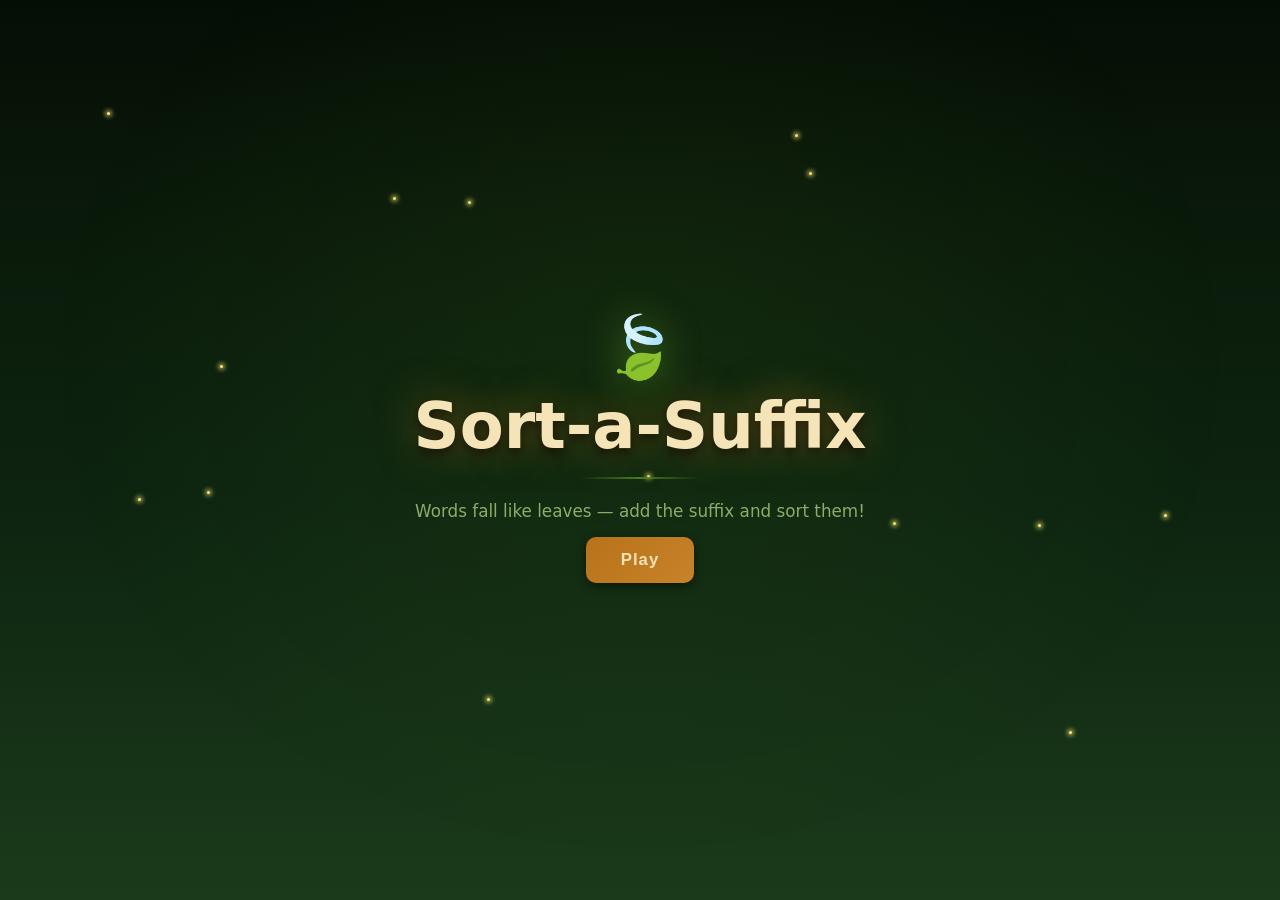
<file: SortASuffix/index.html>
<!DOCTYPE html>
<html lang="en">
<head>
<meta charset="UTF-8">
<meta name="viewport" content="width=device-width, initial-scale=1.0">
<title>Sort-a-Suffix</title>
<style>
*, *::before, *::after { box-sizing: border-box; margin: 0; padding: 0; }
html, body { width: 100%; height: 100%; overflow: hidden; user-select: none; }

body {
  font-family: 'Segoe UI', system-ui, sans-serif;
  background: linear-gradient(180deg, #050E05 0%, #0A1A0A 25%, #0D2410 55%, #1B3A1B 100%);
  color: #F4E4B8;
}

.screen {
  position: fixed; inset: 0;
  display: flex; flex-direction: column;
  align-items: center; justify-content: center;
  gap: 1.4rem; padding: 2rem; z-index: 10;
}
.hidden { display: none !important; }

.btn {
  background: linear-gradient(135deg, #B8731A, #C8832A);
  color: #F4E4B8; border: none;
  padding: 0.8rem 2.2rem; border-radius: 10px;
  font-size: 1.05rem; font-weight: 700; cursor: pointer;
  letter-spacing: 0.06em;
  transition: filter 0.15s, transform 0.1s;
  box-shadow: 0 3px 10px rgba(0,0,0,0.5);
}
.btn:hover { filter: brightness(1.15); transform: translateY(-2px); }
.btn:active { transform: translateY(0); filter: brightness(0.95); }
.btn-outline {
  background: transparent; border: 2px solid #4A7C1F; color: #A8C880;
}
.btn-outline:hover { background: rgba(74,124,31,0.25); filter: none; }

/* INTRO */
#screen-intro {
  background: radial-gradient(ellipse at 50% 40%, rgba(74,124,31,0.12) 0%, transparent 65%);
  text-align: center; gap: 1rem;
}
.intro-icon { font-size: 3.8rem; line-height: 1; filter: drop-shadow(0 0 18px rgba(74,124,31,0.9)); }
.intro-title {
  font-size: clamp(2.6rem, 6vw, 4rem); font-weight: 900; color: #F4E4B8;
  line-height: 1; text-shadow: 0 0 40px rgba(200,131,42,0.5), 0 4px 12px rgba(0,0,0,0.9);
}
.intro-tagline { font-size: 1.05rem; color: #8AAD6A; margin-top: 0.2rem; }
.intro-deco {
  width: 120px; height: 2px;
  background: linear-gradient(90deg, transparent, #4A7C1F, transparent);
  margin: 0.2rem auto;
}

/* HOW TO PLAY */
#screen-howtoplay {
  max-width: 520px; width: 100%;
  align-items: center; text-align: center;
}
.htp-title {
  font-size: 1.8rem; font-weight: 800; color: #C8832A;
  text-align: center; letter-spacing: 0.02em;
}
.steps { list-style: none; width: 100%; display: flex; flex-direction: column; gap: 0.7rem; }
.steps li {
  display: flex; align-items: flex-start; gap: 0.9rem;
  background: rgba(13,36,16,0.7); border: 1px solid rgba(74,124,31,0.35);
  border-radius: 10px; padding: 0.75rem 1rem; text-align: left;
}
.step-n {
  background: #C8832A; color: #F4E4B8;
  width: 26px; height: 26px; border-radius: 50%;
  display: flex; align-items: center; justify-content: center;
  font-weight: 800; font-size: 0.85rem; flex-shrink: 0;
}
.step-t { font-size: 0.92rem; line-height: 1.6; color: #E0D0A0; }
.step-t strong { color: #F4E4B8; }
.step-t em { color: #A8D878; font-style: normal; font-weight: 700; }
.step-t .pos { color: #90EE90; font-weight: 700; }
.step-t .neg { color: #FF8A80; font-weight: 700; }

/* DIFFICULTY SELECT */
#screen-difficulty { text-align: center; }
.diff-title { font-size: 1.9rem; font-weight: 800; color: #C8832A; }
.diff-sub { font-size: 0.95rem; color: #8AAD6A; margin-top: -0.4rem; }
.diff-grid {
  display: flex; gap: 1.2rem;
  margin-top: 0.4rem; flex-wrap: wrap; justify-content: center;
}
.d-btn {
  background: rgba(13,36,16,0.8); border: 2px solid #2D5A1B; color: #F4E4B8;
  padding: 1.4rem 2rem; border-radius: 14px;
  cursor: pointer; min-width: 130px;
  display: flex; flex-direction: column; align-items: center; gap: 0.4rem;
  transition: border-color 0.15s, background 0.15s, transform 0.1s, box-shadow 0.15s;
}
.d-btn:hover {
  border-color: #C8832A; background: rgba(74,124,31,0.3);
  transform: translateY(-3px); box-shadow: 0 6px 16px rgba(200,131,42,0.25);
}
.d-icon { font-size: 2rem; }
.d-label { font-size: 1.2rem; font-weight: 800; }
.d-hint { font-size: 0.7rem; color: #6B9E3F; letter-spacing: 0.04em; }

/* GAME SCREEN */
#screen-game { padding: 0; justify-content: flex-start; z-index: 1; background: none; }

.g-header {
  width: 100%; display: flex; align-items: center; justify-content: space-between;
  padding: 0.65rem 1.4rem; background: rgba(0,0,0,0.6);
  border-bottom: 1px solid rgba(74,124,31,0.3);
  position: relative; z-index: 20; flex-shrink: 0;
}
.g-score { font-size: 1.25rem; font-weight: 800; color: #C8832A; }
.g-score span { color: #F4E4B8; }
.g-round { font-size: 0.95rem; color: #A8C880; font-weight: 600; }
.g-difficulty { font-size: 0.85rem; color: #6B9E3F; }

#game-area { flex: 1; width: 100%; position: relative; overflow: hidden; }

#inst-banner {
  position: absolute; top: 12px; left: 50%; transform: translateX(-50%);
  background: rgba(0,0,0,0.55); border: 1px solid rgba(74,124,31,0.4);
  border-radius: 20px; padding: 0.35rem 1.1rem;
  font-size: 0.82rem; color: #A8C880; white-space: nowrap;
  z-index: 10; pointer-events: none; transition: opacity 0.3s;
}

.forest-floor { position: absolute; bottom: 0; left: 0; right: 0; pointer-events: none; z-index: 2; }

.word-card {
  position: absolute;
  background: linear-gradient(140deg, #3A6618, #4A7C1F 60%, #3D6815);
  border: 2px solid #6BAA3A; color: #F4E4B8;
  padding: 0.45rem 1rem; border-radius: 44% 12% 44% 12%;
  font-size: 1rem; font-weight: 700; cursor: pointer; white-space: nowrap;
  text-shadow: 0 1px 4px rgba(0,0,0,0.7);
  box-shadow: 0 3px 10px rgba(0,0,0,0.5), inset 0 1px 0 rgba(255,255,255,0.08);
  transition: border-color 0.12s, box-shadow 0.12s;
  z-index: 5; will-change: transform, top, left;
}
.word-card:hover { border-color: #C8832A; }
.word-card.selected {
  border-color: #FFD700;
  box-shadow: 0 0 0 3px rgba(255,215,0,0.35), 0 4px 16px rgba(255,215,0,0.4), 0 3px 10px rgba(0,0,0,0.5);
  background: linear-gradient(140deg, #4A7C1F, #5A9020 60%, #487018);
  z-index: 15;
}

.score-pop {
  position: absolute; font-size: 1.15rem; font-weight: 800;
  pointer-events: none; z-index: 100;
  animation: popFloat 1s ease forwards;
  text-shadow: 0 2px 6px rgba(0,0,0,0.8);
}
.score-pop.pos { color: #90EE90; }
.score-pop.neg { color: #FF8A80; }
@keyframes popFloat {
  0%   { opacity: 1; transform: translateY(0) scale(1); }
  20%  { transform: translateY(-8px) scale(1.15); }
  100% { opacity: 0; transform: translateY(-44px) scale(0.9); }
}

/* BUCKETS */
.buckets-row {
  width: 100%; display: flex;
  background: rgba(0,0,0,0.7); border-top: 2px solid rgba(107,58,42,0.5);
  position: relative; z-index: 20; flex-shrink: 0; height: 150px;
}
.bucket {
  flex: 1; display: flex; flex-direction: column;
  align-items: center; justify-content: center;
  cursor: pointer; gap: 0.4rem; padding: 0.7rem;
  border-right: 1px solid rgba(107,58,42,0.35);
  transition: background 0.15s; position: relative; overflow: hidden;
}
.bucket:last-child { border-right: none; }
.bucket::after {
  content: ''; position: absolute; inset: 0;
  background: rgba(200,131,42,0.12); opacity: 0; transition: opacity 0.15s;
}
.bucket.lit::after { opacity: 1; }
.bucket-barrel {
  width: 66px; height: 52px;
  background: linear-gradient(180deg, #9B6E4C 0%, #6B3A2A 45%, #512A1A 100%);
  border-radius: 6px 6px 10px 10px; border: 2px solid #A87840;
  position: relative;
  box-shadow: inset 4px 0 8px rgba(0,0,0,0.35), inset -4px 0 8px rgba(0,0,0,0.35);
}
.bucket-barrel::before {
  content: ''; position: absolute;
  top: 28%; left: -5px; right: -5px; height: 7px;
  background: linear-gradient(180deg, #D4942E, #B8731A);
  border-radius: 3px; box-shadow: 0 1px 3px rgba(0,0,0,0.5);
}
.bucket-barrel::after {
  content: ''; position: absolute;
  top: 0; left: 50%; transform: translateX(-50%);
  width: 85%; height: 9px;
  background: rgba(255,255,255,0.12); border-radius: 3px;
}
.bucket-label {
  font-size: 1.25rem; font-weight: 900; color: #D4942E;
  text-shadow: 0 2px 6px rgba(0,0,0,0.9); letter-spacing: 0.04em;
}
.bucket-hint {
  font-size: 0.7rem; color: #6B9E3F;
  text-align: center; line-height: 1.3; min-height: 2em; transition: color 0.2s;
}

@keyframes glowGreen {
  0%, 100% { box-shadow: none; }
  40%       { box-shadow: inset 0 0 0 2000px rgba(80,200,80,0.18), 0 0 30px rgba(80,200,80,0.3); }
}
@keyframes glowRed {
  0%, 100% { box-shadow: none; }
  40%       { box-shadow: inset 0 0 0 2000px rgba(200,60,60,0.18), 0 0 30px rgba(200,60,60,0.3); }
}
@keyframes glowGold {
  0%, 100% { box-shadow: none; }
  40%       { box-shadow: inset 0 0 0 2000px rgba(255,215,0,0.15), 0 0 30px rgba(255,215,0,0.25); }
}
.bucket.flash-correct { animation: glowGreen 0.65s ease; }
.bucket.flash-wrong   { animation: glowRed 0.65s ease; }
.bucket.flash-hint    { animation: glowGold 1.1s ease; }

/* GAME OVER */
#screen-gameover { text-align: center; }
.go-icon { font-size: 3.5rem; filter: drop-shadow(0 0 18px rgba(200,131,42,0.6)); }
.go-title { font-size: 2.8rem; font-weight: 900; color: #C8832A; text-shadow: 0 0 40px rgba(200,131,42,0.4); }
.go-score-lbl { font-size: 1rem; color: #8AAD6A; margin-bottom: -0.8rem; }
.go-score { font-size: 3.5rem; font-weight: 900; color: #FFD700; text-shadow: 0 0 30px rgba(255,215,0,0.5); line-height: 1; }
.go-acc { font-size: 0.95rem; color: #A8C880; }
.go-msg { font-size: 1rem; color: #E0D0A0; max-width: 340px; line-height: 1.55; }
.go-btns { display: flex; gap: 0.9rem; flex-wrap: wrap; justify-content: center; }

/* FIREFLIES */
.fly {
  position: fixed; width: 3px; height: 3px; background: #FFE878;
  border-radius: 50%; pointer-events: none;
  animation: flyFloat var(--dur) ease-in-out var(--del) infinite;
  box-shadow: 0 0 4px 2px rgba(255,232,120,0.6);
}
@keyframes flyFloat {
  0%   { opacity: 0; transform: translate(0,0); }
  15%  { opacity: 0.85; }
  85%  { opacity: 0.6; }
  100% { opacity: 0; transform: translate(var(--dx), var(--dy)); }
}
</style>
</head>
<body>

<!-- INTRO -->
<div id="screen-intro" class="screen">
  <div class="intro-icon">🍃</div>
  <h1 class="intro-title">Sort-a-Suffix</h1>
  <div class="intro-deco"></div>
  <p class="intro-tagline">Words fall like leaves — add the suffix and sort them!</p>
  <button class="btn" onclick="show('howtoplay')">Play</button>
</div>

<!-- HOW TO PLAY -->
<div id="screen-howtoplay" class="screen hidden">
  <h2 class="htp-title">How to Play</h2>
  <ol class="steps">
    <li>
      <div class="step-n">1</div>
      <div class="step-t">Words drift down on falling leaves. Each word is a <strong>base word</strong> — your job is to figure out which suffix turns it into a real word!</div>
    </li>
    <li>
      <div class="step-n">2</div>
      <div class="step-t">Three barrels sit at the bottom, each labelled with a suffix: <strong>-ful</strong>, <strong>-ous</strong>, or <strong>-ish</strong>.</div>
    </li>
    <li>
      <div class="step-n">3</div>
      <div class="step-t"><strong>Click a leaf</strong> to select it — it glows gold and pauses mid-air. Then <strong>click the right barrel</strong> to sort it!</div>
    </li>
    <li>
      <div class="step-n">4</div>
      <div class="step-t">For example: <strong>"wonder"</strong> + <strong>-ful</strong> = <em>wonderful</em> ✓ &nbsp;|&nbsp; <strong>"child"</strong> + <strong>-ish</strong> = <em>childish</em> ✓</div>
    </li>
    <li>
      <div class="step-n">5</div>
      <div class="step-t">Correct sort = <span class="pos">+10 pts</span>. Wrong barrel or word hits the ground = <span class="neg">−5 pts</span>. Good luck!</div>
    </li>
  </ol>
  <button class="btn" onclick="show('difficulty')">Got it!</button>
</div>

<!-- DIFFICULTY SELECT -->
<div id="screen-difficulty" class="screen hidden">
  <h2 class="diff-title">Choose Difficulty</h2>
  <p class="diff-sub">Pick your challenge level</p>
  <div class="diff-grid">
    <button class="d-btn" onclick="startGame('easy')">
      <span class="d-icon">🌱</span>
      <span class="d-label">Easy</span>
      <span class="d-hint">Common words</span>
    </button>
    <button class="d-btn" onclick="startGame('medium')">
      <span class="d-icon">🌿</span>
      <span class="d-label">Medium</span>
      <span class="d-hint">Trickier words</span>
    </button>
    <button class="d-btn" onclick="startGame('hard')">
      <span class="d-icon">🍃</span>
      <span class="d-label">Hard</span>
      <span class="d-hint">Challenge mode</span>
    </button>
  </div>
</div>

<!-- GAME -->
<div id="screen-game" class="screen hidden">
  <div class="g-header">
    <div class="g-score">Score: <span id="score-val">0</span></div>
    <div class="g-round" id="round-lbl">Round 1</div>
    <div class="g-difficulty" id="difficulty-lbl">Easy</div>
  </div>
  <div id="game-area">
    <div id="inst-banner">Click a leaf to select, then click a barrel to sort</div>
    <svg class="forest-floor" viewBox="0 0 1440 110" preserveAspectRatio="none" xmlns="http://www.w3.org/2000/svg">
      <polygon points="0,110 55,18 110,110"    fill="#050E05"/>
      <polygon points="90,110 155,2 220,110"   fill="#071007"/>
      <polygon points="185,110 248,28 310,110"  fill="#060F06"/>
      <polygon points="278,110 345,8 412,110"   fill="#050E05"/>
      <polygon points="375,110 435,32 495,110"  fill="#071007"/>
      <polygon points="465,110 530,5 595,110"   fill="#060F06"/>
      <polygon points="558,110 622,22 686,110"  fill="#050E05"/>
      <polygon points="650,110 718,2 786,110"   fill="#071007"/>
      <polygon points="748,110 810,30 872,110"  fill="#060F06"/>
      <polygon points="840,110 905,10 970,110"  fill="#050E05"/>
      <polygon points="935,110 998,25 1061,110" fill="#071007"/>
      <polygon points="1025,110 1092,5 1159,110" fill="#060F06"/>
      <polygon points="1120,110 1182,20 1244,110" fill="#050E05"/>
      <polygon points="1205,110 1270,8 1335,110"  fill="#071007"/>
      <polygon points="1295,110 1368,30 1440,110" fill="#060F06"/>
      <rect x="0" y="90" width="1440" height="20" fill="#050E05"/>
    </svg>
  </div>
  <div class="buckets-row" id="buckets-row"></div>
</div>

<!-- GAME OVER -->
<div id="screen-gameover" class="screen hidden">
  <div class="go-icon">🍂</div>
  <h2 class="go-title">Well Done!</h2>
  <div class="go-score-lbl">Final Score</div>
  <div class="go-score" id="go-score">0</div>
  <div class="go-acc" id="go-acc"></div>
  <div class="go-msg" id="go-msg"></div>
  <div class="go-btns">
    <button class="btn btn-outline" onclick="show('difficulty')">Change Difficulty</button>
    <button class="btn" onclick="restartGame()">Play Again</button>
  </div>
</div>

<script>
/* ============================================================
   WORD BANK — base words only, no suffix attached.
   Each word has exactly one valid match among -ful, -ous, -ish.
============================================================ */
const WORD_BANK = {
  '-ful': {
    easy:   ['harm', 'fear', 'peace', 'play', 'cheer'],
    medium: ['truth', 'boast', 'skill', 'thank', 'rest'],
    hard:   ['sorrow', 'dread', 'spite', 'scorn', 'deceit']
  },
  '-ous': {
    easy:   ['fame', 'nerve', 'danger', 'humor', 'poison'],
    medium: ['courage', 'envy', 'fury', 'glory', 'mystery'],
    hard:   ['ambition', 'caution', 'riot', 'outrage', 'luxury']
  },
  '-ish': {
    easy:   ['child', 'fool', 'self', 'clown', 'snob'],
    medium: ['fever', 'fiend', 'freak', 'wolf', 'lout'],
    hard:   ['rogue', 'ghoul', 'imp', 'knave', 'brute']
  }
};

const ROUND_SUFFIXES = ['-ful', '-ous', '-ish'];

/* ============================================================
   STATE
============================================================ */
const G = {
  difficulty: 'easy',
  score: 0, correct: 0, sorted: 0,
  selected: null,
  words: [], queue: [],
  spawned: 0,
  running: false,
  rafId: null, spawnTimer: null,
  lastTs: 0
};

const FALL_PX_S      = 52;
const SWAY_AMP       = 13;
const SPAWN_MS       = 2700;
const WORDS_PER_SUFFIX = 5;

/* ============================================================
   UTILITY
============================================================ */
function show(id) {
  document.querySelectorAll('.screen').forEach(s => s.classList.add('hidden'));
  document.getElementById('screen-' + id).classList.remove('hidden');
}

function shuffle(arr) {
  for (let i = arr.length - 1; i > 0; i--) {
    const j = Math.floor(Math.random() * (i + 1));
    [arr[i], arr[j]] = [arr[j], arr[i]];
  }
  return arr;
}

/* ============================================================
   ENTRY POINTS
============================================================ */
function startGame(difficulty) {
  G.difficulty = difficulty;
  G.score = 0; G.correct = 0; G.sorted = 0;
  beginRound();
}

function restartGame() { startGame(G.difficulty); }

function beginRound() {
  stopLoop();
  clearArea();
  G.words = []; G.selected = null; G.spawned = 0; G.running = true;

  G.queue = shuffle(
    ROUND_SUFFIXES.flatMap(suffix =>
      shuffle([...WORD_BANK[suffix][G.difficulty]]).slice(0, WORDS_PER_SUFFIX)
        .map(word => ({ word, suffix }))
    )
  );

  document.getElementById('score-val').textContent = G.score;
  document.getElementById('round-lbl').textContent = 'Round 1';
  document.getElementById('difficulty-lbl').textContent =
    G.difficulty.charAt(0).toUpperCase() + G.difficulty.slice(1);
  renderBuckets(ROUND_SUFFIXES);
  show('game');

  G.spawnTimer = setTimeout(spawnNext, 900);
  G.lastTs = performance.now();
  G.rafId = requestAnimationFrame(loop);
}

/* ============================================================
   BUCKETS
============================================================ */
function renderBuckets(suffixes) {
  const row = document.getElementById('buckets-row');
  row.innerHTML = '';
  suffixes.forEach(suffix => {
    const b = document.createElement('div');
    b.className = 'bucket';
    b.dataset.suffix = suffix;
    b.innerHTML = `
      <div class="bucket-barrel"></div>
      <div class="bucket-label">${suffix}</div>
      <div class="bucket-hint">tap to sort</div>
    `;
    b.addEventListener('click', () => onBucket(suffix, b));
    row.appendChild(b);
  });
}

/* ============================================================
   SPAWN
============================================================ */
function spawnNext() {
  if (!G.running || G.spawned >= G.queue.length) return;

  const { word, suffix } = G.queue[G.spawned++];
  const area = document.getElementById('game-area');
  const W = area.clientWidth;

  const el = document.createElement('div');
  el.className = 'word-card';
  el.textContent = word;
  el.style.top = '-60px';

  const estW = Math.max(90, word.length * 11 + 36);
  const baseX = Math.random() * (W - estW - 30) + 20;
  el.style.left = baseX + 'px';

  const wo = {
    word, suffix, el,
    x: baseX, baseX,
    y: -60,
    phase: Math.random() * Math.PI * 2,
    speed: 0.7 + Math.random() * 0.5,
    paused: false, done: false, age: 0
  };

  el.addEventListener('click', e => { e.stopPropagation(); onWord(wo); });
  area.appendChild(el);
  G.words.push(wo);

  if (G.spawned < G.queue.length) {
    G.spawnTimer = setTimeout(spawnNext, SPAWN_MS);
  }
}

/* ============================================================
   GAME LOOP
============================================================ */
function loop(ts) {
  if (!G.running) return;
  const dt = Math.min(ts - G.lastTs, 80);
  G.lastTs = ts;

  const area = document.getElementById('game-area');
  const H = area.clientHeight;

  G.words.forEach(wo => {
    if (wo.paused || wo.done) return;
    wo.age += dt / 1000;
    wo.y   += FALL_PX_S * (dt / 1000);
    const sx = Math.sin(wo.phase + wo.age * wo.speed) * SWAY_AMP;
    wo.el.style.top  = wo.y + 'px';
    wo.el.style.left = (wo.baseX + sx) + 'px';
    if (wo.y > H + 10) onMiss(wo);
  });

  checkRoundEnd();
  G.rafId = requestAnimationFrame(loop);
}

function stopLoop() {
  G.running = false;
  if (G.rafId)     { cancelAnimationFrame(G.rafId); G.rafId = null; }
  if (G.spawnTimer) { clearTimeout(G.spawnTimer); G.spawnTimer = null; }
}

function clearArea() {
  document.getElementById('game-area')
    .querySelectorAll('.word-card, .score-pop')
    .forEach(e => e.remove());
}

/* ============================================================
   INTERACTION
============================================================ */
function onWord(wo) {
  if (wo.done) return;
  if (G.selected === wo) {
    wo.el.classList.remove('selected');
    wo.paused = false;
    G.selected = null;
    setBucketsLit(false);
    return;
  }
  if (G.selected) {
    G.selected.el.classList.remove('selected');
    G.selected.paused = false;
  }
  wo.el.classList.add('selected');
  wo.paused = true;
  G.selected = wo;
  setBucketsLit(true);
}

function onBucket(suffix, bucketEl) {
  if (!G.selected) return;
  const wo = G.selected;
  G.selected = null;
  setBucketsLit(false);
  wo.el.classList.remove('selected');
  wo.done = true; wo.paused = true;
  G.sorted++;

  if (suffix === wo.suffix) {
    G.correct++;
    addScore(10, wo.el);
    flashBucket(bucketEl, 'correct');
    fadeWord(wo.el, 300);
  } else {
    addScore(-5, wo.el);
    flashBucket(bucketEl, 'wrong');
    const correctEl = document.querySelector(`.bucket[data-suffix="${wo.suffix}"]`);
    if (correctEl) { flashBucket(correctEl, 'hint'); showHint(correctEl, wo.word, wo.suffix); }
    flyWord(wo.el, correctEl || bucketEl);
  }
}

function onMiss(wo) {
  if (wo.done) return;
  wo.done = true; wo.paused = true;
  if (G.selected === wo) { G.selected = null; setBucketsLit(false); }
  G.sorted++;
  addScore(-5, null);
  const correctEl = document.querySelector(`.bucket[data-suffix="${wo.suffix}"]`);
  if (correctEl) { flashBucket(correctEl, 'hint'); showHint(correctEl, wo.word, wo.suffix); }
  fadeWord(wo.el, 200);
}

/* ============================================================
   VISUAL HELPERS
============================================================ */
function setBucketsLit(on) {
  document.querySelectorAll('.bucket').forEach(b => b.classList.toggle('lit', on));
}

function flashBucket(el, type) {
  el.classList.remove('flash-correct', 'flash-wrong', 'flash-hint');
  void el.offsetWidth;
  el.classList.add('flash-' + type);
  setTimeout(() => el.classList.remove('flash-' + type), 700);
}

function showHint(bucketEl, word, suffix) {
  const hint = bucketEl.querySelector('.bucket-hint');
  hint.textContent = `"${word}${suffix}" goes here!`;
  hint.style.color = '#FFD700';
  setTimeout(() => { hint.textContent = 'tap to sort'; hint.style.color = ''; }, 1600);
}

function fadeWord(el, ms) {
  el.style.transition = `opacity ${ms}ms ease`;
  el.style.opacity = '0';
  setTimeout(() => el.remove(), ms + 50);
}

function flyWord(el, targetEl) {
  if (!targetEl) { fadeWord(el, 300); return; }
  const eR = el.getBoundingClientRect();
  const tR = targetEl.getBoundingClientRect();
  const dx = (tR.left + tR.width / 2)  - (eR.left + eR.width / 2);
  const dy = (tR.top  + tR.height / 2) - (eR.top  + eR.height / 2);
  el.style.transition = 'transform 0.45s cubic-bezier(.4,0,.6,1), opacity 0.25s ease 0.28s';
  el.style.transform  = `translate(${dx}px,${dy}px) scale(0.65)`;
  el.style.opacity    = '0';
  el.style.zIndex     = '50';
  setTimeout(() => el.remove(), 520);
}

function addScore(delta, anchor) {
  G.score = Math.max(0, G.score + delta);
  document.getElementById('score-val').textContent = G.score;

  const area = document.getElementById('game-area');
  const pop  = document.createElement('div');
  pop.className = 'score-pop ' + (delta > 0 ? 'pos' : 'neg');
  pop.textContent = delta > 0 ? `+${delta}` : `${delta}`;

  if (anchor) {
    const aR = area.getBoundingClientRect();
    const eR = anchor.getBoundingClientRect();
    pop.style.left = (eR.left - aR.left + eR.width / 2 - 18) + 'px';
    pop.style.top  = (eR.top  - aR.top  - 8) + 'px';
  } else {
    pop.style.left = '50%'; pop.style.top = '35%';
    pop.style.transform = 'translateX(-50%)';
  }

  area.appendChild(pop);
  setTimeout(() => pop.remove(), 1050);
}

/* ============================================================
   ROUND / GAME END
============================================================ */
function checkRoundEnd() {
  if (!G.running) return;
  if (G.spawned < G.queue.length) return;
  if (G.words.some(w => !w.done)) return;
  stopLoop();
  setTimeout(showGameOver, 500);
}

function showGameOver() {
  document.getElementById('go-score').textContent = G.score;
  const pct = G.sorted > 0 ? Math.round((G.correct / G.sorted) * 100) : 0;
  document.getElementById('go-acc').textContent =
    `Accuracy: ${pct}% — ${G.correct} of ${G.sorted} words correct`;
  const msgs = [
    [90, "Outstanding! You're a suffix master! 🌟"],
    [75, "Great work! You clearly know your suffixes."],
    [50, "Good effort! Keep practising and you'll ace it."],
    [ 0, "Keep going — every word you sort teaches you something new!"]
  ];
  document.getElementById('go-msg').textContent = msgs.find(([t]) => pct >= t)[1];
  show('gameover');
}

/* ============================================================
   AMBIENT FIREFLIES
============================================================ */
for (let i = 0; i < 14; i++) {
  const f = document.createElement('div');
  f.className = 'fly';
  f.style.left = Math.random() * 100 + 'vw';
  f.style.top  = (10 + Math.random() * 75) + 'vh';
  f.style.setProperty('--dx', (Math.random() * 70 - 35) + 'px');
  f.style.setProperty('--dy', (Math.random() * 70 - 35) + 'px');
  f.style.setProperty('--dur', (4 + Math.random() * 7) + 's');
  f.style.setProperty('--del', (Math.random() * 9) + 's');
  document.body.appendChild(f);
}

document.addEventListener('click', () => {
  const b = document.getElementById('inst-banner');
  if (b) { b.style.opacity = '0'; setTimeout(() => b?.remove(), 300); }
}, { once: true });
</script>
</body>
</html>
</file>
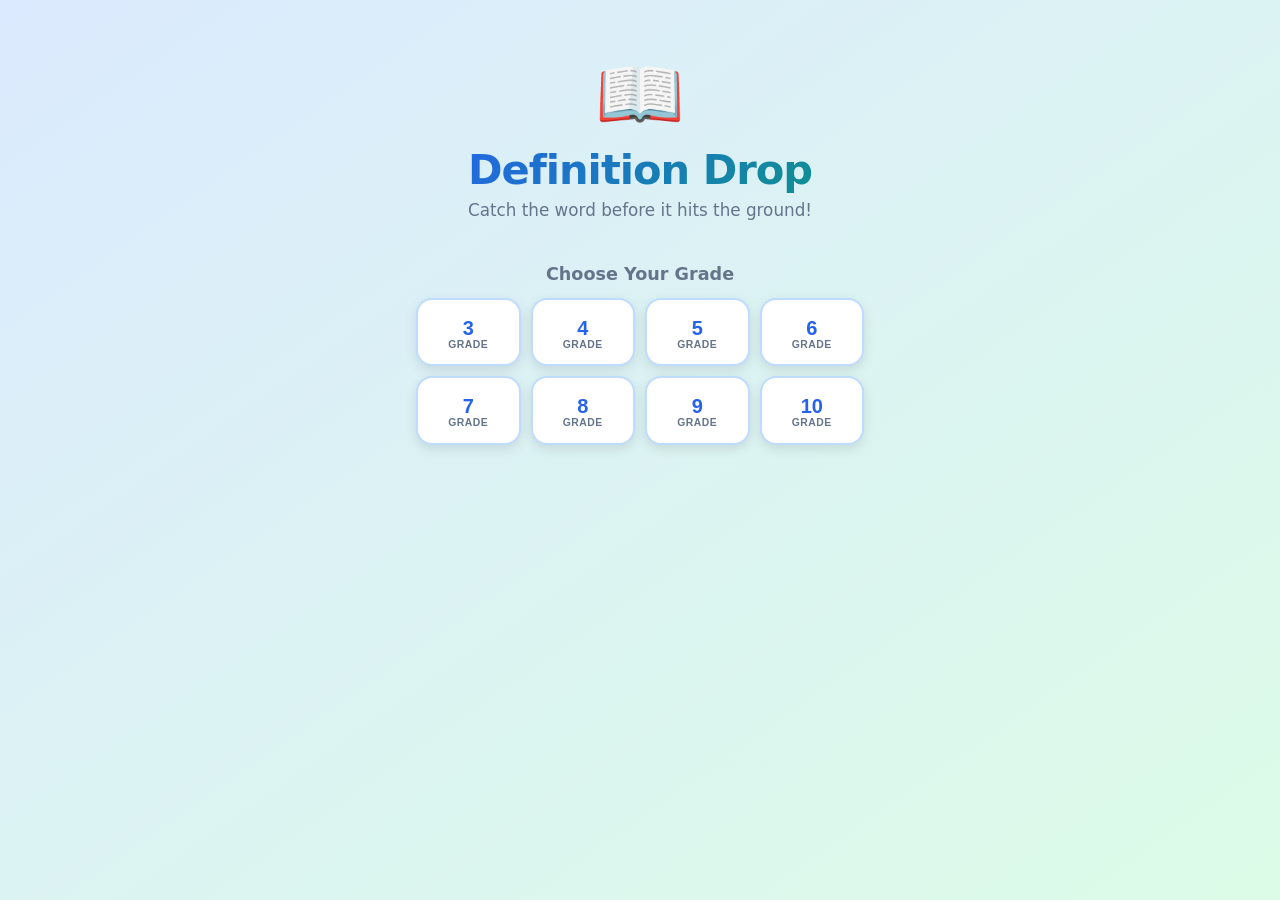
<file: VocabArena/index.html>
<!DOCTYPE html>
<html lang="en">
<head>
  <meta charset="UTF-8" />
  <meta name="viewport" content="width=device-width, initial-scale=1.0" />
  <title>Definition Drop | VocabArena</title>
  <link rel="stylesheet" href="style.css" />
</head>
<body>

  <!-- ── WELCOME SCREEN ── -->
  <div id="screen-welcome" class="screen active">
    <div class="welcome-hero">
      <div class="logo-bounce">📖</div>
      <h1>Definition Drop</h1>
      <p class="tagline">Catch the word before it hits the ground!</p>
    </div>
    <div class="grade-section">
      <h2 class="section-label">Choose Your Grade</h2>
      <div class="grade-grid" id="grade-grid"></div>
    </div>
  </div>

  <!-- ── LEVEL SELECT SCREEN ── -->
  <div id="screen-level" class="screen">
    <button class="back-btn" id="back-to-grades">&#8592; Back</button>
    <div class="level-header">
      <h2>Grade <span id="grade-label"></span></h2>
      <p>Pick your challenge</p>
    </div>
    <div class="level-cards" id="level-cards"></div>
  </div>

  <!-- ── ALREADY PLAYED SCREEN ── -->
  <div id="screen-played" class="screen">
    <div class="played-wrap">
      <div class="played-moon">🌙</div>
      <h2>Round Complete!</h2>
      <p>You've already played <strong id="played-desc"></strong> today.</p>
      <p class="played-hint">Come back tomorrow for a fresh round!</p>
      <button class="btn-primary" id="try-other-btn">Try Another Level</button>
    </div>
  </div>

  <!-- ── GAME SCREEN ── -->
  <div id="screen-game" class="screen">
    <header class="game-header">
      <div class="lives" id="lives-display"></div>
      <div class="q-counter" id="question-counter">1 / 5</div>
      <div class="game-score">&#9733; <span id="score-count">0</span></div>
    </header>

    <div class="game-area" id="game-area">
      <div id="def-card" class="def-card">
        <p id="def-text"></p>
      </div>
      <!-- decorative elements -->
      <div class="deco deco-star1">&#10022;</div>
      <div class="deco deco-star2">&#10022;</div>
      <div class="deco deco-cloud1">&#9729;</div>
      <div class="deco deco-cloud2">&#9729;</div>
    </div>

    <div class="timer-track">
      <div id="timer-bar" class="timer-fill"></div>
    </div>

    <div class="word-grid" id="word-choices"></div>

    <!-- inline feedback overlay -->
    <div id="feedback-overlay" class="feedback-overlay hidden">
      <div class="feedback-box">
        <div class="fb-emoji" id="fb-emoji"></div>
        <p class="fb-msg" id="fb-msg"></p>
        <p class="fb-correct">Answer: <strong id="fb-word"></strong></p>
      </div>
    </div>
  </div>

  <!-- ── RESULTS SCREEN ── -->
  <div id="screen-results" class="screen">
    <div class="results-wrap">
      <div class="badge-card">
        <div class="badge-emoji" id="badge-emoji"></div>
        <h2 class="badge-title" id="badge-title"></h2>
        <p class="badge-desc" id="badge-desc"></p>
      </div>

      <div class="result-score">
        <span class="result-num" id="result-num">0</span>
        <span class="result-denom" id="result-denom">/ 5 correct</span>
      </div>

      <div class="words-section">
        <h3 class="words-heading">Words from Today's Round</h3>
        <div id="word-accordion"></div>
      </div>

      <button class="btn-primary" id="play-again-btn">Back to Home</button>
    </div>
  </div>

  <script src="words.js"></script>
  <script src="game.js"></script>
</body>
</html>
</file>
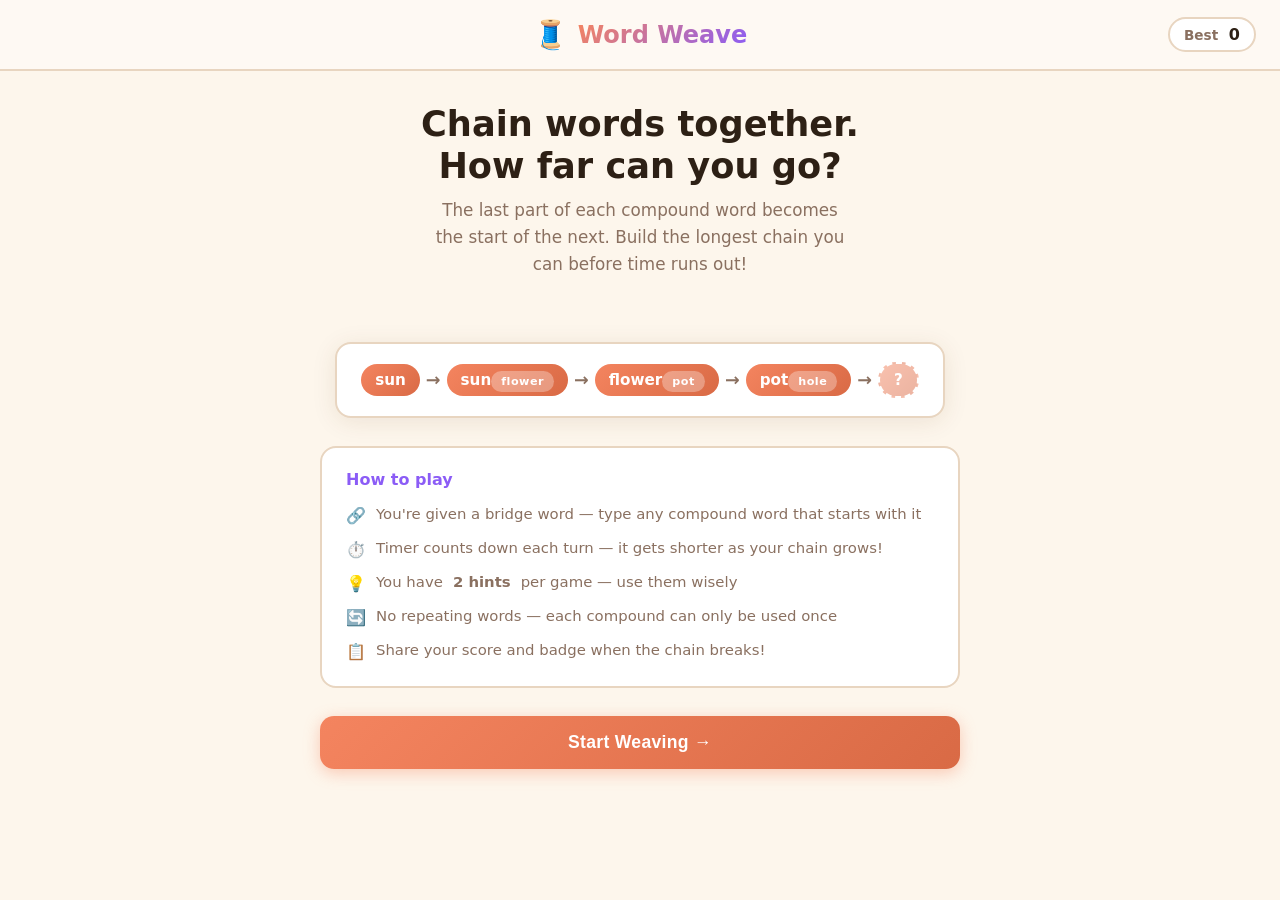
<file: WordWeave/index.html>
<!DOCTYPE html>
<html lang="en">
<head>
  <meta charset="UTF-8" />
  <meta name="viewport" content="width=device-width, initial-scale=1.0" />
  <title>Word Weave</title>
  <link rel="stylesheet" href="style.css" />
</head>
<body>

  <!-- ── Header ── -->
  <header>
    <div class="logo">
      <span class="logo-icon">🧵</span>
      <h1>Word Weave</h1>
    </div>
    <div class="header-stats">
      <div class="stat-chip">
        Best&nbsp;<span class="val" id="header-best">0</span>
      </div>
    </div>
  </header>

  <!-- ══════════════════════ HOME SCREEN ══════════════════════ -->
  <section class="screen active" id="screen-home">

    <div class="home-hero">
      <h2>Chain words together.<br>How far can you go?</h2>
      <p>The last part of each compound word becomes the start of the next. Build the longest chain you can before time runs out!</p>
    </div>

    <div class="chain-demo">
      <span class="demo-word">sun</span>
      <span class="demo-arrow">→</span>
      <span class="demo-word">sun<span class="demo-link" style="background:rgba(255,255,255,0.3);color:white;font-size:0.7rem;">flower</span></span>
      <span class="demo-arrow">→</span>
      <span class="demo-word">flower<span class="demo-link" style="background:rgba(255,255,255,0.3);color:white;font-size:0.7rem;">pot</span></span>
      <span class="demo-arrow">→</span>
      <span class="demo-word">pot<span class="demo-link" style="background:rgba(255,255,255,0.3);color:white;font-size:0.7rem;">hole</span></span>
      <span class="demo-arrow">→</span>
      <span class="demo-word" style="opacity:0.5;border: 2px dashed white;">?</span>
    </div>

    <div class="how-to-box">
      <h3>How to play</h3>
      <ul>
        <li><span class="icon">🔗</span> You're given a bridge word — type any compound word that starts with it</li>
        <li><span class="icon">⏱️</span> Timer counts down each turn — it gets shorter as your chain grows!</li>
        <li><span class="icon">💡</span> You have <strong>2 hints</strong> per game — use them wisely</li>
        <li><span class="icon">🔄</span> No repeating words — each compound can only be used once</li>
        <li><span class="icon">📋</span> Share your score and badge when the chain breaks!</li>
      </ul>
    </div>

    <button class="btn btn-primary" id="start-btn">Start Weaving →</button>

  </section>

  <!-- ══════════════════════ GAME SCREEN ══════════════════════ -->
  <section class="screen" id="screen-game">

    <!-- Top bar -->
    <div class="game-header">
      <div class="chain-counter">
        <span class="chain-number" id="chain-num">0</span>
        <div>
          <div class="chain-label">Chain</div>
          <div id="diff-label" class="difficulty-tag diff-easy">Easy</div>
        </div>
      </div>

      <button class="hint-btn" id="hint-btn">
        💡 Hint <span id="hint-count">2</span>
      </button>
    </div>

    <!-- Timer ring -->
    <div class="timer-wrap">
      <svg class="timer-ring-svg" width="90" height="90" viewBox="0 0 90 90">
        <circle class="timer-track" cx="45" cy="45" r="40"/>
        <circle class="timer-progress" id="timer-progress" cx="45" cy="45" r="40"/>
      </svg>
      <span class="timer-countdown" id="timer-countdown">20</span>
    </div>

    <!-- Bridge display -->
    <div class="bridge-display">
      <div class="bridge-label">Start your word with</div>
      <span class="bridge-word" id="bridge-word">sun</span>
      <span class="bridge-arrow">→</span>
      <span style="font-size:1.8rem;color:var(--border);">?</span>
    </div>

    <!-- Input -->
    <div class="input-area">
      <input
        type="text"
        id="word-input"
        placeholder="type a compound word…"
        autocomplete="off"
        autocorrect="off"
        autocapitalize="none"
        spellcheck="false"
      />
      <button id="submit-btn" title="Submit">→</button>
    </div>

    <!-- Feedback -->
    <div class="feedback-msg" id="feedback-msg"></div>

    <!-- Chain trail -->
    <div class="chain-trail-wrap">
      <div class="chain-trail" id="chain-trail">
        <span class="chain-trail-empty">Your chain will appear here…</span>
      </div>
    </div>

  </section>

  <!-- ══════════════════════ END SCREEN ══════════════════════ -->
  <section class="screen" id="screen-end">

    <div class="end-header">
      <span class="end-badge-icon" id="end-badge-icon">🪢</span>
      <div class="end-badge-name" id="end-badge-name">Tangled Beginner</div>
    </div>

    <div class="end-score-box">
      <div class="end-score-label">Chain Length</div>
      <div class="end-score-number" id="end-score-num">0</div>
      <div class="end-score-sub">compound words linked</div>
    </div>

    <div class="end-chain-display">
      <h3>Your Chain</h3>
      <div class="end-chain-words" id="end-chain-words"></div>
    </div>

    <div class="end-actions">
      <button class="btn btn-secondary" id="share-btn">📋 Share Score</button>
      <button class="btn btn-primary" id="play-again-btn">Play Again →</button>
    </div>

    <div class="feedback-msg" id="feedback-msg-end" style="margin-top:4px;text-align:center;"></div>

  </section>

  <!-- Toast -->
  <div class="share-toast" id="share-toast">Copied to clipboard!</div>

  <script src="game.js"></script>
</body>
</html>
</file>
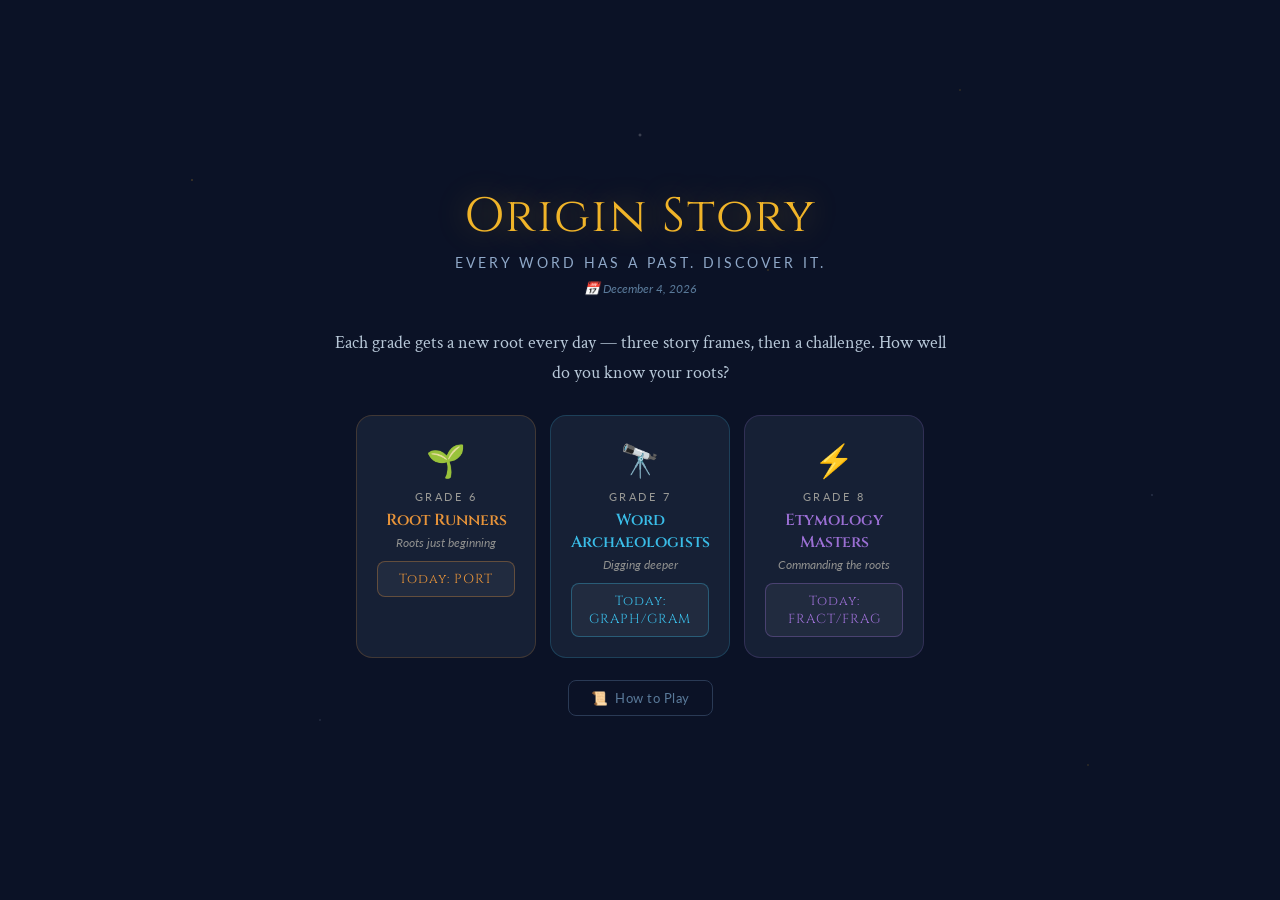
<file: Origin Story/OriginStory.html>
<!DOCTYPE html>
<html lang="en">
<head>
<meta charset="UTF-8">
<meta name="viewport" content="width=device-width, initial-scale=1.0">
<title>Origin Story</title>
<link href="https://fonts.googleapis.com/css2?family=Cinzel:wght@400;600;700&family=Crimson+Text:ital,wght@0,400;0,600;1,400&family=Lato:wght@300;400;700&display=swap" rel="stylesheet">
<style>
*,*::before,*::after{margin:0;padding:0;box-sizing:border-box}
body{
  font-family:'Lato',sans-serif;
  background:#0B1226;
  min-height:100vh;
  display:flex;align-items:center;justify-content:center;
  padding:20px;
  color:#F0EAD6;
  position:relative;overflow-x:hidden;
}
/* star field */
body::before{
  content:'';position:fixed;inset:0;
  background:
    radial-gradient(1px 1px at 15% 20%, rgba(240,180,40,0.6) 0%,transparent 100%),
    radial-gradient(1px 1px at 75% 10%, rgba(240,180,40,0.4) 0%,transparent 100%),
    radial-gradient(1px 1px at 40% 70%, rgba(200,220,255,0.5) 0%,transparent 100%),
    radial-gradient(1px 1px at 90% 55%, rgba(200,220,255,0.4) 0%,transparent 100%),
    radial-gradient(1px 1px at 60% 30%, rgba(240,180,40,0.5) 0%,transparent 100%),
    radial-gradient(1px 1px at 25% 80%, rgba(200,220,255,0.3) 0%,transparent 100%),
    radial-gradient(1px 1px at 85% 85%, rgba(240,180,40,0.4) 0%,transparent 100%),
    radial-gradient(2px 2px at 50% 15%, rgba(255,255,255,0.3) 0%,transparent 100%);
  pointer-events:none;z-index:0;
}
#app{position:relative;z-index:1;width:100%;max-width:620px}

/* ── GRADE SELECT ── */
.gs-header{text-align:center;margin-bottom:32px}
.gs-title{
  font-family:'Cinzel',serif;font-size:clamp(2em,7vw,3em);
  color:#F0B429;letter-spacing:2px;text-shadow:0 0 30px rgba(240,180,40,0.4);
}
.gs-sub{color:#8FA8C8;font-size:.85em;letter-spacing:3px;text-transform:uppercase;margin-top:6px}
.gs-date{color:#5A7A9A;font-size:.78em;margin-top:10px;font-style:italic}
.gs-prompt{
  font-family:'Crimson Text',serif;font-size:1.15em;
  color:#B8C8D8;text-align:center;margin-bottom:28px;line-height:1.6;
}
.grade-cards{display:flex;gap:14px;justify-content:center;flex-wrap:wrap}
.grade-card{
  background:#162035;border:1px solid #2A3A55;border-radius:16px;
  padding:24px 20px 20px;cursor:pointer;transition:transform .2s,box-shadow .2s,border-color .2s;
  min-width:160px;text-align:center;flex:1;max-width:180px;
}
.grade-card:hover{transform:translateY(-5px);box-shadow:0 12px 30px rgba(0,0,0,.4)}
.gc-emoji{font-size:2em;display:block;margin-bottom:10px}
.gc-level{font-size:.68em;letter-spacing:2.5px;text-transform:uppercase;opacity:.6;margin-bottom:6px}
.gc-name{font-family:'Cinzel',serif;font-size:1em;font-weight:600;margin-bottom:5px}
.gc-tag{font-size:.72em;opacity:.55;font-style:italic}
.gc-word{
  margin-top:12px;padding:8px 10px;border-radius:8px;
  font-family:'Cinzel',serif;font-size:.82em;letter-spacing:1px;
  background:rgba(255,255,255,.05);border:1px solid;
}

/* ── HOW TO PLAY ── */
.how-link{
  text-align:center;margin-top:22px;
}
.ghost-btn{
  background:none;border:1.5px solid #2A3A55;color:#5A7A9A;
  border-radius:8px;padding:9px 22px;cursor:pointer;
  font-family:'Lato',sans-serif;font-size:.84em;letter-spacing:.5px;
  transition:background .18s,color .18s,border-color .18s;
}
.ghost-btn:hover{background:#1C2E45;color:#B8C8D8;border-color:#3A5A7A}

/* ── STORY SCREEN ── */
.story-header{
  display:flex;justify-content:space-between;align-items:center;
  margin-bottom:16px;flex-wrap:wrap;gap:10px;
}
.root-badge{
  background:var(--gc,#F0B429);color:#0B1226;
  border-radius:8px;padding:6px 16px;
  font-family:'Cinzel',serif;font-size:.88em;font-weight:700;letter-spacing:1px;
}
.grade-badge{
  background:#162035;border:1px solid #2A3A55;color:#8FA8C8;
  border-radius:8px;padding:6px 14px;font-size:.78em;
}
/* Frame card */
.frame-card{
  background:#0F1C35;border:2px solid var(--gc,#F0B429);
  border-radius:16px;overflow:hidden;
  box-shadow:0 0 25px rgba(0,0,0,.5), 0 0 0 1px rgba(240,180,40,.08);
  animation:fadeSlide .35s ease;
}
@keyframes fadeSlide{from{opacity:0;transform:translateX(18px)}to{opacity:1;transform:translateX(0)}}
.frame-era{
  background:rgba(240,180,40,.08);border-bottom:1px solid rgba(240,180,40,.15);
  padding:8px 18px;display:flex;justify-content:space-between;align-items:center;
}
.era-text{font-size:.72em;letter-spacing:2px;text-transform:uppercase;color:var(--gc,#F0B429);opacity:.8}
.frame-num{font-size:.7em;color:#4A6A8A;letter-spacing:1px}
.scene-area{
  padding:28px 20px 22px;text-align:center;
  background:var(--scene-bg,rgba(240,160,40,.04));
}
.scene-icons{font-size:2.8em;letter-spacing:8px;display:block;margin-bottom:16px;line-height:1}
.frame-title{
  font-family:'Cinzel',serif;color:var(--gc,#F0B429);
  font-size:.82em;letter-spacing:2px;text-transform:uppercase;
  margin-bottom:14px;opacity:.85;
}
.frame-text{
  font-family:'Crimson Text',serif;font-size:1.18em;
  color:#D0DDE8;line-height:1.75;text-align:left;
  max-width:520px;margin:0 auto;
}
.frame-text strong{color:var(--gc,#F0B429)}
.frame-footer{
  padding:14px 20px;border-top:1px solid rgba(255,255,255,.06);
  display:flex;justify-content:space-between;align-items:center;
}
.frame-dots{display:flex;gap:8px}
.fdot{width:10px;height:10px;border-radius:50%;background:#1E2E45;border:1.5px solid #2A3A55;transition:all .25s}
.fdot.active{background:var(--gc,#F0B429);border-color:var(--gc,#F0B429);box-shadow:0 0 8px var(--gc,#F0B429)}
.advance-hint{font-size:.72em;color:#3A5A7A;letter-spacing:.5px}

/* ── QUESTION SCREEN ── */
.q-header{display:flex;justify-content:space-between;align-items:center;margin-bottom:16px;flex-wrap:wrap;gap:8px}
.q-progress{font-size:.78em;color:#5A7A9A}
.q-card{background:#0F1C35;border:2px solid var(--gc,#F0B429);border-radius:16px;overflow:hidden;animation:fadeSlide .3s ease}
.q-type-bar{
  background:rgba(240,180,40,.08);border-bottom:1px solid rgba(240,180,40,.15);
  padding:8px 18px;
}
.q-type-badge{
  display:inline-block;background:var(--gc,#F0B429);color:#0B1226;
  border-radius:4px;padding:2px 10px;font-size:.65em;font-weight:700;letter-spacing:2px;text-transform:uppercase;
}
.q-body{padding:22px 20px 20px}
.q-text{
  font-family:'Crimson Text',serif;font-size:1.25em;
  color:#E0EAF4;line-height:1.65;margin-bottom:22px;
}
.q-options{display:flex;flex-direction:column;gap:10px}
.opt-btn{
  background:#162035;border:1.5px solid #2A3A55;border-radius:10px;
  padding:13px 18px;cursor:pointer;text-align:left;
  font-family:'Crimson Text',serif;font-size:1.05em;color:#C0D0E0;
  transition:background .18s,border-color .18s,color .18s;
  display:flex;align-items:center;gap:12px;
}
.opt-btn:hover:not(:disabled){background:#1C2E45;border-color:#3A5A7A;color:#E0EAF4}
.opt-btn:disabled{cursor:default}
.opt-label{
  font-family:'Cinzel',serif;font-size:.72em;font-weight:700;
  color:var(--gc,#F0B429);opacity:.7;flex-shrink:0;letter-spacing:1px;
  width:18px;
}
.opt-btn.correct{background:rgba(50,200,100,.12);border-color:#32C864;color:#A0F0B0}
.opt-btn.correct .opt-label{color:#32C864;opacity:1}
.opt-btn.wrong{background:rgba(255,60,60,.1);border-color:#FF5050;color:#FFB0B0}
.opt-btn.wrong .opt-label{color:#FF5050;opacity:1}
.opt-btn.show-correct{background:rgba(50,200,100,.08);border-color:#32C864;color:#A0F0B0}
.q-explanation{
  margin-top:16px;padding:14px 16px;
  background:rgba(240,180,40,.06);border-left:3px solid var(--gc,#F0B429);
  border-radius:0 8px 8px 0;
  font-family:'Crimson Text',serif;font-size:1em;color:#A0B8CC;line-height:1.6;
  display:none;
}
.q-explanation.show{display:block}
.q-next-row{margin-top:18px;text-align:right}
.next-btn{
  background:var(--gc,#F0B429);color:#0B1226;border:none;
  border-radius:9px;padding:11px 28px;cursor:pointer;
  font-family:'Cinzel',serif;font-size:.9em;font-weight:700;letter-spacing:1px;
  transition:opacity .18s,transform .18s;display:none;
}
.next-btn:hover{opacity:.88;transform:translateY(-1px)}
.next-btn.show{display:inline-block}
/* back link */
.back-link{
  margin-top:14px;text-align:center;
}

/* ── END SCREEN ── */
.end-card{
  background:#0F1C35;border:2px solid var(--gc,#F0B429);
  border-radius:20px;padding:40px 32px;text-align:center;
  animation:fadeSlide .35s ease;
}
.end-trophy{font-size:3.2em;display:block;margin-bottom:14px}
.end-title{font-family:'Cinzel',serif;font-size:1.9em;color:var(--gc,#F0B429);margin-bottom:6px}
.end-root-label{font-size:.75em;letter-spacing:2.5px;text-transform:uppercase;color:#5A7A9A;margin-bottom:20px}
.score-row{display:flex;justify-content:center;gap:10px;margin-bottom:6px}
.score-pip{width:40px;height:40px;border-radius:50%;display:flex;align-items:center;justify-content:center;font-size:1.2em}
.score-pip.hit{background:rgba(50,200,100,.15);border:2px solid #32C864}
.score-pip.miss{background:rgba(255,60,60,.1);border:2px solid #FF5050}
.end-msg{
  font-family:'Crimson Text',serif;font-size:1.12em;color:#B8C8D8;
  line-height:1.65;margin:18px 0 22px;
}
.divider{width:50px;height:1px;background:#2A3A55;margin:20px auto}
.also-label{font-size:.7em;letter-spacing:2px;text-transform:uppercase;color:#5A7A9A;margin-bottom:12px}
.also-chips{display:flex;flex-wrap:wrap;gap:8px;justify-content:center;margin-bottom:20px}
.chip{
  background:#162035;border:1px solid #2A3A55;border-radius:20px;
  padding:4px 14px;font-family:'Crimson Text',serif;font-size:.9em;color:#8FA8C8;
}
.fact-box{
  background:rgba(240,180,40,.06);border:1px solid rgba(240,180,40,.2);
  border-radius:10px;padding:14px 18px;margin-bottom:24px;
  font-family:'Crimson Text',serif;font-size:.98em;color:#A0B8CC;line-height:1.65;text-align:left;
}
.fact-box::before{content:'💡 ';font-size:1em}
.end-btns{display:flex;gap:12px;justify-content:center;flex-wrap:wrap}
.primary-btn{
  background:var(--gc,#F0B429);color:#0B1226;border:none;
  border-radius:10px;padding:13px 28px;cursor:pointer;
  font-family:'Cinzel',serif;font-size:.9em;font-weight:700;letter-spacing:1px;
  transition:opacity .18s,transform .18s;
}
.primary-btn:hover{opacity:.88;transform:translateY(-2px)}

/* ── HOW TO PLAY MODAL ── */
.modal-bg{
  position:fixed;inset:0;background:rgba(0,0,0,.65);z-index:200;
  display:flex;align-items:center;justify-content:center;padding:20px;
  backdrop-filter:blur(4px);
}
.modal{
  background:#0F1C35;border:2px solid #2A3A55;border-radius:18px;
  padding:32px 28px;max-width:440px;width:100%;
  box-shadow:0 24px 60px rgba(0,0,0,.5);position:relative;
}
.modal-close{
  position:absolute;top:14px;right:16px;background:none;border:none;
  color:#5A7A9A;font-size:1.2em;cursor:pointer;
  width:28px;height:28px;display:flex;align-items:center;justify-content:center;
  border-radius:50%;transition:background .18s;
}
.modal-close:hover{background:#1C2E45}
.modal-title{font-family:'Cinzel',serif;color:#F0B429;font-size:1.5em;margin-bottom:20px}
.htp-step{display:flex;gap:14px;margin-bottom:18px;align-items:flex-start}
.htp-icon{font-size:1.5em;flex-shrink:0;width:34px;text-align:center}
.htp-body strong{display:block;color:#D0DDE8;font-size:.9em;margin-bottom:3px}
.htp-body p{color:#6A8AA8;font-size:.83em;line-height:1.55}
.htp-note{
  margin-top:18px;padding:11px 14px;background:rgba(240,180,40,.07);
  border-radius:8px;border-left:3px solid #F0B429;
  font-size:.8em;color:#7A98B8;line-height:1.5;
}

@media(max-width:420px){
  .grade-card{min-width:130px;padding:18px 14px 16px}
  .end-card{padding:28px 18px}
  .modal{padding:24px 18px}
}
</style>
</head>
<body>
<div id="app"></div>
<script>
// ── WORD BANK ─────────────────────────────────────────────────────────────
const BANK = {
6:[
  {root:"PORT",lang:"Latin",mean:"to carry",
   fr:[
    {era:"Ancient Rome, ~200 BCE",icons:"🏛️⚓🛡️",title:"The Root Is Born",
     txt:"Roman ships filled the Mediterranean carrying spices, silk, and soldiers. To <strong>PORTARE</strong> was to carry — and the <strong>PORTUS</strong>, the harbor, was where everything arrived and departed."},
    {era:"Medieval Europe, ~1100 CE",icons:"⚓🗺️🏰",title:"The Word Travels",
     txt:"As Rome faded, its language lived on in merchants' ledgers. <strong>PORT</strong> appeared in French and English as a harbor — a gateway where cargo was <strong>carried</strong> to shore."},
    {era:"Modern English, Today",icons:"✈️📦🌍",title:"The Word Arrives",
     txt:"Today PORT hides in plain sight. <strong>Import</strong> (carry in). <strong>Export</strong> (carry out). <strong>Transport</strong>. <strong>Portable</strong>. Even a reporter <strong>carries</strong> news back to you. The root never stopped moving."}
   ],
   qs:[
    {type:"MEANING",q:"If 'im-' means 'into', what does IMPORT mean?",
     opts:["To carry goods into a country","To produce goods locally","To store goods safely"],ans:0,
     exp:"Im (into) + port (carry) = to carry INTO a country. Export flips it — ex (out) + port = carry OUT."},
    {type:"RECOGNITION",q:"Which word does NOT share the PORT (carry) root?",
     opts:["Transport","Reporter","Comfort"],ans:2,
     exp:"Comfort = com + fortis (strength) — nothing to carry here. Transport = carry across. Reporter = one who carries news back."}
   ],
   fact:"'Portfolio' = folium (leaf/page) + port (carry) — a 500-year-old word for the case that carries your work.",
   also:["transport","import","export","portable","portfolio","reporter","portage"]},

  {root:"DICT",lang:"Latin",mean:"to say / speak",
   fr:[
    {era:"Ancient Rome, ~100 BCE",icons:"🏛️🗣️📜",title:"The Root Is Born",
     txt:"Roman orators ruled the Forum with their voices. To <strong>DICERE</strong> was to say, to declare, to command. The <strong>DICTATOR</strong> — the most powerful figure in a crisis — was literally 'the one who tells others what to do.'"},
    {era:"Medieval Europe, ~1200 CE",icons:"📜✍️🕯️",title:"The Word Travels",
     txt:"Medieval monks took <strong>dictation</strong> — one spoke, another wrote. Official papal pronouncements were called <strong>edicts</strong>: things officially <strong>said</strong>. The root built the entire vocabulary of authority."},
    {era:"Modern English, Today",icons:"📚💬🔍",title:"The Word Arrives",
     txt:"Today DICT speaks from everywhere. A <strong>dictionary</strong> collects what words 'say' they mean. To <strong>predict</strong> is to say something before it happens. To <strong>contradict</strong> is to say the opposite."}
   ],
   qs:[
    {type:"TRIVIA",q:"A 'verdict' in court = VERE (truly) + DICT (say). What does it literally mean?",
     opts:["A true saying — the jury's judgment","A formal written accusation","A signed legal document"],ans:0,
     exp:"Vere (truly) + dict (say) = 'to truly say.' When a jury delivers a verdict, they are declaring what they believe to be true."},
    {type:"CONTEXT",q:"The astronomer made a bold ___ that the comet would return in exactly 75 years.",
     opts:["Prediction","Contradiction","Dictation"],ans:0,
     exp:"Pre (before) + dict (say) = to say something before it happens. She declared it before the event."}
   ],
   fact:"'Addict' = ad (to) + dict — someone 'spoken to' by a compulsion, bound by it. The word originally described those enslaved to a habit.",
   also:["dictionary","predict","contradict","verdict","edict","indicate","dedicate","abdicate"]},

  {root:"RUPT",lang:"Latin",mean:"to break",
   fr:[
    {era:"Ancient Rome, ~79 CE",icons:"🌋💥🏛️",title:"The Root Is Born",
     txt:"When Vesuvius could hold no more, it <strong>E-RUMPERE</strong> — it broke outward. <strong>RUMPERE</strong> meant to break, to burst, to shatter. The Romans saw breaking everywhere: walls, silence, promises, empires."},
    {era:"Medieval Europe, ~1300 CE",icons:"⚔️🏰💰",title:"The Word Travels",
     txt:"Medieval siege engineers designed weapons to <strong>RUPT</strong> castle walls. In politics, a '<strong>corrupt</strong>' official was one whose integrity had been <strong>broken</strong> from within — a permanent stain on a career."},
    {era:"Modern English, Today",icons:"⚡💔📱",title:"The Word Arrives",
     txt:"Today RUPT breaks into conversation constantly. <strong>Interrupt</strong> a meeting. <strong>Disrupt</strong> an industry. <strong>Erupt</strong> in applause. Go <strong>bankrupt</strong>. The breaking never stops — and neither does the root."}
   ],
   qs:[
    {type:"CONTEXT",q:"The village had been quiet for centuries before the ancient volcano finally ___.",
     opts:["Erupted","Disrupted","Corrupted"],ans:0,
     exp:"E (out) + rupt (break) = to break outward. A volcano erupts when internal pressure finally breaks through the surface."},
    {type:"RECOGNITION",q:"Which word does NOT come from the Latin root RUPT (to break)?",
     opts:["Interrupt","Corrupt","Describe"],ans:2,
     exp:"Describe comes from SCRIB (to write), not RUPT. Interrupt = break between. Corrupt = break completely (cor + rupt)."}
   ],
   fact:"'Bankrupt' traces to Italian 'banca rotta' (broken bench). When a medieval trader failed, their market stall was literally smashed as a public signal.",
   also:["erupt","interrupt","disrupt","corrupt","abrupt","rupture","bankrupt","irruption"]},

  {root:"VIS/VID",lang:"Latin",mean:"to see",
   fr:[
    {era:"Ancient Rome, ~50 BCE",icons:"🏛️👁️🦅",title:"The Root Is Born",
     txt:"Roman lookouts climbed towers to <strong>VIDERE</strong> — to see approaching armies from miles away. Sight was power. The god Jupiter was '<strong>providens</strong>': the all-seeing one watching over Rome from above."},
    {era:"Medieval Europe, ~1200 CE",icons:"🕍🎨👁️",title:"The Word Travels",
     txt:"Medieval artists created '<strong>visions</strong>' in stained glass — images that let illiterate people <strong>see</strong> Bible stories. The word '<strong>evident</strong>' entered English to mean something so clear you can practically see it."},
    {era:"Modern English, Today",icons:"📺💻🎬",title:"The Word Arrives",
     txt:"Today VIS and VID are everywhere you look. <strong>Video</strong> (Latin: I see). <strong>Television</strong>. <strong>Evidence</strong>. <strong>Invisible</strong>. <strong>Visionary</strong>. <strong>Supervision</strong>. The root watches over an enormous vocabulary."}
   ],
   qs:[
    {type:"MEANING",q:"'Evident' = e + vid (see). Something that is evident is...",
     opts:["Clearly visible — obvious and plain to see","Carefully hidden from all observers","Barely imaginable, almost impossible"],ans:0,
     exp:"Evident = e (out) + vid (see) = something that 'shows itself out' clearly. If it's evident, you can practically see the truth."},
    {type:"TRIVIA",q:"'Television' = TELE (far) + VIS (see). What did the inventors think they were building?",
     opts:["A device for seeing things from far away","A device for hearing sounds from far away","A device for sending drawings by wire"],ans:0,
     exp:"Tele (far) + vis (see) = seeing at a distance. The name described exactly what the device did."}
   ],
   fact:"'Envy' comes from Latin 'invidere' = to look upon with hostility. Envious eyes see what others have — and resent it.",
   also:["vision","video","evidence","evident","television","invisible","envy","provide","supervise"]},

  {root:"TERR",lang:"Latin",mean:"earth / land",
   fr:[
    {era:"Ancient Rome, ~100 CE",icons:"🗺️🏛️🌍",title:"The Root Is Born",
     txt:"Roman cartographers drew maps and wrote at the edges: <strong>TERRA INCOGNITA</strong> — unknown land. <strong>TERRA</strong> was the solid earth beneath their feet, the ground that was farmed, conquered, and named."},
    {era:"Medieval Europe, ~1100 CE",icons:"🏰⚔️🌾",title:"The Word Travels",
     txt:"Medieval knights held <strong>territory</strong> — land they protected with their lives. Terra traveled through French, giving English '<strong>terrain</strong>' (the shape of the land) and '<strong>terra cotta</strong>' (baked earth)."},
    {era:"Modern English, Today",icons:"🌍🛸🚀",title:"The Word Arrives",
     txt:"Today TERR grounds us — and launches us beyond. <strong>Terrestrial</strong> (of the earth). <strong>Extraterrestrial</strong> (from beyond it). <strong>Mediterranean</strong> (the sea in the middle of the earth). <strong>Terra firma</strong>. The root runs under everything."}
   ],
   qs:[
    {type:"CONTEXT",q:"After six months in space, the astronaut knelt and kissed the ground. 'There's nothing like ___ firma,' she said.",
     opts:["Terra","Terrain","Terror"],ans:0,
     exp:"Terra firma = solid/firm earth. Astronauts use it literally — real, solid ground after months in weightlessness."},
    {type:"MEANING",q:"Extra (outside) + terrestrial (of the earth) = extraterrestrial. What does it describe?",
     opts:["Something from beyond Earth","Something found deep underground","Something at the bottom of the ocean"],ans:0,
     exp:"Extra (outside/beyond) + terrestri (of earth) = beyond Earth. Extraterrestrial life would come from somewhere other than our planet."}
   ],
   fact:"'Mediterranean' = medi (middle) + terra (earth) — Romans called it the sea in the middle of the world, the center of their known universe.",
   also:["terrain","territory","terrestrial","Mediterranean","terrace","terra cotta","extraterrestrial"]},

  {root:"CRED",lang:"Latin",mean:"to believe / trust",
   fr:[
    {era:"Ancient Rome, ~200 BCE",icons:"⚖️🤝💰",title:"The Root Is Born",
     txt:"Roman merchants traded on trust. <strong>CREDERE</strong> was to believe, to trust, to lend in faith. '<strong>Credit</strong>' first meant: I trust you to pay me back. Without <strong>credere</strong>, Rome's entire economy would have collapsed."},
    {era:"Medieval Europe, ~1100 CE",icons:"⛪📿🕯️",title:"The Word Travels",
     txt:"The medieval Church placed <strong>credere</strong> at the heart of faith. A <strong>creed</strong> was a formal statement of belief — from '<strong>CREDO</strong>': I believe. To be 'credulous' was to believe too easily."},
    {era:"Modern English, Today",icons:"💳🏦🎓",title:"The Word Arrives",
     txt:"Today CRED still asks: do you believe? <strong>Credit score</strong>. <strong>Credible</strong> witness. <strong>Incredible</strong> discovery. <strong>Credentials</strong> that prove you are trustworthy. The root measures trust in courtrooms, banks, and classrooms."}
   ],
   qs:[
    {type:"TRIVIA",q:"A CREED is a statement of beliefs from the Latin 'CREDO.' What does 'credo' mean?",
     opts:["I believe","I command","I record"],ans:0,
     exp:"Credo (Latin) = I believe. It's still used today — a person's credo is their personal statement of what they stand for."},
    {type:"MEANING",q:"Credentials show you are credible (trustworthy). What are a doctor's credentials?",
     opts:["Their qualifications — proof they can be trusted","Their personal debt history","Their formal greeting to patients"],ans:0,
     exp:"Credentials = evidence that makes you credible. A doctor's credentials are the qualifications that prove they can be trusted with your health."}
   ],
   fact:"'Miscreant' = mis (wrongly) + credere = one who believes wrongly. It began meaning heretic, then evolved into a general word for a villain.",
   also:["credit","credible","incredible","creed","credentials","credulous","miscreant","accredit"]}
],
7:[
  {root:"CHRON",lang:"Greek",mean:"time",
   fr:[
    {era:"Ancient Greece, ~400 BCE",icons:"⏳🏛️⚡",title:"The Root Is Born",
     txt:"For the ancient Greeks, <strong>CHRONOS</strong> (χρόνος) was a god — Father Time himself, who devoured his own children. The word meant time as a force: unstoppable, all-consuming, eternal."},
    {era:"Medieval Europe, ~1200 CE",icons:"📜🕯️🗓️",title:"The Word Travels",
     txt:"Medieval monks recorded history in '<strong>chronicles</strong>' — accounts arranged in order of time. They understood that without <strong>CHRON</strong>, history was just a pile of facts with no structure or sequence."},
    {era:"Modern English, Today",icons:"⌚🔄🌍",title:"The Word Arrives",
     txt:"Today CHRON measures everything. <strong>Chronological</strong> order. <strong>Chronic</strong> illness (lasting a long time). <strong>Synchronize</strong> (same time). <strong>Anachronism</strong> (wrong time). Time is everywhere because CHRON is everywhere."}
   ],
   qs:[
    {type:"CONTEXT",q:"A film set in ancient Egypt showed a character checking a mobile phone. Critics immediately called this a glaring ___.",
     opts:["Anachronism","Synchronism","Chronology"],ans:0,
     exp:"Ana (against/back) + chron (time) = something placed against its proper time. A phone in ancient Egypt is against its time — it doesn't belong there."},
    {type:"MEANING",q:"Synchronize = SYN (together) + CHRON (time). What does it mean to synchronize two things?",
     opts:["To make them operate at exactly the same time","To record them both accurately","To arrange them in historical order"],ans:0,
     exp:"Syn (together) + chron (time) = happening TOGETHER in time. Synchronized swimmers must move as one, in perfect unison."}
   ],
   fact:"'Chronometer' = an ultra-precise time-measuring device invented for navigation at sea — sailors' lives depended on it being accurate to the second.",
   also:["chronic","chronicle","synchronize","anachronism","chronological","chronometer","anachrony"]},

  {root:"GEO",lang:"Greek",mean:"earth",
   fr:[
    {era:"Ancient Greece, ~500 BCE",icons:"🌍🏛️📐",title:"The Root Is Born",
     txt:"The ancient Greeks called the earth <strong>GĒ</strong> (γῆ) and imagined her as a goddess, Gaia. Pythagoras was among the first to argue that the earth was a sphere — a <strong>geo-sphere</strong>, held in space."},
    {era:"Medieval Europe, ~1200 CE",icons:"🗺️📜🏔️",title:"The Word Travels",
     txt:"Medieval scholars used <strong>GEO</strong> to build academic disciplines. <strong>Geometry</strong> began as land surveying. <strong>Geography</strong> was the mapping of earth's features. The root named any serious study of the world beneath their feet."},
    {era:"Modern English, Today",icons:"🛰️⛏️💻",title:"The Word Arrives",
     txt:"Today GEO reaches from your classroom to satellites in orbit. <strong>Geology</strong>. <strong>Geothermal</strong> energy. <strong>Geopolitics</strong>. Even GPS relies on geo-coordinates — your precise position on the surface of the earth."}
   ],
   qs:[
    {type:"TRIVIA",q:"Geometry = GEO (earth) + METRY (measure). What was it originally invented to do?",
     opts:["Measure land and fields","Draw perfect circles","Study the movement of stars"],ans:0,
     exp:"Ancient surveyors needed to measure flooded fields after the Nile receded each year. Geometry was born from practical land measurement, then expanded into pure mathematics."},
    {type:"RECOGNITION",q:"Which of these words does NOT come from the Greek root GEO (earth)?",
     opts:["Geology","Geothermal","Genealogy"],ans:2,
     exp:"Genealogy = genea (race/family/birth) + logy (study) — the study of family lineage. Nothing to do with the earth."}
   ],
   fact:"'Apogee' = apo (away from) + geo = the point in an orbit farthest from Earth. Used to describe the moon's orbit and satellite trajectories.",
   also:["geography","geology","geometry","geothermal","geopolitics","apogee","geocentric"]},

  {root:"PHIL",lang:"Greek",mean:"love",
   fr:[
    {era:"Ancient Greece, ~350 BCE",icons:"🏛️❤️📚",title:"The Root Is Born",
     txt:"Ancient Greek had a beautiful concept: <strong>PHILIA</strong> — deep, affectionate love. <strong>PHILOS</strong> meant beloved, dear, loving. Aristotle described three kinds of love; philia was the highest — the love of true friendship."},
    {era:"Medieval Europe, ~1200 CE",icons:"📜🕍💡",title:"The Word Travels",
     txt:"Medieval scholars absorbed Greek through Arabic translations. '<strong>Philosophy</strong>' — love of wisdom — became the foundation of all learning. To be a scholar was, by definition, to love knowledge above comfort and ease."},
    {era:"Modern English, Today",icons:"📚🌍🎵",title:"The Word Arrives",
     txt:"Today PHIL names what people love. A <strong>bibliophile</strong> loves books. A <strong>philanthropist</strong> loves humanity. An <strong>audiophile</strong> loves sound. <strong>Philadelphia</strong> = brotherly love. The root tells you exactly what someone cares about most."}
   ],
   qs:[
    {type:"MEANING",q:"Philanthropy = PHIL (love) + ANTHROPOS (humanity). A philanthropist is someone who...",
     opts:["Loves and actively works to help humanity","Studies human behavior scientifically","Is deeply afraid of large crowds"],ans:0,
     exp:"Philanthropy literally = love of humanity. Philanthropists give their time and money to improve the lives of others."},
    {type:"CONTEXT",q:"She was such a devoted ___ that she stayed up until 3am finishing a novel she'd only started that afternoon.",
     opts:["Bibliophile","Philosopher","Philanthropist"],ans:0,
     exp:"Biblio (book) + phil (love) = a lover of books. A bibliophile might own thousands of them and never feel they have enough."}
   ],
   fact:"Philadelphia was named by William Penn in 1682 — he hoped it would be a city of brotherly love and genuine religious tolerance.",
   also:["philosophy","philanthropist","bibliophile","audiophile","Philadelphia","philharmonic","anglophile"]},

  {root:"GRAPH/GRAM",lang:"Greek",mean:"to write / draw",
   fr:[
    {era:"Ancient Greece, ~500 BCE",icons:"🏺✍️🗿",title:"The Root Is Born",
     txt:"Ancient Greeks scratched their names on pottery, signed their artwork, recorded their laws in stone. <strong>GRAPHEIN</strong> meant to scratch, to write, to draw. Their marks on clay and stone would outlast them by millennia."},
    {era:"1800s CE",icons:"📸⚡📝",title:"The Word Travels",
     txt:"In 1839, photography was invented — literally '<strong>writing with light</strong>.' The telegraph followed, sending '<strong>telegrams</strong>': written messages across distances by electrical signal. The root reinvented itself for every new medium."},
    {era:"Modern English, Today",icons:"📷💬📊",title:"The Word Arrives",
     txt:"Today GRAPH is everywhere you type, draw, or record. <strong>Photograph</strong>. <strong>Paragraph</strong>. <strong>Autograph</strong>. <strong>Diagram</strong>. <strong>Biography</strong>. Every time you write something down — in any form — you are graphing."}
   ],
   qs:[
    {type:"TRIVIA",q:"Photography = PHOTO (light) + GRAPH (write). It was named this because...",
     opts:["Early photographs were made by light leaving marks on treated paper — writing with light","Cameras were originally shaped like writing instruments","Photographers wrote captions beneath every image"],ans:0,
     exp:"Light hit light-sensitive paper and left chemical marks — literally, writing with light. The name perfectly described the process."},
    {type:"MEANING",q:"A telegram = TELE (far) + GRAM (written thing). What was a telegram?",
     opts:["A written message sent electrically from far away","A spoken message recorded onto magnetic tape","A hand-delivered letter from overseas"],ans:0,
     exp:"In the 1800s, the telegraph sent electrical signals decoded into written words. Tele (far) + gram (written thing) = a written message from far away."}
   ],
   fact:"Graffiti comes from the same root — Italian 'graffiare' (to scratch/write on walls). Ancient Pompeii was covered in graffiti, much of it surprisingly funny.",
   also:["photograph","autograph","biography","paragraph","diagram","telegram","geography","graffiti"]},

  {root:"THERM",lang:"Greek",mean:"heat",
   fr:[
    {era:"Ancient Greece, ~400 BCE",icons:"🔥🏊🌡️",title:"The Root Is Born",
     txt:"The Greeks treasured heat. Their public baths were called <strong>THERMAE</strong> — places of warmth and community. <strong>THERME</strong> meant heat, the life-sustaining force that separated the living from the cold and still."},
    {era:"1714 CE",icons:"🧪🌡️📏",title:"The Word Travels",
     txt:"In 1714, Gabriel Fahrenheit invented the mercury <strong>thermometer</strong> — a tube that responded to heat. For the first time in history, humans could <strong>measure</strong> heat exactly, rather than merely feeling it."},
    {era:"Modern English, Today",icons:"🌡️🏠⚡",title:"The Word Arrives",
     txt:"Today THERM monitors our world. <strong>Thermometer</strong> (measure heat). <strong>Thermostat</strong> (regulate heat). <strong>Thermal</strong> underwear. <strong>Geothermal</strong> energy. <strong>Hypothermia</strong>. Every heating system, weather forecast, and fever check uses this root."}
   ],
   qs:[
    {type:"MEANING",q:"Hypothermia = HYPO (under/below normal) + THERM (heat). What is hypothermia?",
     opts:["Dangerously low body temperature","An extremely high fever","Overheating of the brain"],ans:0,
     exp:"Hypo = below/under normal. Hypo + therm = below normal heat. Hypothermia = your body temperature has dropped dangerously below its normal level."},
    {type:"CONTEXT",q:"The nurse checked the patient's ___ and confirmed the fever had broken — 37 degrees exactly.",
     opts:["Thermometer","Thermostat","Thermal"],ans:0,
     exp:"A thermometer measures temperature. A thermostat controls it. Thermo + meter (measure) = an instrument for measuring heat."}
   ],
   fact:"A 'thermos' flask was patented in 1904 and named directly from the Greek word for heat — it keeps warmth in or cold in through insulation.",
   also:["thermometer","thermostat","thermal","hypothermia","geothermal","thermos","thermodynamics"]},

  {root:"HYDR",lang:"Greek",mean:"water",
   fr:[
    {era:"Ancient Greece, ~600 BCE",icons:"🌊🐉🏛️",title:"The Root Is Born",
     txt:"Water was life to the ancient Greeks. <strong>HYDOR</strong> (ὕδωρ) appeared in their myths — the Hydra was a water-serpent that grew two heads when one was cut off. Where there was <strong>hydor</strong>, there was civilization."},
    {era:"1780s CE",icons:"⚗️💧🔬",title:"The Word Travels",
     txt:"In 1783, Antoine Lavoisier discovered that burning <strong>hydrogen</strong> produced water. He named it '<strong>water-producer</strong>' — hydor + gen (to produce). Chemistry built a new vocabulary on an ancient root."},
    {era:"Modern English, Today",icons:"🚒💧⚡",title:"The Word Arrives",
     txt:"Today HYDR powers cities and saves lives. <strong>Hydroelectric</strong> dams. Fire <strong>hydrants</strong>. <strong>Dehydration</strong> warnings. <strong>Hydraulic</strong> brakes. Water is still everywhere — because <strong>HYDR</strong> is everywhere."}
   ],
   qs:[
    {type:"CONTEXT",q:"The marathon coaches warned: 'Don't ___ — drink water at every station or your muscles will cramp.'",
     opts:["Dehydrate","Hydrate","Overhydrate"],ans:0,
     exp:"De (away/remove) + hydr (water) + ate = to remove water from your body. The coaches are warning athletes not to let that happen."},
    {type:"TRIVIA",q:"Hydrogen = HYDR + GEN (to produce). Why was hydrogen named this?",
     opts:["It produces water when it burns with oxygen","It is found only inside water molecules","It looks like water when compressed"],ans:0,
     exp:"When hydrogen burns with oxygen, the product is water (H₂O). Lavoisier named it 'water-producer' in 1783."}
   ],
   fact:"The Hydra of Greek mythology — the water serpent that regrew two heads for every one cut off — gave its name to the genus of tiny freshwater creatures called Hydra.",
   also:["hydrogen","dehydrate","hydrant","hydraulic","hydroelectric","hydrology","hydra","hydroplane"]}
],
8:[
  {root:"CEDE/CESS",lang:"Latin",mean:"to go / yield",
   fr:[
    {era:"Ancient Rome, ~100 BCE",icons:"🏛️⚖️👑",title:"The Root Is Born",
     txt:"In ancient Rome, <strong>CEDERE</strong> meant to go, to yield, to step aside for a greater power. When a Roman general '<strong>conceded</strong>,' he literally stepped back. To yield was an act of enormous political weight."},
    {era:"Medieval Europe, ~1200 CE",icons:"👑⚔️📜",title:"The Word Travels",
     txt:"Medieval monarchs argued endlessly over '<strong>succession</strong>' — who would <strong>go next</strong> on the throne. The word '<strong>excess</strong>' entered English through French: going beyond what was permitted or appropriate."},
    {era:"Modern English, Today",icons:"📉💼⬅️",title:"The Word Arrives",
     txt:"Today CEDE and CESS move with quiet authority. <strong>Recession</strong> (economy going back). <strong>Precede</strong> (go before). <strong>Succeed</strong> (go after — then: achieve). <strong>Concede</strong> (yield). <strong>Procedure</strong> (what you go through). The root goes everywhere."}
   ],
   qs:[
    {type:"MEANING",q:"Precede = PRE (before) + CEDE (go). So 'precede' means...",
     opts:["To go or come before something","To go beyond something","To go backwards from something"],ans:0,
     exp:"Pre (before) + cede (go) = to go before. Tuesday precedes Wednesday. A speech precedes the ceremony. The root simply means to come first."},
    {type:"CONTEXT",q:"After months of rising unemployment and shrinking output, economists confirmed the country had entered a ___.",
     opts:["Recession","Procession","Succession"],ans:0,
     exp:"Re (back) + cess (go) = going BACK. A recession is when economic activity pulls back — growth retreats."}
   ],
   fact:"'Succeed' has a fascinating double meaning: to follow (succeed to the throne) AND to achieve — because what follows effort is often victory.",
   also:["precede","succeed","recession","succession","concede","excess","procedure","intercede","antecedent"]},

  {root:"FRACT/FRAG",lang:"Latin",mean:"to break",
   fr:[
    {era:"Ancient Rome, ~100 CE",icons:"🏛️💔⚔️",title:"The Root Is Born",
     txt:"<strong>FRANGERE</strong> was the Latin verb for breaking — and the Romans found it everywhere. A fractured bone. A fragment of pottery. The word captured the violence of breaking: sudden, irreversible, final."},
    {era:"Medieval Europe, ~1300 CE",icons:"🔢🎨🪟",title:"The Word Travels",
     txt:"Medieval mathematicians borrowed <strong>FRACT</strong> to describe breaking a whole number into pieces: a '<strong>fraction</strong>.' Stained glass artists assembled '<strong>fragments</strong>' — precious broken pieces of colored glass — into soaring cathedral windows."},
    {era:"Modern English, Today",icons:"⚗️🔬🌈",title:"The Word Arrives",
     txt:"Today FRACT and FRAG break into science, law, and language. <strong>Fracture</strong>. <strong>Fragment</strong>. <strong>Infraction</strong> (a rule-break). <strong>Refraction</strong> (light bending through glass). Even '<strong>fragile</strong>' carries the ghost of breaking."}
   ],
   qs:[
    {type:"MEANING",q:"Infraction = IN (into) + FRACT (break). An infraction is...",
     opts:["A violation — a breaking of a rule","A break in a mathematical sequence","A type of bone fracture"],ans:0,
     exp:"In (into) + fract (break) = breaking INTO a rule. A parking infraction = you broke the parking rule. The word focuses on the act of violation."},
    {type:"CONTEXT",q:"Light ___ as it passes through the glass prism, splitting into a full spectrum of color.",
     opts:["Refracts","Fragments","Fractures"],ans:0,
     exp:"Re (again/back) + fract (break) = light 'breaking' as it passes through glass, bending off its original course. Refraction is a breaking of direction."}
   ],
   fact:"Fragile, fragment, fraction, fracture, infraction, refraction — all trace to a single Latin word. English broke that word into dozens of pieces, fittingly.",
   also:["fracture","fragment","fraction","fragile","refraction","infraction","fracking","defragment"]},

  {root:"VERS/VERT",lang:"Latin",mean:"to turn",
   fr:[
    {era:"Ancient Rome, ~100 CE",icons:"🏟️🔄🌀",title:"The Root Is Born",
     txt:"<strong>VERTERE</strong> meant to turn — and Romans saw turning everywhere. The seasons turned. Fortunes turned. At the center of a chariot race, the chariots turned sharply around the <strong>SPINA</strong>. To turn was to change."},
    {era:"Medieval Europe, ~1200 CE",icons:"⛪🔄📖",title:"The Word Travels",
     txt:"Medieval scholars poured <strong>vertere</strong> into hundreds of new words. To '<strong>convert</strong>' was to turn completely toward something new. A '<strong>version</strong>' of a text was a turning of it into another language or form."},
    {era:"Modern English, Today",icons:"🌌🔄💡",title:"The Word Arrives",
     txt:"Today VERT and VERS turn through language invisibly. <strong>Universe</strong> (turned into one). <strong>Introvert</strong> (turned inward). <strong>Controversy</strong> (turned against). <strong>Versatile</strong> (able to turn many ways). <strong>Advertise</strong> (turn attention toward). The root never stops turning."}
   ],
   qs:[
    {type:"TRIVIA",q:"Universe = UNI (one) + VERSE (turn). How did Romans imagine the universe?",
     opts:["Everything turning around a single center","One explosion expanding endlessly outward","Stars arranged in one straight line"],ans:0,
     exp:"Uni (one) + verse (turn) = everything turning around one center. The Romans imagined a geocentric cosmos — everything revolving around Earth."},
    {type:"MEANING",q:"Introvert = INTRO (inward) + VERT (turn). Which sentence uses it correctly?",
     opts:["'She was an introvert who recharged best in quiet solitude.'","'He was so introverted that he turned left instead of right.'","'The introvert spoke loudly in every meeting.'"],ans:0,
     exp:"Introvert = turns energy inward. Introverts recharge alone. Extrovert = extra (outward) + vert = turns energy outward toward people."}
   ],
   fact:"'Controversy' = contro (against) + vers = 'a turning against.' When opposing ideas turn on each other, you have controversy.",
   also:["reverse","convert","universe","introvert","extrovert","versatile","controversy","advertise","invert"]},

  {root:"SENS/SENT",lang:"Latin",mean:"to feel / perceive",
   fr:[
    {era:"Ancient Rome, ~50 BCE",icons:"🏛️👂🌿",title:"The Root Is Born",
     txt:"<strong>SENTIRE</strong> captured something deeply human — to feel, to perceive, to sense. Roman philosophers argued: could you trust your senses? Was sensation the source of knowledge? The question still echoes today in every philosophy classroom."},
    {era:"Medieval Europe, ~1200 CE",icons:"🏰🌙👁️",title:"The Word Travels",
     txt:"Medieval '<strong>sentinels</strong>' — guards posted at castle gates — were those who '<strong>felt</strong>' the approach of danger. Their job was entirely sensory: hear the footstep, feel the vibration, detect the threat before it arrived."},
    {era:"Modern English, Today",icons:"🔬❤️🤝",title:"The Word Arrives",
     txt:"Today SENS and SENT run through science and emotion alike. <strong>Sensor</strong> technology. <strong>Sensory</strong> processing. <strong>Sensitive</strong> instruments. <strong>Sentimental</strong> memories. <strong>Consensus</strong> (a shared feeling). Even a '<strong>sentence</strong>' is a structured thought or feeling."}
   ],
   qs:[
    {type:"TRIVIA",q:"A sentinel guards a post. The word connects to SENTIRE (to feel) because a sentinel must...",
     opts:["Detect and feel approaching danger before it arrives","Express their feelings openly to their commander","Feel the cold of the night watch"],ans:0,
     exp:"Sentire (feel/perceive). A sentinel's entire job was to FEEL the environment — to hear, sense, and detect threats before they materialized."},
    {type:"MEANING",q:"Consensus = CON (together) + SENSUS (feeling/perception). What is a consensus?",
     opts:["A shared feeling — general agreement among a group","A feeling of deep collective sadness","A formal written vote on a decision"],ans:0,
     exp:"Con (together) + sensus (feeling) = feeling TOGETHER. A consensus is when a group perceives or feels the same way about something."}
   ],
   fact:"'Presentiment' = pre (before) + sentire = a feeling that something will happen before it does. The gut feeling that turns out to be right.",
   also:["sense","sensory","sensitive","sentiment","sentimental","consensus","sentinel","dissent","resent"]},

  {root:"GREG",lang:"Latin",mean:"flock / group",
   fr:[
    {era:"Ancient Rome, ~200 BCE",icons:"🐑👥🏛️",title:"The Root Is Born",
     txt:"<strong>GREX</strong> was the Roman word for a flock of sheep, a herd of cattle — and by extension, a crowd of people. Roman shepherds knew that animals and humans shared the same instinct: they gathered, they grouped, they followed."},
    {era:"Medieval Europe, ~1100 CE",icons:"⛪🕊️🤝",title:"The Word Travels",
     txt:"Medieval Christians gathered in '<strong>congregations</strong>' — their flock before God. The word held real beauty: to <strong>congregate</strong> was to come together as one body, one community, one living <strong>grex</strong>."},
    {era:"Modern English, Today",icons:"🌍🔬📊",title:"The Word Arrives",
     txt:"Today GREG reveals how we think about groups. <strong>Gregarious</strong> (loves the flock). <strong>Congregate</strong> (gather together). <strong>Segregate</strong> (pull apart). <strong>Aggregate</strong> (collect into a group). And <strong>egregious</strong> — which once meant something entirely different."}
   ],
   qs:[
    {type:"TRIVIA",q:"Gregarious means loving social gatherings. From GREX (flock), a gregarious person is like...",
     opts:["A sheep that thrives in the middle of the flock","A lone wolf who avoids all company","A shepherd watching everything from a distance"],ans:0,
     exp:"Grex = flock. Gregarious = flock-natured. A gregarious person moves naturally toward groups and company, the way a sheep gravitates to the flock."},
    {type:"MEANING",q:"Segregate = SE (apart) + GREG (group) + ATE. To segregate means...",
     opts:["To forcibly separate a group into isolated parts","To carefully gather groups together","To lead a group through a difficult challenge"],ans:0,
     exp:"Se (apart) + greg (group) = to separate from the group. Segregation divides what was once united."}
   ],
   fact:"Egregious once meant OUTSTANDING — e (out of) + greg (flock) = rising above the crowd. Then it flipped completely and now means outrageously bad. Language is strange.",
   also:["gregarious","congregate","segregate","aggregate","egregious","congregation","disaggregate"]},

  {root:"MISS/MITT",lang:"Latin",mean:"to send",
   fr:[
    {era:"Ancient Rome, ~50 BCE",icons:"🏛️📮🏇",title:"The Root Is Born",
     txt:"<strong>MITTERE</strong> meant to send — to dispatch, to launch, to release. Roman emperors sent <strong>MISSI</strong> (agents) to distant provinces to carry imperial orders. To send was to project power across vast distances."},
    {era:"Medieval Europe, ~1200 CE",icons:"⛪🌍✉️",title:"The Word Travels",
     txt:"Medieval popes sent <strong>missionaries</strong> — those '<strong>sent out</strong>' in the name of faith — to every continent. Every letter carried across a sea was an act of <strong>mittere</strong>: something sent, something committed."},
    {era:"Modern English, Today",icons:"🚀📡💬",title:"The Word Arrives",
     txt:"Today MISS and MITT send signals everywhere. <strong>Missile</strong> (sent through air). <strong>Transmit</strong> (send across). <strong>Emit</strong> (send out). <strong>Dismiss</strong> (send away). <strong>Commit</strong> (send yourself fully to something). The root launches into everything."}
   ],
   qs:[
    {type:"CONTEXT",q:"After eighteen months of training, the astronauts were cleared for their ___ to the International Space Station.",
     opts:["Mission","Emission","Permission"],ans:0,
     exp:"Miss + ion = a sending-out. An astronaut's mission is what they are officially sent to do — their purpose, their dispatched objective."},
    {type:"MEANING",q:"Emit = E (out) + MIT (send). What does a factory chimney emit?",
     opts:["It sends out / releases gases into the air","It collects gases from the surrounding air","It converts gases into electrical energy"],ans:0,
     exp:"E (out) + mit (send) = to send out. Factories emit smoke. Stars emit light. Your phone emits radio waves. The root is about releasing — sending outward."}
   ],
   fact:"'Dismiss' = dis (away) + miss = to send away. When class is dismissed, you are literally sent away. When a court dismisses a case, it sends it away permanently.",
   also:["mission","missile","transmit","emit","dismiss","commit","permit","submit","omit","intermission"]}
]};

// ── GRADE CONFIG ─────────────────────────────────────────────────────────
const GRADES = {
  6:{name:"Root Runners",  emoji:"🌱", tag:"Roots just beginning", col:"#E8943A"},
  7:{name:"Word Archaeologists", emoji:"🔭", tag:"Digging deeper", col:"#3ABDE8"},
  8:{name:"Etymology Masters",  emoji:"⚡", tag:"Commanding the roots", col:"#9B6FD4"}
};

// ── STATE ─────────────────────────────────────────────────────────────────
let S = {grade:null,root:null,frame:0,qIdx:0,answers:[],answered:false};

// ── DATE SEED ─────────────────────────────────────────────────────────────
function daysSinceEpoch(){
  const e=new Date(2024,0,1); e.setHours(0,0,0,0);
  const t=new Date(); t.setHours(0,0,0,0);
  return Math.floor((t-e)/86400000);
}
function rootForGrade(g){
  const offsets={6:0,7:3,8:7};
  const bank=BANK[g];
  return bank[(daysSinceEpoch()+offsets[g])%bank.length];
}
function todayLabel(){
  return new Date().toLocaleDateString('en-US',{month:'long',day:'numeric',year:'numeric'});
}

// ── COLOUR HELPER ─────────────────────────────────────────────────────────
function setCol(c){document.documentElement.style.setProperty('--gc',c)}

// ── RENDER ────────────────────────────────────────────────────────────────
function show(html){document.getElementById('app').innerHTML=html}

function renderGradeSelect(){
  const cards=Object.entries(GRADES).map(([g,d])=>{
    const r=rootForGrade(parseInt(g));
    return`<div class="grade-card" onclick="pickGrade(${g})" style="border-color:${d.col}33">
      <span class="gc-emoji">${d.emoji}</span>
      <div class="gc-level">Grade ${g}</div>
      <div class="gc-name" style="color:${d.col}">${d.name}</div>
      <div class="gc-tag">${d.tag}</div>
      <div class="gc-word" style="color:${d.col};border-color:${d.col}55">Today: ${r.root}</div>
    </div>`;
  }).join('');
  show(`
    <div class="gs-header">
      <div class="gs-title">Origin Story</div>
      <div class="gs-sub">Every word has a past. Discover it.</div>
      <div class="gs-date">📅 ${todayLabel()}</div>
    </div>
    <p class="gs-prompt">Each grade gets a new root every day — three story frames, then a challenge. How well do you know your roots?</p>
    <div class="grade-cards">${cards}</div>
    <div class="how-link"><button class="ghost-btn" onclick="showHTP()">📜 &nbsp;How to Play</button></div>
  `);
}

function pickGrade(g){
  S.grade=g; S.root=rootForGrade(g); S.frame=0; S.qIdx=0; S.answers=[]; S.answered=false;
  setCol(GRADES[g].col);
  renderFrame();
}

// ── STORY FRAMES ──────────────────────────────────────────────────────────
const SCENE_BG=['rgba(240,160,40,0.06)','rgba(180,160,130,0.05)','rgba(60,140,220,0.06)'];

function renderFrame(){
  const r=S.root, fi=S.frame, f=r.fr[fi], g=S.grade, gc=GRADES[g].col;
  const dots=[0,1,2].map(i=>`<span class="fdot${i<=fi?' active':''}"></span>`).join('');
  const isLast=fi===2;
  show(`
    <div class="story-header">
      <div class="root-badge">${r.root} &nbsp;·&nbsp; ${r.lang} &nbsp;·&nbsp; "${r.mean}"</div>
      <div class="grade-badge">Grade ${g} · ${GRADES[g].name}</div>
    </div>
    <div class="frame-card" id="fc" onclick="advanceFrame()">
      <div class="frame-era">
        <span class="era-text">${f.era}</span>
        <span class="frame-num">Frame ${fi+1} of 3</span>
      </div>
      <div class="scene-area" style="--scene-bg:${SCENE_BG[fi]}">
        <span class="scene-icons">${f.icons}</span>
        <div class="frame-title">${f.title}</div>
        <div class="frame-text">${f.txt}</div>
      </div>
      <div class="frame-footer">
        <div class="frame-dots">${dots}</div>
        <span class="advance-hint">${isLast?'Answer awaits →':'Click or press Enter →'}</span>
      </div>
    </div>
    <div class="back-link"><button class="ghost-btn" onclick="goHome()">← Change Grade</button></div>
  `);
}

function advanceFrame(){
  if(S.frame<2){S.frame++;renderFrame();}
  else{S.qIdx=0;S.answered=false;renderQuestion();}
}

// ── QUESTIONS ─────────────────────────────────────────────────────────────
function renderQuestion(){
  const r=S.root, q=r.qs[S.qIdx], total=r.qs.length, g=S.grade;
  const opts=q.opts.map((o,i)=>`
    <button class="opt-btn" id="ob${i}" onclick="pickAnswer(${i})">
      <span class="opt-label">${['A','B','C'][i]}</span>${o}
    </button>`).join('');
  show(`
    <div class="q-header">
      <div class="root-badge">${r.root} &nbsp;·&nbsp; ${r.lang}</div>
      <div class="q-progress" style="color:${GRADES[g].col}">Question ${S.qIdx+1} of ${total}</div>
    </div>
    <div class="q-card">
      <div class="q-type-bar"><span class="q-type-badge">${q.type}</span></div>
      <div class="q-body">
        <div class="q-text">${q.q}</div>
        <div class="q-options">${opts}</div>
        <div class="q-explanation" id="qexp">${q.exp}</div>
        <div class="q-next-row">
          <button class="next-btn" id="nxtbtn" onclick="nextStep()">
            ${S.qIdx+1<total?'Next Question →':'See Results →'}
          </button>
        </div>
      </div>
    </div>
    <div class="back-link"><button class="ghost-btn" onclick="goHome()">← Change Grade</button></div>
  `);
}

function pickAnswer(i){
  if(S.answered)return;
  S.answered=true;
  const q=S.root.qs[S.qIdx];
  const correct=i===q.ans;
  S.answers.push({chosen:i,correct});
  // Style buttons
  for(let b=0;b<3;b++){
    const el=document.getElementById('ob'+b);
    if(!el)continue;
    el.disabled=true;
    if(b===q.ans)el.classList.add(correct||b!==i?'correct':'show-correct');
    if(b===i&&!correct)el.classList.add('wrong');
    if(b===q.ans&&!correct)el.classList.add('show-correct');
  }
  document.getElementById('qexp').classList.add('show');
  document.getElementById('nxtbtn').classList.add('show');
}

function nextStep(){
  const r=S.root;
  if(S.qIdx+1<r.qs.length){S.qIdx++;S.answered=false;renderQuestion();}
  else{renderEnd();}
}

// ── END SCREEN ────────────────────────────────────────────────────────────
function renderEnd(){
  const r=S.root, g=S.grade, total=r.qs.length;
  const score=S.answers.filter(a=>a.correct).length;
  const pips=S.answers.map(a=>`<div class="score-pip ${a.correct?'hit':'miss'}">${a.correct?'✓':'✗'}</div>`).join('');
  const chips=r.also.map(w=>`<span class="chip">${w}</span>`).join('');
  const msgs=['Keep exploring — every root you learn unlocks a dozen words.','Good work! The root is taking shape in your mind.','Perfect! You know this root — and now it knows you.'];
  const msg=score===total?msgs[2]:score===0?msgs[0]:msgs[1];
  const trophy=score===total?'🏆':score>0?'📖':'🌱';
  show(`
    <div class="end-card">
      <span class="end-trophy">${trophy}</span>
      <div class="end-title">${score} / ${total} Correct</div>
      <div class="end-root-label">Grade ${g} · ${GRADES[g].name} · ${r.root}</div>
      <div class="score-row">${pips}</div>
      <div class="end-msg">${msg}</div>
      <div class="divider"></div>
      <div class="also-label">This root also lives in</div>
      <div class="also-chips">${chips}</div>
      <div class="fact-box">${r.fact}</div>
      <div class="end-btns">
        <button class="primary-btn" onclick="goHome()">← Return to Grades</button>
      </div>
    </div>
  `);
}

// ── HOW TO PLAY ───────────────────────────────────────────────────────────
function showHTP(){
  const m=document.createElement('div');
  m.className='modal-bg'; m.id='htpm';
  m.onclick=function(e){if(e.target===m)m.remove()};
  m.innerHTML=`
    <div class="modal">
      <button class="modal-close" onclick="document.getElementById('htpm').remove()">✕</button>
      <div class="modal-title">How to Play 📖</div>
      <div class="htp-step">
        <span class="htp-icon">🎓</span>
        <div class="htp-body"><strong>Choose Your Grade</strong><p>Pick Grade 6, 7, or 8. Each grade gets a different root word — and it changes every day, like a daily puzzle.</p></div>
      </div>
      <div class="htp-step">
        <span class="htp-icon">📖</span>
        <div class="htp-body"><strong>Read the Story</strong><p>Three story frames bring the root to life — where it came from, how it traveled, where it lives today. Click (or press Enter) to advance each frame.</p></div>
      </div>
      <div class="htp-step">
        <span class="htp-icon">🔍</span>
        <div class="htp-body"><strong>Answer the Questions</strong><p>One or two questions follow — they might be trivia, meaning, context, or word recognition. Use what you just read to reason your way through.</p></div>
      </div>
      <div class="htp-step">
        <span class="htp-icon">🏆</span>
        <div class="htp-body"><strong>See Your Results</strong><p>Find out your score, see where the root hides in other words, and read a fun fact. Come back tomorrow for a new root!</p></div>
      </div>
      <div class="htp-note">💡 The story is the clue — read carefully before answering.</div>
    </div>`;
  document.body.appendChild(m);
}

function goHome(){setCol('#F0B429');renderGradeSelect();}

// ── KEYBOARD ──────────────────────────────────────────────────────────────
document.addEventListener('keydown',e=>{
  if(e.key==='Enter'){
    const fc=document.getElementById('fc');
    if(fc)advanceFrame();
  }
});

// ── INIT ──────────────────────────────────────────────────────────────────
renderGradeSelect();
</script>
</body>
</html>
</file>
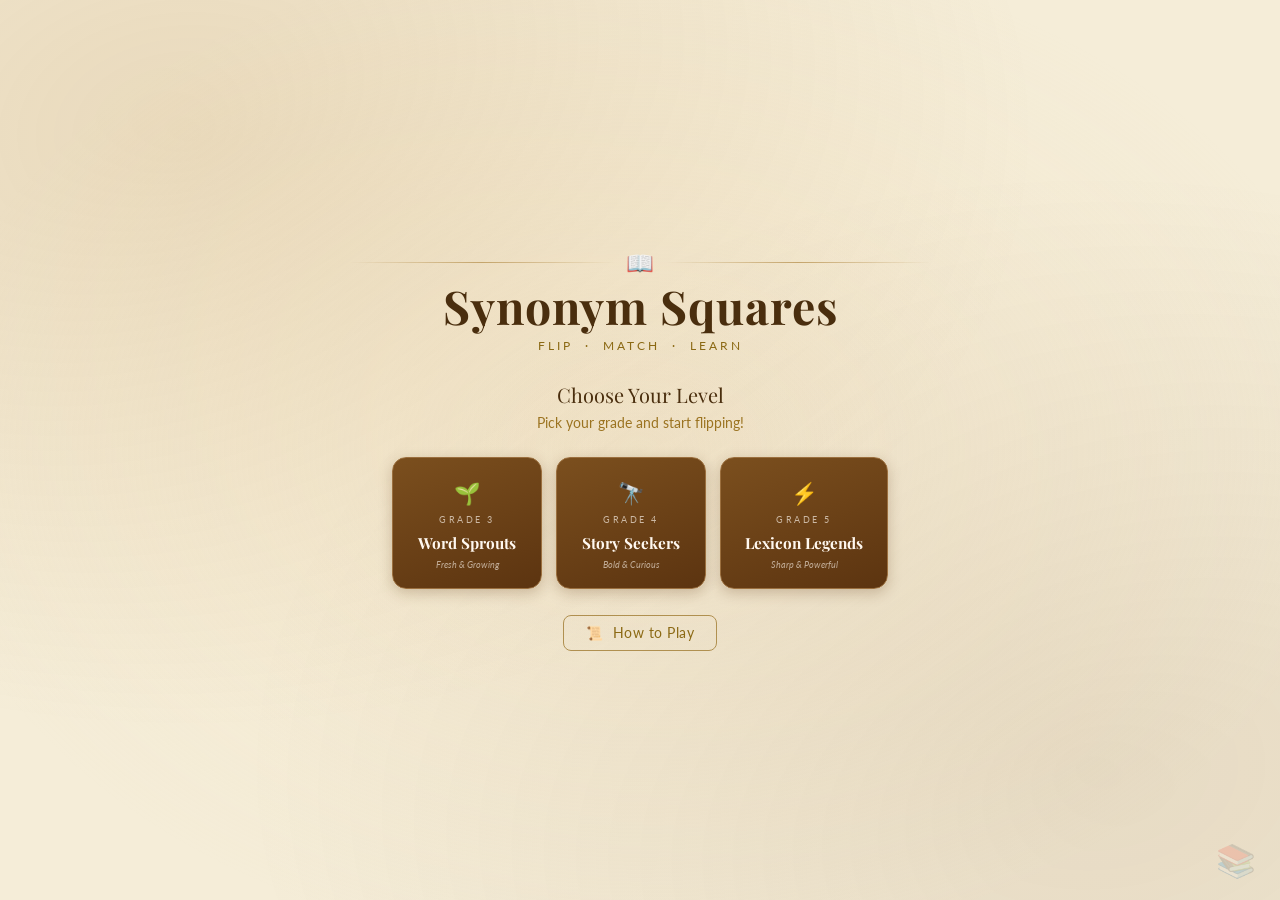
<file: Synonym Squares/SynonymSquares.html>
<!DOCTYPE html>
<html lang="en">
<head>
    <meta charset="UTF-8">
    <meta name="viewport" content="width=device-width, initial-scale=1.0">
    <title>Synonym Squares</title>
    <link href="https://fonts.googleapis.com/css2?family=Playfair+Display:ital,wght@0,400;0,700;1,400&family=Lato:wght@300;400;700&display=swap" rel="stylesheet">
    <style>
        *, *::before, *::after { margin: 0; padding: 0; box-sizing: border-box; }

        body {
            font-family: 'Lato', sans-serif;
            background: #F5EDD8;
            min-height: 100vh;
            display: flex;
            flex-direction: column;
            align-items: center;
            justify-content: center;
            padding: 20px;
            position: relative;
            overflow-x: hidden;
        }

        body::before {
            content: '';
            position: fixed;
            inset: 0;
            background:
                radial-gradient(ellipse at 15% 15%, rgba(180,130,60,0.18) 0%, transparent 55%),
                radial-gradient(ellipse at 85% 85%, rgba(120,80,40,0.12) 0%, transparent 55%),
                radial-gradient(ellipse at 50% 50%, rgba(245,230,200,0.5) 0%, transparent 80%);
            pointer-events: none;
            z-index: 0;
        }

        /* Decorative corner books */
        body::after {
            content: '📚';
            position: fixed;
            bottom: 20px;
            right: 24px;
            font-size: 2em;
            opacity: 0.18;
            pointer-events: none;
            z-index: 0;
        }

        .container {
            position: relative;
            z-index: 1;
            width: 100%;
            max-width: 580px;
        }

        /* ── HEADER ── */
        .game-header {
            text-align: center;
            margin-bottom: 28px;
        }

        .header-deco {
            display: flex;
            align-items: center;
            justify-content: center;
            gap: 12px;
            margin-bottom: 4px;
        }

        .header-rule {
            flex: 1;
            height: 1px;
            background: linear-gradient(to right, transparent, #C4A46B, transparent);
        }

        .header-icon { font-size: 1.4em; }

        .game-title {
            font-family: 'Playfair Display', serif;
            font-size: clamp(2em, 7vw, 2.9em);
            color: #4A2E0E;
            letter-spacing: 1px;
            line-height: 1.1;
        }

        .game-tagline {
            font-size: 0.78em;
            color: #8B6914;
            letter-spacing: 3px;
            text-transform: uppercase;
            margin-top: 6px;
        }

        /* ── SCREENS ── */
        .screen { display: none; }
        .screen.active { display: block; }

        /* ── GRADE SELECT ── */
        .select-heading {
            font-family: 'Playfair Display', serif;
            color: #4A2E0E;
            font-size: 1.25em;
            text-align: center;
            margin-bottom: 6px;
        }

        .select-sub {
            text-align: center;
            color: #9B7320;
            font-size: 0.88em;
            margin-bottom: 26px;
        }

        .grade-buttons {
            display: flex;
            gap: 14px;
            justify-content: center;
            flex-wrap: wrap;
        }

        .grade-btn {
            background: linear-gradient(160deg, #7B4F1E 0%, #5C3410 100%);
            color: #FFF8F0;
            border: 1px solid #9B6F3E;
            border-radius: 14px;
            padding: 22px 24px 18px;
            cursor: pointer;
            transition: transform 0.18s, box-shadow 0.18s;
            min-width: 150px;
            text-align: center;
            font-family: 'Lato', sans-serif;
            box-shadow: 0 4px 14px rgba(92,52,16,0.25);
        }

        .grade-btn:hover {
            transform: translateY(-4px);
            box-shadow: 0 10px 28px rgba(92,52,16,0.35);
        }

        .grade-btn:active { transform: translateY(-1px); }

        .btn-grade-label {
            font-size: 0.68em;
            letter-spacing: 2.5px;
            text-transform: uppercase;
            opacity: 0.65;
            margin-bottom: 7px;
        }

        .btn-grade-name {
            font-family: 'Playfair Display', serif;
            font-size: 1.15em;
            font-weight: 700;
            margin-bottom: 6px;
        }

        .btn-grade-tagline {
            font-size: 0.7em;
            opacity: 0.6;
            font-style: italic;
        }

        .btn-grade-emoji {
            font-size: 1.6em;
            display: block;
            margin-bottom: 8px;
        }

        .select-footer {
            text-align: center;
            margin-top: 26px;
        }

        .ghost-btn {
            background: none;
            border: 1.5px solid #B09050;
            color: #8B6914;
            border-radius: 8px;
            padding: 9px 22px;
            cursor: pointer;
            font-family: 'Lato', sans-serif;
            font-size: 0.85em;
            letter-spacing: 0.5px;
            transition: background 0.18s, color 0.18s;
        }

        .ghost-btn:hover {
            background: #8B6914;
            color: #FFF8F0;
        }

        /* ── GAME SCREEN ── */
        .game-info {
            display: flex;
            align-items: center;
            justify-content: space-between;
            margin-bottom: 16px;
            gap: 10px;
        }

        .grade-badge {
            background: linear-gradient(135deg, #7B4F1E, #5C3410);
            color: #FFF8F0;
            border-radius: 8px;
            padding: 6px 14px;
            font-size: 0.8em;
            white-space: nowrap;
        }

        .grade-badge span {
            font-family: 'Playfair Display', serif;
            display: block;
            font-size: 1.1em;
        }

        .progress-area {
            display: flex;
            flex-direction: column;
            align-items: center;
            gap: 6px;
        }

        .progress-label {
            font-size: 0.75em;
            color: #8B6914;
            letter-spacing: 0.5px;
        }

        .progress-dots {
            display: flex;
            gap: 7px;
        }

        .dot {
            width: 12px;
            height: 12px;
            border-radius: 50%;
            border: 1.5px solid #C4A46B;
            background: transparent;
            transition: background 0.3s, border-color 0.3s, transform 0.3s;
        }

        .dot.filled {
            background: #D4AF37;
            border-color: #D4AF37;
            transform: scale(1.2);
            box-shadow: 0 0 6px rgba(212,175,55,0.6);
        }

        .help-icon-btn {
            background: none;
            border: 1.5px solid #C4A46B;
            color: #8B6914;
            width: 32px;
            height: 32px;
            border-radius: 50%;
            cursor: pointer;
            font-size: 0.9em;
            font-weight: 700;
            transition: background 0.18s, color 0.18s;
            flex-shrink: 0;
        }

        .help-icon-btn:hover {
            background: #8B6914;
            color: #FFF8F0;
        }

        /* ── CARD GRID ── */
        .card-grid {
            display: grid;
            grid-template-columns: repeat(3, 1fr);
            gap: clamp(8px, 2vw, 14px);
        }

        /* ── CARD ── */
        .card-wrapper {
            perspective: 700px;
            aspect-ratio: 3 / 2;
        }

        .card-wrapper.shake {
            animation: wrapShake 0.45s ease;
        }

        @keyframes wrapShake {
            0%, 100% { transform: translateX(0); }
            20%       { transform: translateX(-7px); }
            60%       { transform: translateX(7px); }
            80%       { transform: translateX(-4px); }
        }

        .card {
            width: 100%;
            height: 100%;
            position: relative;
            transform-style: preserve-3d;
            transition: transform 0.5s cubic-bezier(0.4,0,0.2,1);
            cursor: pointer;
        }

        .card.flipped { transform: rotateY(180deg); }

        .card-face {
            position: absolute;
            inset: 0;
            backface-visibility: hidden;
            -webkit-backface-visibility: hidden;
            border-radius: 10px;
            display: flex;
            align-items: center;
            justify-content: center;
            overflow: hidden;
        }

        /* Back face */
        .card-back {
            background: linear-gradient(160deg, #7B4F1E 0%, #522F0A 100%);
            border: 2px solid #9B6F3E;
            box-shadow: 0 4px 12px rgba(0,0,0,0.22);
        }

        .card-back::before {
            content: '';
            position: absolute;
            inset: 0;
            background: repeating-linear-gradient(
                -45deg,
                rgba(255,255,255,0.06) 0px,
                rgba(255,255,255,0.06) 1px,
                transparent 1px,
                transparent 14px
            );
        }

        .card-back-inner {
            position: relative;
            display: flex;
            flex-direction: column;
            align-items: center;
            gap: 4px;
            opacity: 0.55;
        }

        .card-back-icon { font-size: 1.5em; }

        .card-back-label {
            font-size: 0.5em;
            letter-spacing: 2px;
            text-transform: uppercase;
            color: #FFF8F0;
            font-family: 'Lato', sans-serif;
        }

        /* Front face */
        .card-front {
            background: #FFF8F0;
            border: 2px solid #DCC8A0;
            transform: rotateY(180deg);
            box-shadow: 0 4px 12px rgba(0,0,0,0.1);
            flex-direction: column;
            gap: 2px;
        }

        .card-word {
            font-family: 'Playfair Display', serif;
            font-size: clamp(0.7rem, 3.2vw, 1.05rem);
            color: #4A2E0E;
            text-align: center;
            padding: 8px 6px;
            line-height: 1.2;
        }

        /* Matched state */
        .card.matched .card-front {
            background: linear-gradient(145deg, #FFFBE8, #FFF3CC);
            border-color: #D4AF37;
            box-shadow: 0 0 18px rgba(212,175,55,0.45), inset 0 0 12px rgba(212,175,55,0.08);
        }

        .card.matched .card-word { color: #7B5500; }

        .card.matched .card-front::after {
            content: '✓';
            position: absolute;
            top: 5px;
            right: 8px;
            font-size: 0.65em;
            color: #D4AF37;
            font-weight: 700;
        }

        /* ── GAME ACTIONS ── */
        .game-actions {
            display: flex;
            justify-content: center;
            margin-top: 20px;
        }

        /* ── HOW TO PLAY MODAL ── */
        .modal-overlay {
            position: fixed;
            inset: 0;
            background: rgba(30,15,5,0.55);
            z-index: 200;
            display: none;
            align-items: center;
            justify-content: center;
            padding: 20px;
            backdrop-filter: blur(3px);
        }

        .modal-overlay.active { display: flex; }

        .modal {
            background: #FFF8F0;
            border-radius: 18px;
            padding: 36px 32px;
            max-width: 430px;
            width: 100%;
            box-shadow: 0 24px 64px rgba(0,0,0,0.35);
            position: relative;
            border: 1px solid #DCC8A0;
        }

        .modal-close {
            position: absolute;
            top: 14px;
            right: 18px;
            background: none;
            border: none;
            font-size: 1.2em;
            cursor: pointer;
            color: #9B7320;
            width: 28px;
            height: 28px;
            display: flex;
            align-items: center;
            justify-content: center;
            border-radius: 50%;
            transition: background 0.18s;
        }

        .modal-close:hover { background: rgba(155,115,32,0.12); }

        .modal-title {
            font-family: 'Playfair Display', serif;
            font-size: 1.6em;
            color: #4A2E0E;
            margin-bottom: 22px;
        }

        .modal-title span { font-size: 0.75em; margin-left: 4px; }

        .steps { list-style: none; }

        .step {
            display: flex;
            align-items: flex-start;
            gap: 14px;
            margin-bottom: 18px;
        }

        .step:last-child { margin-bottom: 0; }

        .step-icon {
            font-size: 1.5em;
            flex-shrink: 0;
            width: 36px;
            text-align: center;
        }

        .step-body strong {
            display: block;
            color: #4A2E0E;
            font-size: 0.95em;
            margin-bottom: 2px;
        }

        .step-body p {
            color: #7A5830;
            font-size: 0.85em;
            line-height: 1.5;
        }

        .modal-tip {
            margin-top: 22px;
            padding: 12px 16px;
            background: rgba(212,175,55,0.12);
            border-radius: 8px;
            border-left: 3px solid #D4AF37;
            font-size: 0.82em;
            color: #7B5500;
            line-height: 1.5;
        }

        /* ── WIN OVERLAY ── */
        .win-overlay {
            position: fixed;
            inset: 0;
            background: rgba(30,15,5,0.65);
            z-index: 300;
            display: none;
            align-items: center;
            justify-content: center;
            padding: 20px;
            backdrop-filter: blur(4px);
        }

        .win-overlay.active { display: flex; }

        .win-modal {
            background: #FFF8F0;
            border-radius: 22px;
            padding: 48px 36px 40px;
            text-align: center;
            max-width: 400px;
            width: 100%;
            box-shadow: 0 28px 80px rgba(0,0,0,0.4);
            border: 1px solid #DCC8A0;
        }

        .win-trophy { font-size: 3.8em; margin-bottom: 12px; display: block; }

        .win-title {
            font-family: 'Playfair Display', serif;
            font-size: 2em;
            color: #4A2E0E;
            margin-bottom: 10px;
        }

        .win-grade-label {
            font-size: 0.82em;
            color: #D4AF37;
            letter-spacing: 2px;
            text-transform: uppercase;
            margin-bottom: 12px;
        }

        .win-message {
            color: #7A5830;
            font-size: 0.92em;
            line-height: 1.65;
            margin-bottom: 30px;
        }

        .win-divider {
            width: 50px;
            height: 1px;
            background: #DCC8A0;
            margin: 0 auto 24px;
        }

        .win-buttons {
            display: flex;
            gap: 12px;
            justify-content: center;
            flex-wrap: wrap;
        }

        .btn-primary {
            background: linear-gradient(160deg, #7B4F1E, #5C3410);
            color: #FFF8F0;
            border: none;
            border-radius: 10px;
            padding: 13px 28px;
            cursor: pointer;
            font-family: 'Playfair Display', serif;
            font-size: 1em;
            transition: transform 0.18s, box-shadow 0.18s;
            box-shadow: 0 4px 14px rgba(92,52,16,0.3);
        }

        .btn-primary:hover {
            transform: translateY(-2px);
            box-shadow: 0 8px 22px rgba(92,52,16,0.4);
        }

        /* ── CONFETTI ── */
        .confetti-piece {
            position: fixed;
            border-radius: 3px;
            animation: confettiFall linear forwards;
            pointer-events: none;
            z-index: 400;
        }

        @keyframes confettiFall {
            0%   { transform: translateY(-30px) rotate(0deg);    opacity: 1; }
            80%  { opacity: 1; }
            100% { transform: translateY(102vh) rotate(600deg);  opacity: 0; }
        }

        /* ── RESPONSIVE ── */
        @media (max-width: 420px) {
            .grade-btn { min-width: 130px; padding: 18px 16px 14px; }
            .btn-grade-name { font-size: 1em; }
            .modal { padding: 28px 20px; }
        }
    </style>
</head>
<body>
<div class="container">

    <!-- HEADER (always visible) -->
    <header class="game-header">
        <div class="header-deco">
            <div class="header-rule"></div>
            <span class="header-icon">📖</span>
            <div class="header-rule"></div>
        </div>
        <h1 class="game-title">Synonym Squares</h1>
        <p class="game-tagline">Flip &nbsp;·&nbsp; Match &nbsp;·&nbsp; Learn</p>
    </header>

    <!-- ── GRADE SELECT SCREEN ── -->
    <div id="selectScreen" class="screen active">
        <p class="select-heading">Choose Your Level</p>
        <p class="select-sub">Pick your grade and start flipping!</p>

        <div class="grade-buttons">
            <button class="grade-btn" onclick="startGame(3)">
                <span class="btn-grade-emoji">🌱</span>
                <div class="btn-grade-label">Grade 3</div>
                <div class="btn-grade-name">Word Sprouts</div>
                <div class="btn-grade-tagline">Fresh &amp; Growing</div>
            </button>
            <button class="grade-btn" onclick="startGame(4)">
                <span class="btn-grade-emoji">🔭</span>
                <div class="btn-grade-label">Grade 4</div>
                <div class="btn-grade-name">Story Seekers</div>
                <div class="btn-grade-tagline">Bold &amp; Curious</div>
            </button>
            <button class="grade-btn" onclick="startGame(5)">
                <span class="btn-grade-emoji">⚡</span>
                <div class="btn-grade-label">Grade 5</div>
                <div class="btn-grade-name">Lexicon Legends</div>
                <div class="btn-grade-tagline">Sharp &amp; Powerful</div>
            </button>
        </div>

        <div class="select-footer">
            <button class="ghost-btn" onclick="showHowToPlay()">📜 &nbsp;How to Play</button>
        </div>
    </div>

    <!-- ── GAME SCREEN ── -->
    <div id="gameScreen" class="screen">
        <div class="game-info">
            <div class="grade-badge" id="gradeBadge">
                <div id="badgeLabel" style="font-size:0.7em;opacity:0.65;letter-spacing:1px;"></div>
                <span id="badgeName"></span>
            </div>

            <div class="progress-area">
                <div class="progress-label">Pairs found</div>
                <div class="progress-dots" id="progressDots"></div>
            </div>

            <button class="help-icon-btn" onclick="showHowToPlay()" title="How to Play">?</button>
        </div>

        <div class="card-grid" id="cardGrid"></div>

        <div class="game-actions">
            <button class="ghost-btn" onclick="goToGradeSelect()">← Change Grade</button>
        </div>
    </div>

</div><!-- /container -->

<!-- ── HOW TO PLAY MODAL ── -->
<div class="modal-overlay" id="howToPlayModal">
    <div class="modal">
        <button class="modal-close" onclick="closeModal()">✕</button>
        <div class="modal-title">How to Play <span>📖</span></div>
        <ul class="steps">
            <li class="step">
                <span class="step-icon">👆</span>
                <div class="step-body">
                    <strong>Flip a Card</strong>
                    <p>Click any face-down card to reveal the hidden word underneath.</p>
                </div>
            </li>
            <li class="step">
                <span class="step-icon">🔍</span>
                <div class="step-body">
                    <strong>Hunt Its Synonym</strong>
                    <p>Now flip a second card. If it means the same thing — it's a match! Both cards stay open and light up gold.</p>
                </div>
            </li>
            <li class="step">
                <span class="step-icon">🔄</span>
                <div class="step-body">
                    <strong>No Match? Remember &amp; Retry</strong>
                    <p>If they don't match, the cards flip back over. Remember where they were — it'll help next time!</p>
                </div>
            </li>
            <li class="step">
                <span class="step-icon">🏆</span>
                <div class="step-body">
                    <strong>Match All 6 Pairs to Win!</strong>
                    <p>Uncover every synonym pair on the board and celebrate your win.</p>
                </div>
            </li>
        </ul>
        <div class="modal-tip">
            💡 <strong>Tip:</strong> Take your time — there's no timer. Focus on remembering where you've seen each word!
        </div>
    </div>
</div>

<!-- ── WIN OVERLAY ── -->
<div class="win-overlay" id="winOverlay">
    <div class="win-modal">
        <span class="win-trophy">🏆</span>
        <div class="win-title">Brilliant!</div>
        <div class="win-grade-label" id="winGradeLabel"></div>
        <div class="win-divider"></div>
        <div class="win-message" id="winMessage"></div>
        <div class="win-buttons">
            <button class="btn-primary" onclick="playAgain()">Play Again ✨</button>
            <button class="ghost-btn" onclick="goToGradeSelect()">Change Grade</button>
        </div>
    </div>
</div>

<script>
// ── WORD BANK ──────────────────────────────────────────────────────────────
// Each grade has 4 sets of 6 curated synonym pairs. Sets rotate on replay.
const wordBank = {
    3: [
        [['big','large'],      ['happy','glad'],   ['fast','quick'],  ['cold','chilly'], ['smart','clever'],  ['sad','upset']],
        [['funny','silly'],    ['small','tiny'],   ['loud','noisy'],  ['brave','bold'],  ['clean','neat'],    ['scary','spooky']],
        [['angry','mad'],      ['sleepy','tired'], ['bright','shiny'],['pretty','lovely'],['cozy','snug'],   ['old','ancient']],
        [['new','fresh'],      ['wet','damp'],     ['dark','gloomy'], ['kind','gentle'], ['strong','mighty'], ['strange','odd']]
    ],
    4: [
        [['begin','start'],     ['finish','complete'], ['discover','find'],    ['choose','select'],   ['curious','inquisitive'], ['assist','help']],
        [['fearful','afraid'],  ['difficult','hard'],  ['wealthy','rich'],     ['silent','quiet'],    ['enormous','huge'],       ['exhausted','weary']],
        [['construct','build'], ['destroy','ruin'],    ['admire','appreciate'],['journey','trip'],    ['swift','speedy'],        ['cautious','careful']],
        [['courageous','brave'],['genuine','real'],    ['cheerful','joyful'],  ['peculiar','strange'],['predict','forecast'],    ['argue','debate']]
    ],
    5: [
        [['abundant','plentiful'], ['cautious','wary'],    ['valiant','heroic'],    ['elegant','graceful'],  ['tranquil','serene'],   ['peculiar','bizarre']],
        [['hostile','aggressive'], ['luminous','radiant'], ['benevolent','generous'],['meticulous','precise'],['resilient','tough'],  ['ambiguous','vague']],
        [['compassionate','empathetic'],['ambitious','driven'],['eloquent','articulate'],['authentic','genuine'],['perplexed','baffled'],['vivid','vibrant']],
        [['obstinate','stubborn'], ['nimble','agile'],     ['frugal','thrifty'],    ['jubilant','elated'],   ['somber','solemn'],     ['lucid','clear']]
    ]
};

const gradeInfo = {
    3: { label: 'Grade 3', name: 'Word Sprouts' },
    4: { label: 'Grade 4', name: 'Story Seekers' },
    5: { label: 'Grade 5', name: 'Lexicon Legends' }
};

const winMessages = {
    3: "You've sprouted into a synonym star! Every pair found — keep growing, word explorer!",
    4: "The Story Seeker triumphs! You matched every word with skill and memory.",
    5: "A true Lexicon Legend! Your word power is extraordinary — well earned!"
};

// ── STATE ──────────────────────────────────────────────────────────────────
let currentGrade  = null;
let usedSets      = { 3: [], 4: [], 5: [] };
let flippedCards  = [];
let matchedPairs  = 0;
let isLocked      = false;

// ── UTILITIES ──────────────────────────────────────────────────────────────
function shuffle(arr) {
    const a = [...arr];
    for (let i = a.length - 1; i > 0; i--) {
        const j = Math.floor(Math.random() * (i + 1));
        [a[i], a[j]] = [a[j], a[i]];
    }
    return a;
}

function getNextSet(grade) {
    const total = wordBank[grade].length;
    let available = [...Array(total).keys()].filter(i => !usedSets[grade].includes(i));
    if (!available.length) {
        usedSets[grade] = [];
        available = [...Array(total).keys()];
    }
    const idx = available[Math.floor(Math.random() * available.length)];
    usedSets[grade].push(idx);
    return idx;
}

// ── SCREEN ────────────────────────────────────────────────────────────────
function showScreen(id) {
    document.querySelectorAll('.screen').forEach(s => s.classList.remove('active'));
    document.getElementById(id).classList.add('active');
}

// ── START GAME ────────────────────────────────────────────────────────────
function startGame(grade) {
    currentGrade = grade;
    const info   = gradeInfo[grade];
    const setIdx = getNextSet(grade);

    document.getElementById('badgeLabel').textContent = info.label;
    document.getElementById('badgeName').textContent  = info.name;

    showScreen('gameScreen');
    buildGrid(wordBank[grade][setIdx]);
}

// ── BUILD GRID ────────────────────────────────────────────────────────────
function buildGrid(pairs) {
    matchedPairs  = 0;
    flippedCards  = [];
    isLocked      = false;

    // Progress dots
    const dotsEl = document.getElementById('progressDots');
    dotsEl.innerHTML = pairs.map(() => `<span class="dot"></span>`).join('');

    // Build flat card list then shuffle
    const cards = [];
    pairs.forEach((pair, pairId) => {
        pair.forEach(word => cards.push({ word, pairId }));
    });

    const grid = document.getElementById('cardGrid');
    grid.innerHTML = '';

    shuffle(cards).forEach((data, i) => {
        const wrapper = document.createElement('div');
        wrapper.className = 'card-wrapper';

        const card = document.createElement('div');
        card.className = 'card';
        card.dataset.pairId = data.pairId;

        card.innerHTML = `
            <div class="card-face card-back">
                <div class="card-back-inner">
                    <span class="card-back-icon">📖</span>
                    <span class="card-back-label">flip me</span>
                </div>
            </div>
            <div class="card-face card-front">
                <span class="card-word">${data.word}</span>
            </div>`;

        card.addEventListener('click', () => flipCard(card));
        wrapper.appendChild(card);
        grid.appendChild(wrapper);
    });
}

// ── FLIP ──────────────────────────────────────────────────────────────────
function flipCard(card) {
    if (isLocked)                              return;
    if (card.classList.contains('flipped'))    return;
    if (card.classList.contains('matched'))    return;
    if (flippedCards.length >= 2)              return;

    card.classList.add('flipped');
    flippedCards.push(card);

    if (flippedCards.length === 2) {
        isLocked = true;
        setTimeout(checkMatch, 900);
    }
}

// ── CHECK MATCH ───────────────────────────────────────────────────────────
function checkMatch() {
    const [a, b] = flippedCards;

    if (a.dataset.pairId === b.dataset.pairId) {
        a.classList.add('matched');
        b.classList.add('matched');
        matchedPairs++;

        // Light up next progress dot
        document.querySelectorAll('.dot:not(.filled)')[0]?.classList.add('filled');

        flippedCards = [];
        isLocked     = false;

        if (matchedPairs === 6) setTimeout(showWin, 550);
    } else {
        // Shake wrappers, then flip back
        const wA = a.closest('.card-wrapper');
        const wB = b.closest('.card-wrapper');
        wA.classList.add('shake');
        wB.classList.add('shake');

        setTimeout(() => {
            a.classList.remove('flipped');
            b.classList.remove('flipped');
            wA.classList.remove('shake');
            wB.classList.remove('shake');
            flippedCards = [];
            isLocked     = false;
        }, 550);
    }
}

// ── WIN ───────────────────────────────────────────────────────────────────
function showWin() {
    const g = currentGrade;
    document.getElementById('winGradeLabel').textContent =
        `${gradeInfo[g].label}  ·  ${gradeInfo[g].name}`;
    document.getElementById('winMessage').textContent = winMessages[g];
    document.getElementById('winOverlay').classList.add('active');
    launchConfetti();
}

function launchConfetti() {
    const colors = ['#D4AF37','#C4813A','#F5C842','#A0522D','#E8B84B','#7B4F1E','#FFDB6D'];
    for (let i = 0; i < 55; i++) {
        const el = document.createElement('div');
        el.className = 'confetti-piece';
        el.style.cssText = `
            left: ${Math.random() * 100}vw;
            width: ${6 + Math.random() * 8}px;
            height: ${6 + Math.random() * 8}px;
            background: ${colors[Math.floor(Math.random() * colors.length)]};
            animation-duration: ${1.6 + Math.random() * 2.2}s;
            animation-delay: ${Math.random() * 0.6}s;
            border-radius: ${Math.random() > 0.5 ? '50%' : '2px'};
        `;
        document.body.appendChild(el);
        setTimeout(() => el.remove(), 5000);
    }
}

// ── NAVIGATION ────────────────────────────────────────────────────────────
function playAgain() {
    document.getElementById('winOverlay').classList.remove('active');
    startGame(currentGrade);
}

function goToGradeSelect() {
    document.getElementById('winOverlay').classList.remove('active');
    showScreen('selectScreen');
}

// ── MODALS ────────────────────────────────────────────────────────────────
function showHowToPlay() {
    document.getElementById('howToPlayModal').classList.add('active');
}

function closeModal() {
    document.getElementById('howToPlayModal').classList.remove('active');
}

document.getElementById('howToPlayModal').addEventListener('click', function(e) {
    if (e.target === this) closeModal();
});
</script>
</body>
</html>
</file>
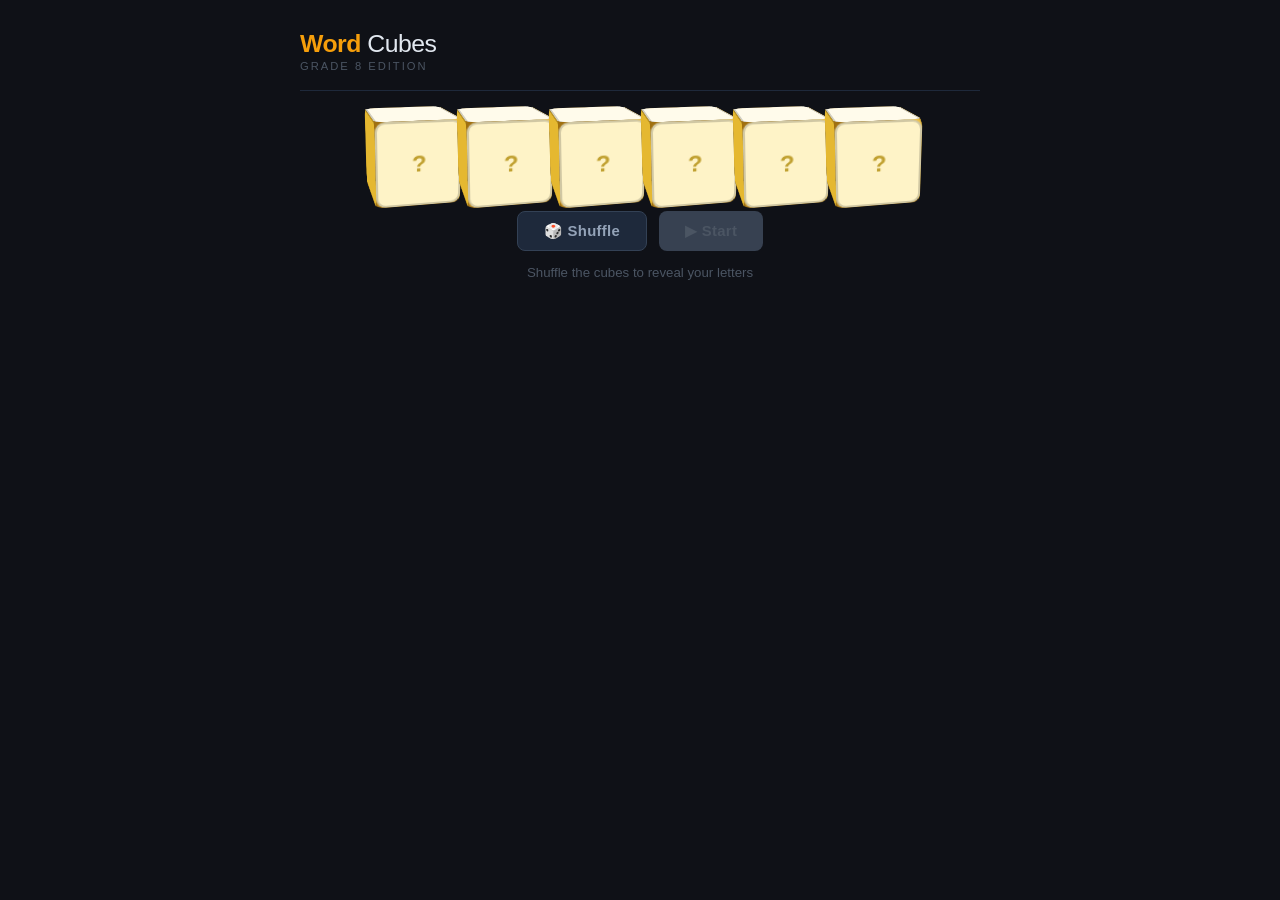
<file: Word Cubes/WordCubes.html>
<!DOCTYPE html>
<html lang="en">
<head>
<meta charset="UTF-8">
<meta name="viewport" content="width=device-width, initial-scale=1.0">
<title>Word Cubes — Grade 8</title>
<style>
*,*::before,*::after{box-sizing:border-box;margin:0;padding:0}
:root{
  --bg:#0F1117;--sur:#1A1F2E;--card:#242B3D;
  --acc:#F59E0B;--ok:#10B981;--err:#EF4444;
  --txt:#E2E8F0;--muted:#94A3B8;--dim:#4B5563;
  --cs:80px;--ch:40px;
}
@media(max-width:560px){:root{--cs:62px;--ch:31px}}
body{background:var(--bg);color:var(--txt);font-family:-apple-system,BlinkMacSystemFont,'Segoe UI',sans-serif;min-height:100vh;display:flex;justify-content:center;padding:16px}
#app{width:100%;max-width:680px}

/* ── HEADER ── */
.hdr{display:flex;justify-content:space-between;align-items:center;padding:14px 0 18px;border-bottom:1px solid #1E293B;margin-bottom:22px}
.game-title{font-size:1.55rem;font-weight:900;color:var(--acc);letter-spacing:-0.5px}
.game-title em{color:var(--txt);font-style:normal;font-weight:300}
.grade-tag{font-size:.7rem;color:var(--dim);text-transform:uppercase;letter-spacing:2px;margin-top:2px}
.timer-display{font-size:2.1rem;font-weight:900;font-variant-numeric:tabular-nums;letter-spacing:2px}
.timer-display.urgent{color:var(--err);animation:blink 1s infinite}
@keyframes blink{0%,100%{opacity:1}50%{opacity:.5}}

/* ── CUBES ── */
.cubes-wrap{display:flex;justify-content:center;gap:12px;margin-bottom:18px}
@media(max-width:560px){
  .cubes-wrap{display:grid;grid-template-columns:repeat(3,var(--cs));gap:10px;justify-content:center}
}
.cube-scene{width:var(--cs);height:var(--cs);perspective:420px;flex-shrink:0}
.cube-inner{
  width:var(--cs);height:var(--cs);
  position:relative;transform-style:preserve-3d;
  transform:rotateX(-15deg) rotateY(12deg);
}
.face{
  position:absolute;width:var(--cs);height:var(--cs);
  border-radius:9px;border:2px solid rgba(0,0,0,.18);
  display:flex;align-items:center;justify-content:center;
  backface-visibility:visible;
}
.f-front {transform:translateZ(var(--ch));background:#FEF3C7}
.f-back  {transform:rotateY(180deg) translateZ(var(--ch));background:#A07010}
.f-right {transform:rotateY(90deg)  translateZ(var(--ch));background:#EFC040}
.f-left  {transform:rotateY(-90deg) translateZ(var(--ch));background:#E5B830}
.f-top   {transform:rotateX(90deg)  translateZ(var(--ch));background:#FFFBEB}
.f-bottom{transform:rotateX(-90deg) translateZ(var(--ch));background:#C08A18}
.cube-letter{font-size:2rem;font-weight:900;color:#1A1F2E;line-height:1;user-select:none}
@media(max-width:560px){.cube-letter{font-size:1.5rem}}
.cube-letter.ph{color:#C0A030;font-size:1.4rem}

/* ── BUTTONS ── */
.btn{padding:10px 26px;border-radius:8px;border:none;font-size:.93rem;font-weight:700;cursor:pointer;transition:all .15s;letter-spacing:.3px}
.btn-acc{background:var(--acc);color:#1A1F2E}.btn-acc:hover{background:#D97706}
.btn-acc:disabled{background:#374151;color:var(--dim);cursor:not-allowed}
.btn-ghost{background:#1E293B;color:var(--muted);border:1px solid #334155}
.btn-ghost:hover{background:#253347;color:var(--txt)}
.btn-row{display:flex;justify-content:center;gap:12px;margin-bottom:14px}

/* ── INFO BOXES ── */
.warn-box{background:rgba(245,158,11,.08);border:1px solid rgba(245,158,11,.3);border-radius:8px;padding:9px 16px;color:var(--acc);font-size:.83rem;text-align:center;margin-bottom:12px}
.info-box{text-align:center;color:var(--dim);font-size:.83rem;margin-bottom:14px}
.info-box strong{color:var(--muted)}

/* ── STATS BAR ── */
.stats-bar{display:flex;justify-content:space-around;background:var(--sur);border-radius:10px;padding:10px 18px;margin-bottom:13px}
.stat{text-align:center}
.stat-lbl{font-size:.65rem;text-transform:uppercase;letter-spacing:1.5px;color:var(--dim)}
.stat-val{font-size:1.25rem;font-weight:900;color:var(--acc)}

/* ── INPUT ── */
.input-row{display:flex;gap:10px;margin-bottom:6px}
.word-input{
  flex:1;background:var(--sur);border:2px solid #334155;border-radius:8px;
  color:var(--txt);font-size:1.1rem;font-weight:700;padding:10px 16px;
  text-transform:uppercase;letter-spacing:3px;outline:none;
  transition:border-color .18s,background .18s;
}
.word-input:focus{border-color:var(--acc)}
.word-input:disabled{opacity:.4;cursor:not-allowed}
.word-input.f-ok{animation:fok .45s ease}
.word-input.f-err{animation:ferr .45s ease}
@keyframes fok{0%,100%{background:var(--sur)}45%{background:rgba(16,185,129,.14);border-color:var(--ok)}}
@keyframes ferr{0%,100%{background:var(--sur)}45%{background:rgba(239,68,68,.12);border-color:var(--err)}}
.msg-line{height:20px;font-size:.8rem;margin-bottom:8px;transition:opacity .2s}
.msg-ok{color:var(--ok)}.msg-err{color:var(--err)}.msg-info{color:var(--muted)}

/* ── FOUND LIST ── */
.found-header{font-size:.68rem;text-transform:uppercase;letter-spacing:2px;color:var(--dim);margin-bottom:8px}
.found-list{background:var(--sur);border-radius:10px;padding:10px;max-height:200px;overflow-y:auto}
.found-list::-webkit-scrollbar{width:4px}
.found-list::-webkit-scrollbar-thumb{background:#334155;border-radius:2px}
.found-empty{color:var(--dim);font-size:.82rem;text-align:center;padding:18px 0;font-style:italic}
.word-item{display:flex;justify-content:space-between;align-items:center;padding:5px 8px;border-radius:5px;animation:wIn .22s ease}
.word-item:nth-child(odd){background:rgba(255,255,255,.02)}
@keyframes wIn{from{opacity:0;transform:translateX(-8px)}to{opacity:1;transform:none}}
.wi-word{font-weight:700;text-transform:uppercase;letter-spacing:1.5px;font-size:.88rem}
.wi-pts{font-size:.72rem;color:var(--acc);font-weight:700}

/* ── TIMESUP OVERLAY ── */
.tu-overlay{position:fixed;inset:0;background:rgba(0,0,0,.82);display:flex;align-items:center;justify-content:center;z-index:200;backdrop-filter:blur(5px)}
.tu-text{font-size:clamp(2.4rem,8vw,4rem);font-weight:900;color:var(--acc);text-align:center;animation:tuPop .4s cubic-bezier(.34,1.56,.64,1)}
@keyframes tuPop{from{transform:scale(.4);opacity:0}to{transform:scale(1);opacity:1}}

/* ── RESULTS ── */
.res-card{background:var(--sur);border-radius:16px;padding:26px 22px;animation:fadeUp .35s ease}
@keyframes fadeUp{from{opacity:0;transform:translateY(10px)}to{opacity:1;transform:none}}
.res-hero{text-align:center;padding-bottom:20px;border-bottom:1px solid #2D3748;margin-bottom:22px}
.res-trophy{font-size:2.4rem;margin-bottom:8px}
.res-score{font-size:2.6rem;font-weight:900;color:var(--acc)}
.res-sub{color:var(--muted);font-size:.88rem;margin-top:4px}
.res-count{font-size:1.05rem;font-weight:700;color:var(--txt);margin-top:6px}
.sec-title{font-size:.68rem;text-transform:uppercase;letter-spacing:2px;color:var(--dim);margin-bottom:10px;display:flex;align-items:center;gap:8px}
.sec-title::after{content:'';flex:1;height:1px;background:#2D3748}
.chips{display:flex;flex-wrap:wrap;gap:7px;margin-bottom:22px}
.chip{background:var(--card);border-radius:6px;padding:5px 12px;display:flex;align-items:center;gap:8px}
.chip.best{background:rgba(245,158,11,.1);border:1px solid rgba(245,158,11,.35)}
.chip-word{font-weight:700;text-transform:uppercase;letter-spacing:1.5px;font-size:.85rem}
.chip-pts{font-size:.7rem;color:var(--acc)}
.chip-badge{font-size:.6rem;background:var(--acc);color:#1A1F2E;border-radius:3px;padding:1px 5px;font-weight:800;letter-spacing:.5px}
.missed-grp{margin-bottom:14px}
.missed-len{font-size:.72rem;color:var(--dim);font-weight:700;text-transform:uppercase;letter-spacing:1px;margin-bottom:6px}
.missed-chips{display:flex;flex-wrap:wrap;gap:5px}
.mchip{background:var(--bg);border:1px solid #2D3748;border-radius:5px;padding:3px 10px;font-size:.8rem;font-weight:600;text-transform:uppercase;letter-spacing:1.5px;color:var(--dim)}
.none-msg{color:var(--dim);font-style:italic;font-size:.83rem}
.pa-row{text-align:center;margin-top:22px;padding-top:18px;border-top:1px solid #2D3748}
</style>
</head>
<body>
<div id="app"></div>
<script>
// ── WORD LIST (Grade 8 appropriate, 3-6 letters) ──────────────────────────
const WORDS = new Set(
`ace act add age ago aid aim air ale all amp and ant ape apt arc are ark arm art ash ask ate awe axe aye
bad bag ban bar bat bay bed beg bet bid big bit box boy bud bug bun bus but buy
cab can cap car cat cod cog cop cow cry cub cup cut
dab dam day den dew did dig dim dip dog dot dry dub dug dun duo dye
ear eat egg ego elf elm end era eve eye
fad fan far fat fed few fig fin fit fix fly fog foe for fry fun fur
gag gap gas gel gem get gin god got gum gun gut guy gym
had has hat hay hen her hew hid him hip his hit hog hop hot how hub hue hug hum hut
ice icy ill imp ink ion ire ivy
jab jam jar jaw jet jig job jog jot joy jug jut
keg kid kin kit
lab lag lap law lay led leg let lid lip lit log low lug
mad man map mat men met mid mob mop mud mug
nab nag nap net new nil nip nod nor not now nun
oak odd off oil old opt orb ore our out owe own
pad pal pan par pat paw pay pea peg pen per pet pie pig pin pit pod pop pot pry pub pun pup put
rag ram ran rap rat raw ray red ref rid rig rim rip rob rod rot row rub rug rum run rut rye
sad sag sap sat saw say sea set sew shy sin sip sir sit ski sky sly sob sod son sow spa sub sue sum sun
tab tan tap tar tax tea ten tie tin tip toe ton top tow toy try tub tug two
van vat via vie vow
war was web wed who wig win wit woe won woo wow
yam yet yew you yap
zap zip zoo
able aced acid acre aged ails aims airs akin also alto amps arch area arms arty atom avid awed bake bale ball balm band bank bare bark barn base bath beak beam bean bear beat beer bell belt best bind bite blot blow blue blur bold bolt bond bone boom bore born boss both bout bowl brag bran bred brim brow buck bulk bull bump burn buzz
cafe cake call calm came camp cane card care cart case cash cast cave chap chat chin chip chop clan clap claw clay clip clod clue coal coat code coil cola cold colt coma come cone cool cope cord core cork corn cost coup cove cram crew crop crow cube curb cure curl cute cyan
daft dale damp dare dark dart dash data dawn days daze deal dean debt deck deed deep deer deft desk dial dice died dike dill dime dine ding dirt disc dish disk dive dock dome done doom door dose dove down drab drag dram draw dreg drew drip drop drug drum dual duck dude duel dull dump dunk dupe dust
each earl earn ease east edge else emit epic even ever evil exam face fact fade fail fair fake fall fame fang farm fate feat feed feel feet fell felt fend fern feud file fill film find fire firm fish fist flag flap flat flaw fled flex flit floe flop flow foam fold folk fond ford fore fork form fort foul four fowl free frog fuel full fume fund furl fuse fuzz
gain gale game gang gasp gate gawk gaze gear geld gent germ gift gild gill give glee glob glow glue gnaw goat goad gold golf gong gore gown grab gram gray grew grid grim grin grip grit grow grub gulf gull gust
hack hail hair hall halo halt hand hang hard harm harp hash haul haze head heal heap hear heat heel held helm help herd hide high hill hilt hive hoax hock hold hole holy home hood hook hope horn hose host hour hulk hull hump hung hunk hunt hurl hurt husk hymn
idle inch into iron isle itch jack jade jail jeer jest jibe jilt jive jolt junk jury just keen kelp kept kiln kind king kite knob know knot
lace lack laid lain lake lame lamp land lane lard lark lash lass last late lava lawn laze lazy leaf leak lean leap left lend less lied lien lime limb line link lion lisp list live lobe lock loft lone long look loom loop lord lore lose loss loud love luck lull lump lung lurk
mace made maid mail main mane mark mars mast mate maze meal mean meat melt memo mere mesh mild mill mind mint mire miss mist mode mold molt mood moon moor more moss moth move much mule must mute myth
nail name near neat neck need nest next nice node noon norm nose note noun numb
oath odds once open orca oven over pace pack page paid pair pall palm pang park part pass past path pave peak peal peat peel peer pelt perk pest pile pill pink pipe plan plod plot plow plug plum poem poet pole poll pond poor pore pork port pose pout prey prod prop pull pulp pump punt pure push
rack raft rage rail rain rake ramp rant rasp rate read real reap reed reef reel rein rely rent rest rich ride rile ring rise risk rite road roam roar robe rock rode role roll romp roof room root rope rose ruin rule rune rung ruse rush rust
safe said sail sake sale sand sane sang sash save scan scar seal seam self sell send sent shed shin ship shop shot show shun shut sick side sigh silk sill silt sink size slab slam slap slim slop slow slug slur snag snap snow soak soap soar sock soil sole song soot sort soul soup sour span spar spin spit spot stab star stem step stew stir stop stub suit sulk sung sunk surf swan swap swat sway swim
tact tame tang taps task taut team tear tell tend term test text than them then this thud thus tick tide tilt time tire toad told toll tomb tone tool tore torn toss tour town trap trek trip trod true tuck tune turf turn tusk twin
ugly unit upon urge used vale vane vary veer vest view vile vine void volt vote wade waft wage wail wait wake walk wand wane ward warm warp wart wave wear weep well welt went west wide wild wile will wilt wind wine wing wink wire wise wish wisp wolf word wore work worm worn yarn year yell yore your
zeal zero zone zoom
about above acute adept admit after again agile aglow agony agree ahead aisle alarm aloft aloof aloud alone alpha altar alter ample amuse angel anger angle ankle annex antic anvil apart apply apron ardor argue armor aroma arose array ashen aside asset astir atone attic audio audit avert avoid awake award aware awful
badge badly baked bales balls bangs baron beach beard beast began begin being belle birds bison black blade blame bland blast blaze bleed bless bliss blown board boost braid brake brand brave break breed brick bride brief bring broad broke brook broom broth brown brunt brush build built burst
cabin candy caned cards cargo carry carve cause cedar chain chair chalk chant chaos charm chart chase cheap cheer chess chest chide child china chive chord chose chunk civic civil claim clamp clank clash clasp class clean clear clerk click cliff climb cling clock close cloud clout clown clump cobra comic coral count craft cramp crane crash crawl craze creak cream creed creep crisp croak crown cruel crumb crush crust crypt curly curve cyber
daily dairy dance dandy dated daunt dealt death decal decor decry delay dense depot depth drama drape drawl dread dream dress dried drift drill drink drive drool droop drove drown drunk
eagle early earth eerie eight elbow elder elite ember emote empty endow enter envoy equal erect evade event every exact exalt expel extra
fable faded faint fairy faith false fancy farce fatal fault feast feint fence feral fever fiber flair flake flame flank flare flash flask flesh flick fling flint flock flood floor floss flout flown fluke flute foggy folly force forge forth forum found frame frank fraud freak freed frond front frost froth froze fruit fully
gaudy gauze gavel given glade glare glass gleam glide glint gloat gloom gloss glove gnash gnome grace grade grail grain grand grant grasp grate gravy graze greed greet grief gripe groan grope gross grout grown gruel gruff grunt guild guile guise gusto
haiku haste haven haunt heady heavy hedge heist hence hitch hoard hobby holly honey honor horse hotel hound husky ideal idiom imbue imply inane incur indie infer ingot inlay inset
knack kneel knife knock knoll known label lance large laser latch later laugh layer leach learn leash least legal lemon level light lingo liver livid logic loopy lunge lunar lusty
magic manly manor maple marsh match mayor meant meaty medal mercy merge merit metal might miser mocha model moody moral mourn muddy murky naive nasty naval nerve never newly night noble noted novel nudge nurse
occur ocean olive onset opera order outdo outer paddy pagan paint panda panel panic paper parry parse pasta pasty pause patch perch peril perky phase piano pilot pinch place plain plaid plait plane plank plant plate plaza pleat plied pluck plumb plume plump plunk plush polka posse pouch pound power press price prick prime print prior prism prize probe prone proof prose proud prowl prude prune pulse punch pupil purse
quest quick quiet quirk quite quota quote rabbi radar raise rally ranch raspy raven reach realm recap recur reign relax repay repel revel rider risky rivet roast rocky rogue rough rouse rowdy royal rugby ruler
sadly saint salad savor scalp scale scant scare scarf scene scoff scone scoop scope score scorn scout scrap seedy seize sense serve setup seven shade shady shake shale shall shame shape share shark sharp sheen sheer shelf shine shirt shock shore short shout shove shown siege sight silly since sixty skate skill skimp skirt skull slack slain slang slant slate slave sleek sleep sleet slice slide slime slink slope slosh sloth slurp smack small smart smash smear smell smile smite smoke smoky smote snack snare snark sneak snide sniff snort snowy soggy solar south space spare spark spawn speak speck spend spice spill spine spire spite spook sport spout spray spree spunk staid stain stale stalk stall stamp stand stark start stash state stave steed steep steer stern stone stomp store stork storm story stout strap straw stray strip strum stuck study stump stung stunk stunt style suave suite sunny super surge swamp swear sweat sweep swept swipe swoop sword sworn
tabby taboo talon taper tardy taste taunt teach tease tenor terse thorn three thumb thump tiger tight tinge tipsy tired title today token tonic tough towel trace track trade trail trait tramp trawl tread treat trend trial tribe trick tried troop trout trove truce truly trump trunk trust truth tuber tumor twang twice twist
ultra unfit unity until upset usher valor vapor vault vigor viper visit visor
wager waltz watch water weary weave weigh weird whack whale wheat wheel where which while whine whirl white whole wider width wield windy witty woman wordy world worry worst worth wrath wring wrote
yeoman quest
absent absurd accent accord across action active actual advise affect afford afraid agreed almost alpine almond always ambush amidst annual answer arcane ardent arouse around astern attain attend avenge
ballot banish barrel barren battle beacon before behalf belong beside beyond bishop bounce bother branch breach brutal burden butter cactus candid cannon castle cellar chilly choice chrome church circle cipher combat corner cradle crisis damage dancer dangle dapper daring deadly domain donkey double dagger driven during
easily effort embark empire enable ending entire escape extend fabric fallow famous feline fellow filthy finger finish forest formal freely frozen future fonder frugal
gallop gambit garden gentry goblin golden govern gravel grudge grumpy
hamlet handle harden happen hardly hatred health herald hidden hollow honest hunger immune impact infect inject inland insect insist intend invent island joyful kernel kindle kingdom kitten
landed lately launch lavish leader linear lively lonely lucent margin master medley menace mighty mirror modern modest mortal motive murder muscle museum mutual negate notion number
oblige obtain offend openly ordeal output outlaw parlor pardon patrol permit pillar pirate planet polite posture potent priest prince prison proper purple
racial radius rafter raging rather rattle reader recall redeem reflex reform repair repent rescue resort result retire return reveal revolt reward richly riddle ripple robust rotten rustle sadden safely sailor salute sample savage scheme school sector serene settle shadow shower silver simple sinful single sister slogan smooth soothe source speech strait street strict string stripe stroke strong subtle summit sundry sunlit sunset surely system
talent tamper target tartan tangle tavern temple tender timely tinker tissue toasty tomato torque travel threat throne trough turbid turnip tyrant
unborn unlike urgent useful vacant vanish velvet vendor versus virtue vision wander warmth wealth wither wonder woeful widely winery wizard zestful`.split(/\s+/).filter(w=>w.length>=3&&w.length<=6)
);

// ── DICE ─────────────────────────────────────────────────────────────────
const DICE=[
  ['A','E','I','O','U','N'],
  ['A','E','I','R','S','T'],
  ['A','E','O','L','N','D'],
  ['S','T','R','N','L','C'],
  ['H','D','G','M','B','P'],
  ['F','K','W','Y','V','G'],
];

// ── STATE ─────────────────────────────────────────────────────────────────
const REST={x:-15,y:12};
let S={};

function reset(){
  S={
    phase:'shuffle',
    letters:[],
    possible:[],
    possibleByLen:{},
    found:new Set(),
    foundList:[],
    score:0,
    timeLeft:120,
    timerStart:null,
    raf:null,
    animating:false,
    shuffled:false,
    msgT:null,
  };
}

// ── UTILS ─────────────────────────────────────────────────────────────────
function score(len){return{3:1,4:2,5:4,6:8}[len]||0}
function fmt(s){return`${Math.floor(s/60)}:${String(s%60).padStart(2,'0')}`}
function canMake(word,pool){
  const p=[...pool];
  for(const c of word){const i=p.indexOf(c);if(i<0)return false;p.splice(i,1)}
  return true;
}
function calcPossible(letters){
  const res=[];
  for(const w of WORDS){
    if(w.length>letters.length)continue;
    if(canMake(w.toUpperCase(),[...letters]))res.push(w);
  }
  return res;
}
function byLen(words){
  const g={};
  for(const w of words){(g[w.length]=g[w.length]||[]).push(w)}
  return g;
}

// ── CUBE ANIMATION ────────────────────────────────────────────────────────
function animCube(inner,newLetter,delay){
  setTimeout(()=>{
    inner.style.transition='none';
    inner.style.transform=`rotateX(${REST.x}deg) rotateY(${REST.y}deg)`;
    requestAnimationFrame(()=>requestAnimationFrame(()=>{
      const xs=(3+Math.floor(Math.random()*2))*360+REST.x;
      const ys=(3+Math.floor(Math.random()*2))*360+REST.y;
      inner.style.transition='transform .88s cubic-bezier(.2,.8,.3,1)';
      inner.style.transform=`rotateX(${xs}deg) rotateY(${ys}deg)`;
      setTimeout(()=>{
        const el=inner.querySelector('.cube-letter');
        if(el)el.textContent=newLetter;
      },580);
      setTimeout(()=>{
        inner.style.transition='none';
        inner.style.transform=`rotateX(${REST.x}deg) rotateY(${REST.y}deg)`;
      },920);
    }));
  },delay);
}

// ── SHUFFLE ───────────────────────────────────────────────────────────────
function doShuffle(){
  if(S.animating)return;
  S.animating=true;
  const newLetters=DICE.map(d=>d[Math.floor(Math.random()*6)]);
  DICE.forEach((_,i)=>{
    const inner=document.getElementById(`ci${i}`);
    if(inner)animCube(inner,newLetters[i],i*65);
  });
  const done=DICE.length*65+970;
  setTimeout(()=>{
    S.letters=newLetters;
    S.possible=calcPossible(newLetters);
    S.possibleByLen=byLen(S.possible);
    S.animating=false;
    S.shuffled=true;
    updateShuffleInfo();
  },done);
}

// ── SHUFFLE UI UPDATE ─────────────────────────────────────────────────────
function updateShuffleInfo(){
  const warn=document.getElementById('swarn');
  const info=document.getElementById('sinfo');
  const startBtn=document.getElementById('startBtn');
  const n=S.possible.length;
  if(warn){
    if(n<10&&n>0){
      warn.textContent=`Only ${n} word${n===1?'':'s'} possible with this roll — try reshuffling for a better set.`;
      warn.style.display='block';
    } else if(n===0){
      warn.textContent='No valid words found — please reshuffle.';
      warn.style.display='block';
    } else {
      warn.style.display='none';
    }
  }
  if(info){
    info.innerHTML=n>0?`<strong>${n}</strong> words possible with these letters`:'';
  }
  if(startBtn)startBtn.disabled=(n===0);
}

// ── TIMER ─────────────────────────────────────────────────────────────────
function startTimer(){
  S.timerStart=Date.now();
  function tick(){
    const elapsed=Math.floor((Date.now()-S.timerStart)/1000);
    const left=Math.max(0,120-elapsed);
    S.timeLeft=left;
    const el=document.getElementById('timer');
    if(el){
      el.textContent=fmt(left);
      el.className='timer-display'+(left<=30?' urgent':'');
    }
    if(left<=0){endGame();return}
    S.raf=requestAnimationFrame(tick);
  }
  S.raf=requestAnimationFrame(tick);
}
function stopTimer(){if(S.raf){cancelAnimationFrame(S.raf);S.raf=null}}

// ── SUBMIT WORD ───────────────────────────────────────────────────────────
function submitWord(){
  const inp=document.getElementById('winp');
  if(!inp||inp.disabled)return;
  const raw=inp.value.trim().toLowerCase();
  inp.value='';
  if(!raw)return;
  let reason='';
  if(raw.length<3)reason='Too short — minimum 3 letters';
  else if(raw.length>6)reason='Too long — maximum 6 letters';
  else if(!canMake(raw.toUpperCase(),[...S.letters]))reason='Letter not in your cubes';
  else if(!WORDS.has(raw))reason='Not a recognised word';
  else if(S.found.has(raw))reason='Already found!';
  if(reason){flash('err');showMsg(reason,'err');return}
  const pts=score(raw.length);
  S.found.add(raw);
  S.foundList.unshift({word:raw,pts});
  S.score+=pts;
  flash('ok');
  showMsg(`+${pts} point${pts!==1?'s':''}!`,'ok');
  updateGameUI();
}

function flash(type){
  const inp=document.getElementById('winp');
  if(!inp)return;
  inp.classList.remove('f-ok','f-err');
  void inp.offsetWidth;
  inp.classList.add(type==='ok'?'f-ok':'f-err');
  setTimeout(()=>inp.classList.remove('f-ok','f-err'),500);
}

function showMsg(text,type){
  const el=document.getElementById('msgline');
  if(!el)return;
  el.textContent=text;
  el.className=`msg-line msg-${type}`;
  clearTimeout(S.msgT);
  S.msgT=setTimeout(()=>{if(el)el.textContent=''},2200);
}

// ── UPDATE GAME UI (without full re-render) ───────────────────────────────
function updateGameUI(){
  const fCount=document.getElementById('fcount');
  const fScore=document.getElementById('fscore');
  const fList=document.getElementById('flist');
  if(fCount)fCount.textContent=`${S.found.size} / ${S.possible.length}`;
  if(fScore)fScore.textContent=S.score;
  if(fList){
    if(S.foundList.length===0){
      fList.innerHTML='<div class="found-empty">Words you find appear here…</div>';
    } else {
      fList.innerHTML=S.foundList.map(e=>`
        <div class="word-item">
          <span class="wi-word">${e.word}</span>
          <span class="wi-pts">+${e.pts}pt${e.pts!==1?'s':''}</span>
        </div>`).join('');
    }
  }
}

// ── END GAME ──────────────────────────────────────────────────────────────
function endGame(){
  stopTimer();
  S.phase='timesup';
  const ov=document.createElement('div');
  ov.className='tu-overlay';
  ov.innerHTML='<div class="tu-text">⏱ Time\'s Up!</div>';
  document.body.appendChild(ov);
  setTimeout(()=>{ov.remove();S.phase='results';renderResults()},1600);
}

// ── RENDER: SHUFFLE ───────────────────────────────────────────────────────
function renderShuffle(){
  const cubes=DICE.map((_,i)=>`
    <div class="cube-scene">
      <div class="cube-inner" id="ci${i}">
        <div class="face f-front"><span class="cube-letter ph">?</span></div>
        <div class="face f-back"></div><div class="face f-right"></div>
        <div class="face f-left"></div><div class="face f-top"></div>
        <div class="face f-bottom"></div>
      </div>
    </div>`).join('');
  document.getElementById('app').innerHTML=`
    <div class="hdr">
      <div>
        <div class="game-title">Word <em>Cubes</em></div>
        <div class="grade-tag">Grade 8 Edition</div>
      </div>
    </div>
    <div class="cubes-wrap">${cubes}</div>
    <div class="btn-row">
      <button class="btn btn-ghost" onclick="doShuffle()">🎲 Shuffle</button>
      <button class="btn btn-acc" id="startBtn" disabled onclick="startGame()">▶ Start</button>
    </div>
    <div class="warn-box" id="swarn" style="display:none"></div>
    <div class="info-box" id="sinfo">Shuffle the cubes to reveal your letters</div>`;
}

// ── START GAME ────────────────────────────────────────────────────────────
function startGame(){
  if(!S.shuffled||S.possible.length===0)return;
  S.phase='playing';
  renderGame();
  startTimer();
}

// ── RENDER: GAME ──────────────────────────────────────────────────────────
function renderGame(){
  const cubes=DICE.map((_,i)=>`
    <div class="cube-scene">
      <div class="cube-inner" id="ci${i}" style="transform:rotateX(${REST.x}deg) rotateY(${REST.y}deg)">
        <div class="face f-front"><span class="cube-letter">${S.letters[i]||'?'}</span></div>
        <div class="face f-back"></div><div class="face f-right"></div>
        <div class="face f-left"></div><div class="face f-top"></div>
        <div class="face f-bottom"></div>
      </div>
    </div>`).join('');
  document.getElementById('app').innerHTML=`
    <div class="hdr">
      <div>
        <div class="game-title">Word <em>Cubes</em></div>
        <div class="grade-tag">Grade 8 Edition</div>
      </div>
      <div id="timer" class="timer-display">2:00</div>
    </div>
    <div class="cubes-wrap">${cubes}</div>
    <div class="stats-bar">
      <div class="stat"><div class="stat-lbl">Found</div><div class="stat-val" id="fcount">0 / ${S.possible.length}</div></div>
      <div class="stat"><div class="stat-lbl">Score</div><div class="stat-val" id="fscore">0</div></div>
      <div class="stat"><div class="stat-lbl">Letters</div><div class="stat-val" style="font-size:.95rem;letter-spacing:3px">${S.letters.join(' ')}</div></div>
    </div>
    <div class="input-row">
      <input id="winp" class="word-input" type="text" placeholder="TYPE A WORD…" maxlength="6" autocomplete="off" autocorrect="off" spellcheck="false"/>
      <button class="btn btn-acc" onclick="submitWord()">Submit</button>
    </div>
    <div id="msgline" class="msg-line"></div>
    <div class="found-header">Words Found</div>
    <div class="found-list" id="flist"><div class="found-empty">Words you find appear here…</div></div>`;

  const inp=document.getElementById('winp');
  if(inp){
    inp.focus();
    inp.addEventListener('keydown',e=>{if(e.key==='Enter')submitWord()});
  }
}

// ── RENDER: RESULTS ───────────────────────────────────────────────────────
function renderResults(){
  const total=S.possible.length;
  const found=S.foundList.length;
  const trophy=found===0?'📖':found===total?'🏆':found>=total/2?'🥈':'🥉';

  // Best word
  let bestWord=null;
  if(S.foundList.length>0){
    bestWord=[...S.foundList].sort((a,b)=>b.pts-a.pts||b.word.length-a.word.length)[0];
  }

  // Found chips
  const foundChips=S.foundList.length===0
    ?'<div class="none-msg">No words found this round.</div>'
    :S.foundList.map(e=>{
        const isBest=bestWord&&e.word===bestWord.word;
        return`<div class="chip${isBest?' best':''}">
          ${isBest?'<span class="chip-badge">BEST</span>':''}
          <span class="chip-word">${e.word}</span>
          <span class="chip-pts">${e.pts}pt${e.pts!==1?'s':''}</span>
        </div>`;
      }).join('');

  // Missed words grouped by length (descending)
  const missedLengths=Object.keys(S.possibleByLen).map(Number).sort((a,b)=>b-a);
  let missedHTML='';
  let anyMissed=false;
  for(const len of missedLengths){
    const missed=S.possibleByLen[len].filter(w=>!S.found.has(w)).sort();
    if(missed.length===0)continue;
    anyMissed=true;
    const label={3:'3 letters',4:'4 letters',5:'5 letters',6:'6 letters'}[len]||`${len} letters`;
    missedHTML+=`<div class="missed-grp">
      <div class="missed-len">${label}</div>
      <div class="missed-chips">${missed.map(w=>`<span class="mchip">${w}</span>`).join('')}</div>
    </div>`;
  }
  if(!anyMissed)missedHTML='<div class="none-msg">You found them all — perfect round! 🎉</div>';

  document.getElementById('app').innerHTML=`
    <div class="hdr">
      <div>
        <div class="game-title">Word <em>Cubes</em></div>
        <div class="grade-tag">Grade 8 Edition</div>
      </div>
    </div>
    <div class="res-card">
      <div class="res-hero">
        <div class="res-trophy">${trophy}</div>
        <div class="res-score">${S.score} pts</div>
        <div class="res-sub">Letters played: <strong style="letter-spacing:2px">${S.letters.join(' ')}</strong></div>
        <div class="res-count">Found <strong style="color:var(--acc)">${found}</strong> of <strong>${total}</strong> possible words</div>
      </div>

      <div class="sec-title">Words You Found</div>
      <div class="chips" style="margin-bottom:24px">${foundChips}</div>

      <div class="sec-title">Words You Missed</div>
      ${missedHTML}

      <div class="pa-row">
        <button class="btn btn-acc" style="padding:12px 40px;font-size:1rem" onclick="playAgain()">▶ Play Again</button>
      </div>
    </div>`;
}

// ── PLAY AGAIN ────────────────────────────────────────────────────────────
function playAgain(){
  reset();
  renderShuffle();
}

// ── INIT ──────────────────────────────────────────────────────────────────
reset();
renderShuffle();
</script>
</body>
</html>
</file>
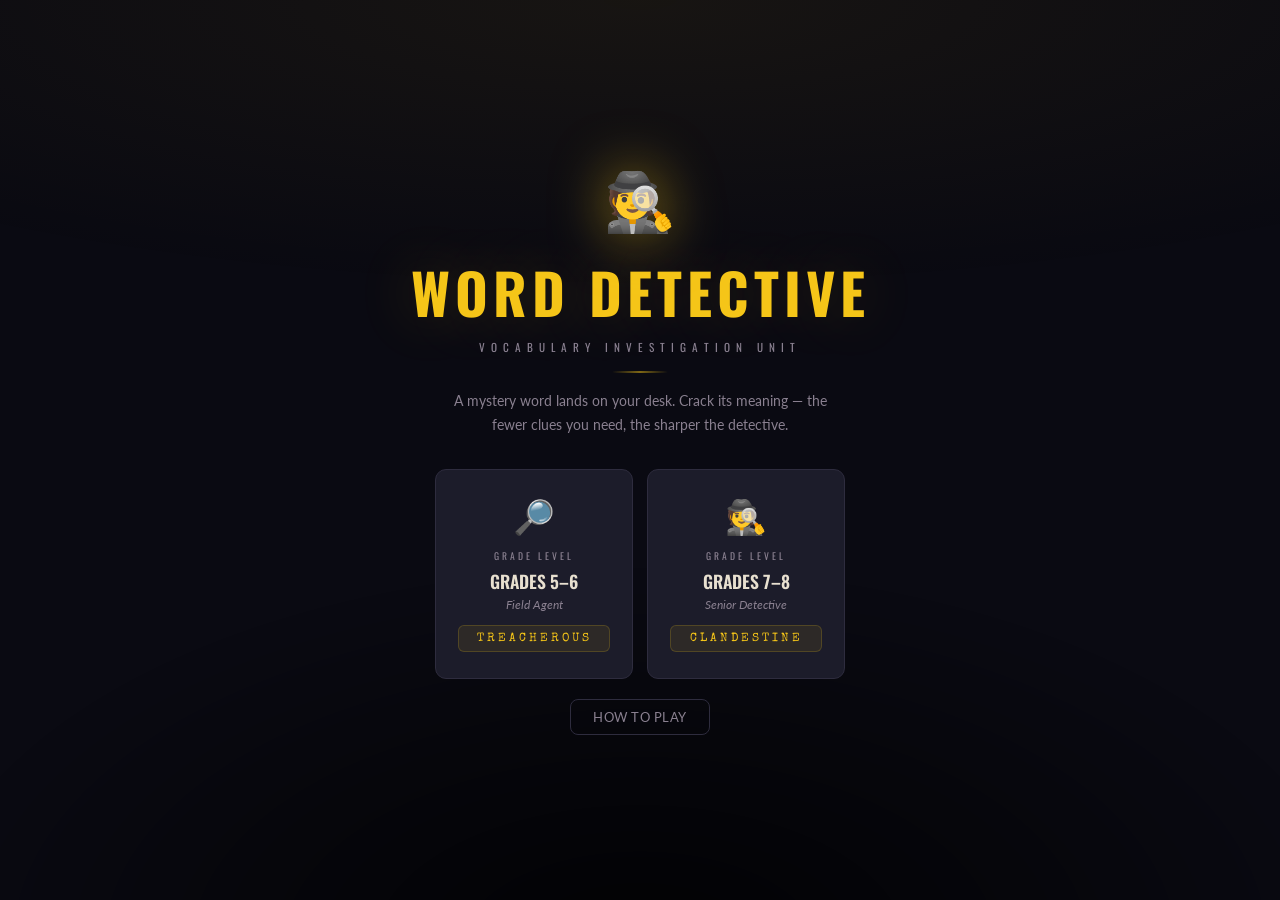
<file: Word Detective/WordDetective.html>
<!DOCTYPE html>
<html lang="en">
<head>
<meta charset="UTF-8">
<meta name="viewport" content="width=device-width, initial-scale=1.0">
<title>Word Detective</title>
<link href="https://fonts.googleapis.com/css2?family=Special+Elite&family=Oswald:wght@400;600;700&family=Lato:wght@300;400;700&display=swap" rel="stylesheet">
<style>
*,*::before,*::after{margin:0;padding:0;box-sizing:border-box}
:root{
  --bg:#0A0A12;--sur:#13131D;--card:#1C1C2A;
  --amber:#F5C518;--red:#E63946;--green:#27AE60;
  --txt:#E8E0D0;--muted:#8A8090;--dim:#2E2C3E;
  --r:11px;
}
body{
  font-family:'Lato',sans-serif;background:var(--bg);min-height:100vh;
  display:flex;align-items:center;justify-content:center;
  padding:20px;color:var(--txt);position:relative;overflow-x:hidden;
}
body::before{
  content:'';position:fixed;inset:0;pointer-events:none;z-index:0;
  background:
    radial-gradient(ellipse 130% 50% at 50% 0%,rgba(245,197,24,.06) 0%,transparent 65%),
    radial-gradient(ellipse 80% 60% at 50% 105%,rgba(0,0,0,.8) 0%,transparent 70%);
}
#app{position:relative;z-index:1;width:100%;max-width:580px}
.screen{display:none}
.screen.active{display:block}

/* ── GRADE SELECT ── */
.gs-hero{text-align:center;margin-bottom:32px}
.gs-badge{font-size:3.6em;display:block;margin-bottom:14px;filter:drop-shadow(0 0 28px rgba(245,197,24,.55))}
.gs-title{
  font-family:'Oswald',sans-serif;font-size:clamp(2.2em,9vw,3.5em);
  font-weight:700;color:var(--amber);letter-spacing:5px;text-transform:uppercase;
  text-shadow:0 0 60px rgba(245,197,24,.2);
}
.gs-sub{font-family:'Oswald',sans-serif;font-size:.7em;letter-spacing:6px;color:var(--muted);text-transform:uppercase;margin-top:6px}
.gs-rule{width:56px;height:2px;background:linear-gradient(90deg,transparent,var(--amber),transparent);margin:16px auto;opacity:.5}
.gs-tagline{color:var(--muted);font-size:.9em;line-height:1.65;max-width:380px;margin:0 auto}

.grade-cards{display:flex;gap:14px;justify-content:center;flex-wrap:wrap;margin:26px 0 20px}
.grade-card{
  background:var(--card);border:1px solid var(--dim);border-radius:var(--r);
  padding:26px 22px;cursor:pointer;flex:1;min-width:158px;max-width:198px;text-align:center;
  transition:transform .22s,box-shadow .22s,border-color .22s;position:relative;overflow:hidden;
}
.grade-card::after{
  content:'';position:absolute;inset:0;
  background:radial-gradient(ellipse at 50% 0%,rgba(245,197,24,.07) 0%,transparent 70%);
  opacity:0;transition:opacity .22s;
}
.grade-card:hover{transform:translateY(-7px);box-shadow:0 20px 44px rgba(0,0,0,.65),0 0 0 1px rgba(245,197,24,.28);border-color:rgba(245,197,24,.35)}
.grade-card:hover::after{opacity:1}
.gc-icon{font-size:2.1em;display:block;margin-bottom:12px}
.gc-level{font-family:'Oswald',sans-serif;font-size:.6em;letter-spacing:3px;color:var(--muted);text-transform:uppercase;margin-bottom:5px}
.gc-name{font-family:'Oswald',sans-serif;font-size:1.1em;font-weight:600;margin-bottom:4px}
.gc-rank{font-size:.72em;color:var(--muted);font-style:italic;margin-bottom:14px}
.gc-preview{font-family:'Special Elite',cursive;font-size:.76em;color:var(--amber);background:rgba(245,197,24,.08);border:1px solid rgba(245,197,24,.18);border-radius:6px;padding:6px 10px;letter-spacing:3px}

.gs-footer{text-align:center}
.ghost-btn{background:none;border:1.5px solid var(--dim);color:var(--muted);border-radius:8px;padding:9px 22px;cursor:pointer;font-family:'Lato',sans-serif;font-size:.83em;letter-spacing:.5px;transition:all .18s}
.ghost-btn:hover{background:var(--sur);color:var(--txt);border-color:#524E62}

/* ── HOW TO PLAY ── */
.how-card{background:var(--card);border:1px solid var(--dim);border-radius:14px;padding:30px 26px;margin-bottom:18px}
.how-title{font-family:'Oswald',sans-serif;font-size:1.4em;font-weight:700;color:var(--amber);letter-spacing:4px;text-align:center;margin-bottom:4px}
.how-rule{width:36px;height:2px;background:var(--amber);margin:0 auto 22px;opacity:.45}
.steps{display:flex;flex-direction:column;gap:15px}
.step{display:flex;gap:13px;align-items:flex-start}
.sn{font-family:'Oswald',sans-serif;font-size:1.05em;font-weight:700;color:var(--amber);min-width:24px;padding-top:2px;flex-shrink:0}
.st{font-size:.88em;color:var(--muted);line-height:1.6}
.st strong{color:var(--txt)}
.pts-grid{margin-top:20px;background:rgba(245,197,24,.04);border:1px solid rgba(245,197,24,.12);border-radius:9px;padding:14px 16px;display:flex;flex-direction:column;gap:6px}
.pt-row{display:flex;justify-content:space-between;align-items:center;font-size:.82em}
.pt-lbl{color:var(--muted)}
.pt-val{font-family:'Oswald',sans-serif;font-weight:700;color:var(--amber)}
.pt-val.red{color:var(--red)}
.how-back{text-align:center}

/* ── GAME ── */
.prog-row{display:flex;justify-content:space-between;align-items:center;margin-bottom:20px;gap:8px;flex-wrap:wrap}
.case-lbl{font-family:'Oswald',sans-serif;font-size:.68em;letter-spacing:3px;color:var(--muted);text-transform:uppercase}
.dots{display:flex;gap:6px}
.dot{width:26px;height:4px;border-radius:3px;background:var(--dim);transition:background .3s}
.dot.active{background:rgba(245,197,24,.45)}
.dot.done{background:var(--amber)}
.score-lbl{font-family:'Oswald',sans-serif;font-size:1.05em;font-weight:700;color:var(--amber);letter-spacing:1px}

/* case file */
.case-file{background:var(--card);border:1px solid var(--dim);border-radius:var(--r);padding:18px 20px 22px;margin-bottom:18px;position:relative;overflow:hidden}
.case-file::before{content:'';position:absolute;top:0;left:0;right:0;height:3px;background:linear-gradient(90deg,var(--amber),rgba(245,197,24,.08))}
.cf-top{display:flex;justify-content:space-between;align-items:center;padding-bottom:11px;margin-bottom:13px;border-bottom:1px solid var(--dim)}
.cf-stamp{font-family:'Oswald',sans-serif;font-size:.6em;letter-spacing:4px;color:var(--amber);opacity:.5}
.cf-id{font-family:'Special Elite',cursive;font-size:.75em;color:#4A4660}
.mystery-lbl{font-family:'Oswald',sans-serif;font-size:.6em;letter-spacing:3.5px;color:var(--muted);text-transform:uppercase;margin-bottom:9px}
.mystery-word{
  font-family:'Special Elite',cursive;font-size:clamp(1.85em,7vw,2.85em);
  color:var(--amber);letter-spacing:.12em;text-align:center;
  text-shadow:0 0 40px rgba(245,197,24,.18);line-height:1.25;word-break:break-all;
}

/* clues section */
.sec-lbl{font-family:'Oswald',sans-serif;font-size:.6em;letter-spacing:3px;color:var(--muted);text-transform:uppercase;margin-bottom:9px}
.sec-lbl small{font-size:.85em;opacity:.55;letter-spacing:.5px;margin-left:5px;font-family:'Lato',sans-serif;text-transform:none;font-weight:400}
.clues-row{display:grid;grid-template-columns:repeat(3,1fr);gap:8px;margin-bottom:20px}

.clue-card{
  background:var(--sur);border:1px solid var(--dim);border-radius:9px;
  padding:11px 8px;text-align:center;cursor:pointer;
  min-height:92px;display:flex;flex-direction:column;align-items:center;justify-content:center;
  transition:border-color .2s,background .2s,transform .15s;position:relative;
}
.clue-card:not(.opened):hover{
  border-color:rgba(245,197,24,.32);background:rgba(245,197,24,.04);transform:translateY(-3px);
}
.clue-card.opened{cursor:default;min-height:auto;padding:10px 9px}
.cc-front{display:flex;flex-direction:column;align-items:center;gap:7px}
.cc-lock{font-size:1.2em;opacity:.3}
.cc-type{font-family:'Oswald',sans-serif;font-size:.58em;letter-spacing:1.8px;color:var(--muted);text-transform:uppercase}
.cc-back{display:none;width:100%}
.clue-card.opened .cc-front{display:none}
.clue-card.opened .cc-back{display:block}
.cc-ico{font-size:1em;display:block;margin-bottom:5px;opacity:.6;text-align:center}
.cc-text{font-size:.74em;color:var(--txt);line-height:1.5;text-align:left}
.cc-emoji{font-size:1.55em;letter-spacing:4px;display:block;text-align:center;line-height:1.6}

/* answers */
.answers-grid{display:flex;flex-direction:column;gap:7px}
.ans-btn{
  background:var(--sur);border:1.5px solid var(--dim);border-radius:9px;
  padding:13px 16px;text-align:left;cursor:pointer;
  font-family:'Lato',sans-serif;font-size:.9em;color:var(--txt);
  display:flex;align-items:center;gap:11px;
  transition:border-color .16s,background .16s,transform .12s;
}
.ans-btn:not(:disabled):hover{border-color:rgba(245,197,24,.32);background:rgba(245,197,24,.04);transform:translateX(4px)}
.ans-btn:disabled{cursor:default}
.ans-btn.correct{border-color:var(--green)!important;background:rgba(39,174,96,.1)!important;color:var(--green)!important}
.ans-btn.wrong{border-color:var(--red)!important;background:rgba(230,57,70,.07)!important;color:var(--red)!important;opacity:.5}
.ans-letter{font-family:'Oswald',sans-serif;font-size:.85em;font-weight:700;color:var(--amber);min-width:20px;flex-shrink:0}
.ans-btn.correct .ans-letter{color:var(--green)}
.ans-btn.wrong .ans-letter{color:var(--red)}

/* ── RESULT OVERLAY ── */
.overlay{
  position:fixed;inset:0;background:rgba(8,8,14,.84);
  backdrop-filter:blur(4px);z-index:300;
  display:flex;align-items:center;justify-content:center;padding:20px;
  opacity:0;transition:opacity .3s;pointer-events:none;
}
.overlay.show{opacity:1;pointer-events:all}
.result-card{
  background:var(--card);border:1px solid var(--dim);border-radius:14px;
  padding:34px 28px;max-width:390px;width:100%;text-align:center;
  transform:scale(.91);transition:transform .3s;position:relative;overflow:hidden;
}
.result-card::before{content:'';position:absolute;top:0;left:0;right:0;height:3px;background:linear-gradient(90deg,var(--amber),rgba(245,197,24,.1))}
.overlay.show .result-card{transform:scale(1)}
.r-stamp{font-family:'Oswald',sans-serif;font-size:1.85em;font-weight:700;letter-spacing:3px;text-transform:uppercase;margin-bottom:7px}
.r-stamp.ok{color:var(--green);text-shadow:0 0 28px rgba(39,174,96,.35)}
.r-stamp.fail{color:var(--red);text-shadow:0 0 28px rgba(230,57,70,.35)}
.r-word{font-family:'Special Elite',cursive;font-size:1.55em;color:var(--amber);letter-spacing:5px;margin-bottom:5px}
.r-def{font-size:.87em;color:var(--muted);margin-bottom:16px;font-style:italic;line-height:1.5}
.r-pts{font-family:'Oswald',sans-serif;font-size:1.8em;font-weight:700;margin-bottom:3px}
.r-pts.ok{color:var(--green)}
.r-pts.fail{color:var(--red)}
.r-clues{font-size:.75em;color:#4A4660;margin-bottom:24px}
.r-next{
  background:var(--amber);color:#0A0A12;border:none;border-radius:8px;
  padding:12px 32px;font-family:'Oswald',sans-serif;font-size:.97em;font-weight:700;
  letter-spacing:2px;cursor:pointer;transition:background .16s,transform .12s;
}
.r-next:hover{background:#D4AA10;transform:translateY(-2px)}

/* ── SUMMARY ── */
.sum-top{text-align:center;margin-bottom:26px}
.sum-icon{font-size:3.2em;display:block;margin-bottom:10px;filter:drop-shadow(0 0 20px rgba(245,197,24,.45))}
.sum-rank{font-family:'Oswald',sans-serif;font-size:1.85em;font-weight:700;color:var(--amber);letter-spacing:4px;margin-bottom:4px}
.sum-score{font-family:'Special Elite',cursive;font-size:1em;color:var(--muted)}
.sum-rule{width:48px;height:2px;background:var(--amber);margin:14px auto;opacity:.4}
.case-log{display:flex;flex-direction:column;gap:7px;margin-bottom:22px}
.log-row{background:var(--card);border:1px solid var(--dim);border-radius:8px;padding:11px 15px;display:flex;align-items:center;gap:8px}
.log-word{font-family:'Special Elite',cursive;font-size:.84em;color:var(--amber);letter-spacing:2px;flex:1;min-width:0;overflow:hidden;text-overflow:ellipsis;white-space:nowrap}
.log-clues{font-size:.72em;color:#4A4660;min-width:58px;text-align:right;flex-shrink:0}
.log-pts{font-family:'Oswald',sans-serif;font-weight:700;font-size:.88em;min-width:50px;text-align:right;flex-shrink:0}
.log-pts.ok{color:var(--green)}
.log-pts.fail{color:var(--red)}
.log-ico{font-size:.9em;flex-shrink:0}
.sum-actions{display:flex;flex-direction:column;gap:9px}
.primary-btn{width:100%;background:var(--amber);color:#0A0A12;border:none;border-radius:9px;padding:14px;font-family:'Oswald',sans-serif;font-size:1.05em;font-weight:700;letter-spacing:3px;cursor:pointer;transition:background .16s,transform .12s}
.primary-btn:hover{background:#D4AA10;transform:translateY(-2px)}
.secondary-btn{width:100%;background:none;border:1.5px solid var(--dim);color:var(--muted);border-radius:9px;padding:12px;font-family:'Lato',sans-serif;font-size:.88em;cursor:pointer;transition:all .18s}
.secondary-btn:hover{background:var(--sur);color:var(--txt);border-color:#524E62}

@media(max-width:420px){
  .mystery-word{font-size:1.7em;letter-spacing:.06em}
  .clues-row{gap:6px}
  .cc-text{font-size:.7em}
  .cc-emoji{font-size:1.3em;letter-spacing:3px}
  .result-card{padding:28px 20px}
  .r-stamp{font-size:1.6em}
}
</style>
</head>
<body>
<div id="app">

<!-- ── GRADE SELECT ── -->
<div id="s-grade" class="screen active">
  <div class="gs-hero">
    <span class="gs-badge">🕵️</span>
    <div class="gs-title">WORD DETECTIVE</div>
    <div class="gs-sub">Vocabulary Investigation Unit</div>
    <div class="gs-rule"></div>
    <p class="gs-tagline">A mystery word lands on your desk. Crack its meaning — the fewer clues you need, the sharper the detective.</p>
  </div>
  <div class="grade-cards">
    <div class="grade-card" onclick="startGame('5-6')">
      <span class="gc-icon">🔎</span>
      <div class="gc-level">Grade Level</div>
      <div class="gc-name">GRADES 5–6</div>
      <div class="gc-rank">Field Agent</div>
      <div class="gc-preview">TREACHEROUS</div>
    </div>
    <div class="grade-card" onclick="startGame('7-8')">
      <span class="gc-icon">🕵️</span>
      <div class="gc-level">Grade Level</div>
      <div class="gc-name">GRADES 7–8</div>
      <div class="gc-rank">Senior Detective</div>
      <div class="gc-preview">CLANDESTINE</div>
    </div>
  </div>
  <div class="gs-footer">
    <button class="ghost-btn" onclick="nav('s-how')">HOW TO PLAY</button>
  </div>
</div>

<!-- ── HOW TO PLAY ── -->
<div id="s-how" class="screen">
  <div class="how-card">
    <div class="how-title">HOW TO PLAY</div>
    <div class="how-rule"></div>
    <div class="steps">
      <div class="step"><span class="sn">01</span><span class="st">A <strong>mystery word</strong> appears in your case file. Your mission: determine what it means.</span></div>
      <div class="step"><span class="sn">02</span><span class="st">Three <strong>evidence cards</strong> are locked — a definition fragment, a context sentence, and emoji cues. Tap any card to reveal it.</span></div>
      <div class="step"><span class="sn">03</span><span class="st">Select the correct meaning from <strong>four options</strong>. Each clue you open costs <strong>75 points</strong> from your case score.</span></div>
      <div class="step"><span class="sn">04</span><span class="st">Solve <strong>6 cases</strong> per session. Wrong answers score zero — even if you opened clues.</span></div>
    </div>
    <div class="pts-grid">
      <div class="pt-row"><span class="pt-lbl">No clues — correct</span><span class="pt-val">300 pts</span></div>
      <div class="pt-row"><span class="pt-lbl">1 clue — correct</span><span class="pt-val">225 pts</span></div>
      <div class="pt-row"><span class="pt-lbl">2 clues — correct</span><span class="pt-val">150 pts</span></div>
      <div class="pt-row"><span class="pt-lbl">3 clues — correct</span><span class="pt-val">75 pts</span></div>
      <div class="pt-row"><span class="pt-lbl">Wrong answer</span><span class="pt-val red">0 pts</span></div>
    </div>
  </div>
  <div class="how-back"><button class="ghost-btn" onclick="nav('s-grade')">← BACK</button></div>
</div>

<!-- ── GAME ── -->
<div id="s-game" class="screen">
  <div class="prog-row">
    <div class="case-lbl" id="case-lbl">CASE 1 OF 6</div>
    <div class="dots" id="dots"></div>
    <div class="score-lbl" id="score-lbl">0 PTS</div>
  </div>
  <div class="case-file">
    <div class="cf-top">
      <div class="cf-stamp">★ CLASSIFIED ★</div>
      <div class="cf-id" id="cf-id">CASE-001</div>
    </div>
    <div class="mystery-lbl">MYSTERY WORD</div>
    <div class="mystery-word" id="mystery-word"></div>
  </div>
  <div class="sec-lbl">EVIDENCE CARDS <small>tap a card to reveal &bull; each clue −75 pts</small></div>
  <div class="clues-row" id="clues-row"></div>
  <div class="sec-lbl">WHAT DOES THIS WORD MEAN?</div>
  <div class="answers-grid" id="answers-grid"></div>
</div>

<!-- ── RESULT OVERLAY ── -->
<div class="overlay" id="overlay">
  <div class="result-card">
    <div class="r-stamp" id="r-stamp"></div>
    <div class="r-word" id="r-word"></div>
    <div class="r-def" id="r-def"></div>
    <div class="r-pts" id="r-pts"></div>
    <div class="r-clues" id="r-clues"></div>
    <button class="r-next" id="r-next" onclick="advance()"></button>
  </div>
</div>

<!-- ── SUMMARY ── -->
<div id="s-summary" class="screen">
  <div class="sum-top">
    <span class="sum-icon" id="sum-icon"></span>
    <div class="sum-rank" id="sum-rank"></div>
    <div class="sum-score" id="sum-score"></div>
    <div class="sum-rule"></div>
  </div>
  <div class="case-log" id="case-log"></div>
  <div class="sum-actions">
    <button class="primary-btn" onclick="playAgain()">INVESTIGATE AGAIN</button>
    <button class="secondary-btn" onclick="nav('s-grade')">CHANGE GRADE LEVEL</button>
  </div>
</div>

</div><!-- #app -->

<script>
// ─────────────────────────────────────────────────────────────
//  WORD DATA
// ─────────────────────────────────────────────────────────────
const WORDS = {
'5-6': [
  { word:'RELUCTANT',
    clues:{
      definition:'Showing resistance or unwillingness to take an action or make an effort...',
      sentence:'Jake was ___ to try the unusual food, even though everyone insisted it tasted amazing.',
      emoji:'😬🚶‍♂️↩️'},
    options:['unwilling or hesitant','extremely eager','deeply upset','very confused'], correct:0 },

  { word:'PECULIAR',
    clues:{
      definition:'Different from what is normal or expected; strange, odd, or unusual in character...',
      sentence:'There was a ___ smell drifting from the lab — like burnt rubber mixed with lemons.',
      emoji:'🤔❓🌀'},
    options:['strange or unusual','very familiar','quite ordinary','deeply frightening'], correct:0 },

  { word:'CUNNING',
    clues:{
      definition:'Having skill at achieving goals through clever or indirect methods; craftily shrewd...',
      sentence:'The fox in the story was ___ enough to trick the crow into dropping its cheese.',
      emoji:'🦊😏🧠'},
    options:['clever and crafty','loud and bold','slow and careful','kind and gentle'], correct:0 },

  { word:'VIVID',
    clues:{
      definition:'Producing powerful feelings or strong clear images in the mind; intensely bright...',
      sentence:'She painted a ___ picture of the sunset — the sky looked as if it were on fire.',
      emoji:'🌈✨🎨'},
    options:['bright and striking','dull and faded','large and heavy','soft and quiet'], correct:0 },

  { word:'ABUNDANT',
    clues:{
      definition:'Present in large quantities; more than enough; plentiful and overflowing...',
      sentence:'After the heavy rain, the garden had an ___ supply of water for the whole month.',
      emoji:'🌊📦🌿'},
    options:['plentiful or overflowing','barely enough','carefully rationed','completely missing'], correct:0 },

  { word:'DISMAY',
    clues:{
      definition:'A feeling of distress or shock caused by something unexpected or unwelcome...',
      sentence:'To his ___, he discovered that his homework had been left at home on exam day.',
      emoji:'😱💔😧'},
    options:['shock and distress','joy and excitement','calm and peace','deep curiosity'], correct:0 },

  { word:'BAFFLED',
    clues:{
      definition:'Completely unable to understand or explain something; thoroughly puzzled...',
      sentence:'The detective was ___ by the clue — it simply made no sense at all.',
      emoji:'🤯❓🔄'},
    options:['totally confused','slightly annoyed','very focused','mildly bored'], correct:0 },

  { word:'OMINOUS',
    clues:{
      definition:'Giving the impression that something bad or dangerous is about to happen...',
      sentence:'Dark, ___ clouds gathered over the mountains just before the storm struck the valley.',
      emoji:'⛈️😰🚨'},
    options:['threatening or alarming','cheerful and bright','calm and soothing','small and harmless'], correct:0 },

  { word:'PERSEVERE',
    clues:{
      definition:'To continue in a course of action even when it is difficult or progress is slow...',
      sentence:'Even when the training was painful, she chose to ___ and finished the race.',
      emoji:'💪🏃‍♀️🏆'},
    options:['keep going despite difficulty','give up easily','move very slowly','ask for help immediately'], correct:0 },

  { word:'COMPASSION',
    clues:{
      definition:'A feeling of sympathy and concern for the suffering or troubles of others...',
      sentence:'The nurse showed great ___ by sitting with the frightened child throughout the night.',
      emoji:'🤗❤️🩹'},
    options:["concern for others' pain",'strict rule-following','great personal skill','strong disagreement'], correct:0 },

  { word:'SERENE',
    clues:{
      definition:'Calm, peaceful, and untroubled; without any disturbance or anxiety...',
      sentence:'The lake at dawn was ___ — not a ripple on the water, not a sound in the air.',
      emoji:'🌅😌🕊️'},
    options:['calm and peaceful','wild and stormy','busy and crowded','dark and frightening'], correct:0 },

  { word:'ELABORATE',
    clues:{
      definition:'Involving many carefully arranged parts or details; highly complex and intricate...',
      sentence:'The students built an ___ model of the solar system with moving parts and glowing lights.',
      emoji:'🔧🎭🔬'},
    options:['detailed and complex','simple and plain','quick and careless','broken and useless'], correct:0 },

  { word:'HOSTILE',
    clues:{
      definition:'Showing or feeling strong opposition, unfriendliness, or aggression toward someone...',
      sentence:'The new student felt ___ stares from the group when she sat down at their lunch table.',
      emoji:'😠👀⚡'},
    options:['unfriendly or aggressive','warm and welcoming','shy and quiet','playful and teasing'], correct:0 },

  { word:'DEFIANT',
    clues:{
      definition:'Showing bold resistance or open disobedience toward authority or expectation...',
      sentence:'Despite repeated warnings, the ___ student kept talking throughout the silent exam.',
      emoji:'✊😤🚫'},
    options:['boldly disobedient','quietly obedient','deeply afraid','happily agreeable'], correct:0 },

  { word:'TREACHEROUS',
    clues:{
      definition:'Guilty of betrayal or deception; appearing safe but concealing serious danger...',
      sentence:'The mountain path was ___ after the ice storm — one wrong step could have been fatal.',
      emoji:'🗡️⚠️🧊'},
    options:['dangerous and untrustworthy','safe and reliable','long and tedious','straight and easy'], correct:0 }
],

'7-8': [
  { word:'ALLEVIATE',
    clues:{
      definition:'To make a problem, pain, or difficulty less severe or easier to bear...',
      sentence:'The doctor prescribed medication to ___ the patient\'s pain after the surgery.',
      emoji:'💊😌⬇️'},
    options:['lessen or reduce','worsen or increase','observe and record','ignore completely'], correct:0 },

  { word:'AMBIGUOUS',
    clues:{
      definition:'Open to more than one interpretation; not having one clear or definite meaning...',
      sentence:'The film\'s ending was deliberately ___ — audiences debated its meaning for weeks.',
      emoji:'❓🔀🤔'},
    options:['having unclear meaning','perfectly straightforward','factually incorrect','unusually detailed'], correct:0 },

  { word:'TENACIOUS',
    clues:{
      definition:'Keeping a very firm hold; extremely determined and persistent despite setbacks...',
      sentence:'Despite years of rejection, the ___ inventor kept refining her design until it worked.',
      emoji:'🦈💪🔗'},
    options:['stubbornly determined','easily discouraged','quickly distracted','quietly withdrawn'], correct:0 },

  { word:'CLANDESTINE',
    clues:{
      definition:'Done in a secret or hidden way, especially to avoid detection or disapproval...',
      sentence:'The agents arranged a ___ meeting in a crowded café to exchange classified information.',
      emoji:'🕵️🤫🌑'},
    options:['secret and hidden','open and public','loudly celebrated','transparent and slow'], correct:0 },

  { word:'CORROBORATE',
    clues:{
      definition:'To confirm or give supporting evidence for a statement, theory, or claim...',
      sentence:'A new witness came forward to ___ the defendant\'s alibi with crucial evidence.',
      emoji:'✅📋🤝'},
    options:['confirm or support','contradict or deny','confuse or mislead','ignore or dismiss'], correct:0 },

  { word:'ELOQUENT',
    clues:{
      definition:'Fluent and persuasive in speaking or writing; expressing ideas in a vivid, clear way...',
      sentence:'Her ___ speech moved the entire audience to stand and applaud for several minutes.',
      emoji:'🎤✨💬'},
    options:['fluent and persuasive','hesitant and unclear','harsh and blunt','brief and dull'], correct:0 },

  { word:'INDIGNANT',
    clues:{
      definition:'Feeling or showing anger or annoyance at something perceived as unfair or insulting...',
      sentence:'He was ___ when he discovered that someone else had taken full credit for his research.',
      emoji:'😤⚖️🔥'},
    options:['angry at unfairness','pleased with results','deeply embarrassed','quietly resigned'], correct:0 },

  { word:'METICULOUS',
    clues:{
      definition:'Showing great attention to detail; very careful and precise even about small things...',
      sentence:'The ___ editor caught every typo, including the ones buried in the footnotes.',
      emoji:'🔍📝✅'},
    options:['extremely careful and precise','sloppy and careless','quick and impatient','bold and reckless'], correct:0 },

  { word:'NONCHALANT',
    clues:{
      definition:'Feeling or appearing casually calm and relaxed; not showing concern or anxiety...',
      sentence:'She seemed ___ about the final exam — as though it were just another ordinary Tuesday.',
      emoji:'😎🤷‍♂️☕'},
    options:['casually unconcerned','extremely anxious','deeply focused','visibly excited'], correct:0 },

  { word:'PARAMOUNT',
    clues:{
      definition:'More important than anything else; of the greatest possible significance or rank...',
      sentence:'In surgery, the safety of the patient is ___ — every other concern is secondary.',
      emoji:'👑⬆️⭐'},
    options:['most important of all','least significant','somewhat relevant','completely unrelated'], correct:0 },

  { word:'RESILIENT',
    clues:{
      definition:'Able to withstand or recover quickly from difficult conditions or adversity...',
      sentence:'The ___ community rebuilt their entire town within months of the devastating flood.',
      emoji:'🌱💪🔄'},
    options:['able to recover quickly','easily broken down','slow to accept change','stubbornly inflexible'], correct:0 },

  { word:'TUMULTUOUS',
    clues:{
      definition:'Making an uproar; very loud, disorderly, or turbulent; full of confusion and noise...',
      sentence:'The ___ crowd outside the stadium made it impossible to hold any conversation.',
      emoji:'🌊🌪️📣'},
    options:['loud and chaotic','quiet and orderly','slow and steady','warm and celebratory'], correct:0 },

  { word:'VENERATE',
    clues:{
      definition:'To regard with great respect, reverence, and deep admiration; to hold as sacred...',
      sentence:'The villagers continued to ___ the old traditions, treating each one as sacred.',
      emoji:'🙏👴✨'},
    options:['deeply respect and honor','openly mock','casually ignore','secretly fear'], correct:0 },

  { word:'CANDID',
    clues:{
      definition:'Truthful and straightforward; not hiding one\'s thoughts or feelings from others...',
      sentence:'The coach was ___ about the team\'s weaknesses — sugarcoating the loss would help no one.',
      emoji:'💬😐✔️'},
    options:['honest and direct','secretive and evasive','politely vague','overly dramatic'], correct:0 },

  { word:'ENIGMATIC',
    clues:{
      definition:'Difficult to understand or interpret; mysterious, puzzling, and hard to read...',
      sentence:'Her ___ smile made it impossible to tell whether she was pleased or deeply disappointed.',
      emoji:'🎭❓🌙'},
    options:['mysterious and puzzling','clear and obvious','loud and expressive','simple and predictable'], correct:0 }
]
};

// ─────────────────────────────────────────────────────────────
//  STATE
// ─────────────────────────────────────────────────────────────
const G = {
  grade: null,
  deck: [],
  idx: 0,
  score: 0,
  cluesUsed: [],    // number of clues opened per case
  answered: [],     // bool per case
  wasCorrect: [],   // bool per case
  shuffledCorrect: [] // correct index after shuffling options
};

// ─────────────────────────────────────────────────────────────
//  HELPERS
// ─────────────────────────────────────────────────────────────
function nav(id) {
  document.querySelectorAll('.screen').forEach(s => s.classList.remove('active'));
  document.getElementById(id).classList.add('active');
}

function esc(s) {
  return String(s)
    .replace(/&/g,'&amp;').replace(/</g,'&lt;')
    .replace(/>/g,'&gt;').replace(/"/g,'&quot;');
}

// Fisher-Yates — mutates in place, returns array
function shuffle(arr) {
  for (let i = arr.length - 1; i > 0; i--) {
    const j = Math.floor(Math.random() * (i + 1));
    [arr[i], arr[j]] = [arr[j], arr[i]];
  }
  return arr;
}

// ─────────────────────────────────────────────────────────────
//  START
// ─────────────────────────────────────────────────────────────
function startGame(grade) {
  G.grade = grade;
  G.deck = shuffle([...WORDS[grade]]).slice(0, 6);
  G.idx = 0;
  G.score = 0;
  G.cluesUsed     = new Array(6).fill(0);
  G.answered      = new Array(6).fill(false);
  G.wasCorrect    = new Array(6).fill(false);
  G.shuffledCorrect = new Array(6).fill(0);
  buildDots();
  renderCase();
  nav('s-game');
}

// ─────────────────────────────────────────────────────────────
//  PROGRESS DOTS
// ─────────────────────────────────────────────────────────────
function buildDots() {
  const row = document.getElementById('dots');
  row.innerHTML = '';
  for (let i = 0; i < 6; i++) {
    const d = document.createElement('div');
    d.id = 'dot' + i;
    d.className = 'dot' + (i === 0 ? ' active' : '');
    row.appendChild(d);
  }
}

function refreshDots() {
  for (let i = 0; i < 6; i++) {
    const d = document.getElementById('dot' + i);
    if (!d) continue;
    d.className = 'dot' + (i < G.idx ? ' done' : i === G.idx ? ' active' : '');
  }
}

// ─────────────────────────────────────────────────────────────
//  RENDER CASE
// ─────────────────────────────────────────────────────────────
function renderCase() {
  const w = G.deck[G.idx];
  const n = G.idx + 1;

  document.getElementById('case-lbl').textContent = `CASE ${n} OF 6`;
  document.getElementById('score-lbl').textContent = `${G.score} PTS`;
  document.getElementById('cf-id').textContent = `CASE-00${n}`;
  document.getElementById('mystery-word').textContent = w.word;
  refreshDots();

  // Shuffle options, track new correct index
  const opts = [...w.options];
  const correctText = opts[w.correct];
  shuffle(opts);
  G.shuffledCorrect[G.idx] = opts.indexOf(correctText);

  // ── Clue cards ──
  const cr = document.getElementById('clues-row');
  cr.innerHTML = '';
  [
    { key: 'definition', icon: '📖', label: 'DEFINITION' },
    { key: 'sentence',   icon: '📝', label: 'SENTENCE'   },
    { key: 'emoji',      icon: '🖼️',  label: 'EMOJI CUES' }
  ].forEach((ct, i) => {
    const card = document.createElement('div');
    card.className = 'clue-card';
    card.id = 'clue' + i;
    const isEmoji = ct.key === 'emoji';
    card.innerHTML =
      `<div class="cc-front">
        <span class="cc-lock">🔒</span>
        <div class="cc-type">${ct.label}</div>
      </div>
      <div class="cc-back">
        <span class="cc-ico">${ct.icon}</span>
        ${isEmoji
          ? `<span class="cc-emoji">${w.clues.emoji}</span>`
          : `<div class="cc-text">${esc(w.clues[ct.key])}</div>`
        }
      </div>`;
    card.addEventListener('click', () => revealClue(i, card));
    cr.appendChild(card);
  });

  // ── Answer buttons ──
  const ag = document.getElementById('answers-grid');
  ag.innerHTML = '';
  ['A','B','C','D'].forEach((letter, i) => {
    const btn = document.createElement('button');
    btn.className = 'ans-btn';
    btn.innerHTML = `<span class="ans-letter">${letter}</span>${esc(opts[i])}`;
    btn.addEventListener('click', () => pick(i, btn, w));
    ag.appendChild(btn);
  });
}

// ─────────────────────────────────────────────────────────────
//  REVEAL CLUE
// ─────────────────────────────────────────────────────────────
function revealClue(i, card) {
  if (card.classList.contains('opened')) return;
  if (G.answered[G.idx]) return;
  card.classList.add('opened');
  G.cluesUsed[G.idx]++;
}

// ─────────────────────────────────────────────────────────────
//  PICK ANSWER
// ─────────────────────────────────────────────────────────────
function pick(i, btn, w) {
  if (G.answered[G.idx]) return;
  G.answered[G.idx] = true;

  const correctIdx = G.shuffledCorrect[G.idx];
  const isCorrect  = i === correctIdx;
  const clues      = G.cluesUsed[G.idx];
  const pts        = isCorrect ? Math.max(0, 300 - clues * 75) : 0;

  if (isCorrect) { G.score += pts; G.wasCorrect[G.idx] = true; }

  // Style all buttons
  document.querySelectorAll('.ans-btn').forEach((b, j) => {
    b.disabled = true;
    if (j === correctIdx)          b.classList.add('correct');
    else if (j === i && !isCorrect) b.classList.add('wrong');
  });

  document.getElementById('score-lbl').textContent = `${G.score} PTS`;

  setTimeout(() => showResult(isCorrect, pts, clues, w), 650);
}

// ─────────────────────────────────────────────────────────────
//  RESULT OVERLAY
// ─────────────────────────────────────────────────────────────
function showResult(isCorrect, pts, clues, w) {
  const isLast = G.idx === 5;

  document.getElementById('r-stamp').textContent =
    isCorrect ? (pts === 300 ? '✦ CRACKED IT ✦' : 'CASE SOLVED') : 'CASE CLOSED';
  document.getElementById('r-stamp').className = 'r-stamp ' + (isCorrect ? 'ok' : 'fail');

  document.getElementById('r-word').textContent = w.word;
  document.getElementById('r-def').textContent  = `"${w.options[w.correct]}"`;

  document.getElementById('r-pts').textContent  = isCorrect ? `+${pts} PTS` : '0 PTS';
  document.getElementById('r-pts').className    = 'r-pts ' + (isCorrect ? 'ok' : 'fail');

  document.getElementById('r-clues').textContent =
    clues === 0 ? 'No clues used' : `${clues} clue${clues > 1 ? 's' : ''} used`;

  document.getElementById('r-next').textContent = isLast ? 'VIEW REPORT →' : 'NEXT CASE →';

  document.getElementById('overlay').classList.add('show');
}

function advance() {
  document.getElementById('overlay').classList.remove('show');
  if (G.idx === 5) {
    setTimeout(showSummary, 320);
  } else {
    G.idx++;
    setTimeout(renderCase, 320);
  }
}

// ─────────────────────────────────────────────────────────────
//  SUMMARY
// ─────────────────────────────────────────────────────────────
function showSummary() {
  const s = G.score;
  const [icon, rank] =
    s >= 1500 ? ['🏆', 'MASTER DETECTIVE'] :
    s >= 1100 ? ['🕵️', 'SENIOR DETECTIVE'] :
    s >=  700 ? ['🔍', 'DETECTIVE']         :
                ['📋', 'ROOKIE'];

  document.getElementById('sum-icon').textContent  = icon;
  document.getElementById('sum-rank').textContent  = rank;
  document.getElementById('sum-score').textContent = `${s} / 1800 points`;

  const log = document.getElementById('case-log');
  log.innerHTML = '';
  G.deck.forEach((w, i) => {
    const ok  = G.wasCorrect[i];
    const cl  = G.cluesUsed[i];
    const pts = ok ? Math.max(0, 300 - cl * 75) : 0;
    const row = document.createElement('div');
    row.className = 'log-row';
    row.innerHTML =
      `<div class="log-word">${esc(w.word)}</div>
       <div class="log-clues">${cl === 0 ? 'no clues' : `${cl} clue${cl > 1 ? 's' : ''}`}</div>
       <div class="log-pts ${ok ? 'ok' : 'fail'}">${ok ? '+' + pts : '0'} pts</div>
       <div class="log-ico">${ok ? '✅' : '❌'}</div>`;
    log.appendChild(row);
  });

  nav('s-summary');
}

function playAgain() { startGame(G.grade); }
</script>
</body>
</html>
</file>
<file: VocabArena/style.css>
/* ─── RESET & TOKENS ─── */
*, *::before, *::after { margin: 0; padding: 0; box-sizing: border-box; }

:root {
  --blue:        #2563eb;
  --blue-mid:    #3b82f6;
  --blue-light:  #bfdbfe;
  --blue-pale:   #eff6ff;
  --green:       #16a34a;
  --green-mid:   #22c55e;
  --green-light: #bbf7d0;
  --green-pale:  #f0fdf4;
  --teal:        #0d9488;
  --teal-light:  #99f6e4;
  --sky:         #0ea5e9;
  --sky-light:   #bae6fd;
  --white:       #ffffff;
  --grey-50:     #f8fafc;
  --grey-100:    #f1f5f9;
  --grey-200:    #e2e8f0;
  --grey-500:    #64748b;
  --grey-800:    #1e293b;
  --red:         #ef4444;
  --red-dark:    #dc2626;
  --amber:       #f59e0b;
  --r:           16px;
  --r-sm:        10px;
  --sh:          0 4px 12px rgba(0,0,0,.10);
  --sh-lg:       0 10px 24px rgba(0,0,0,.14);
}

body {
  font-family: 'Segoe UI', system-ui, -apple-system, sans-serif;
  background: linear-gradient(145deg, #dbeafe 0%, #dcfce7 100%);
  min-height: 100vh;
  color: var(--grey-800);
  overflow-x: hidden;
}

/* ─── SCREENS ─── */
.screen {
  display: none;
  flex-direction: column;
  min-height: 100vh;
  max-width: 480px;
  margin: 0 auto;
  padding: 20px 16px 28px;
}
.screen.active { display: flex; }

/* ─── WELCOME ─── */
.welcome-hero {
  text-align: center;
  padding: 32px 0 24px;
  flex-shrink: 0;
}

.logo-bounce {
  font-size: 4.5rem;
  display: block;
  animation: bounce 2.2s ease-in-out infinite;
}
@keyframes bounce {
  0%,100% { transform: translateY(0) rotate(-3deg); }
  50%      { transform: translateY(-14px) rotate(3deg); }
}

h1 {
  font-size: 2.6rem;
  font-weight: 900;
  letter-spacing: -1px;
  background: linear-gradient(135deg, var(--blue), var(--teal));
  -webkit-background-clip: text;
  -webkit-text-fill-color: transparent;
  background-clip: text;
  margin-top: 8px;
}

.tagline {
  color: var(--grey-500);
  font-size: 1.05rem;
  margin-top: 6px;
}

.section-label {
  text-align: center;
  font-size: 1.1rem;
  font-weight: 700;
  color: var(--grey-500);
  margin: 20px 0 14px;
}

.grade-grid {
  display: grid;
  grid-template-columns: repeat(4, 1fr);
  gap: 10px;
}

.grade-btn {
  background: var(--white);
  border: 2px solid var(--blue-light);
  border-radius: var(--r);
  padding: 18px 6px 14px;
  font-weight: 800;
  font-size: 1.25rem;
  color: var(--blue);
  cursor: pointer;
  transition: all .18s ease;
  box-shadow: var(--sh);
  display: flex;
  flex-direction: column;
  align-items: center;
  gap: 2px;
  line-height: 1;
}
.grade-btn .lbl {
  font-size: 0.65rem;
  font-weight: 600;
  color: var(--grey-500);
  text-transform: uppercase;
  letter-spacing: .5px;
}
.grade-btn:hover, .grade-btn:active {
  background: var(--blue);
  color: var(--white);
  border-color: var(--blue);
  transform: translateY(-3px) scale(1.04);
  box-shadow: var(--sh-lg);
}
.grade-btn:hover .lbl { color: rgba(255,255,255,.8); }

/* ─── LEVEL SELECT ─── */
.back-btn {
  background: none;
  border: none;
  color: var(--blue-mid);
  font-size: 1rem;
  font-weight: 700;
  cursor: pointer;
  padding: 4px 0 12px;
  align-self: flex-start;
}
.back-btn:hover { text-decoration: underline; }

.level-header {
  text-align: center;
  margin-bottom: 22px;
}
.level-header h2 {
  font-size: 1.9rem;
  font-weight: 900;
  color: var(--blue);
}
.level-header p { color: var(--grey-500); font-size: .95rem; margin-top: 4px; }

.level-cards { display: flex; flex-direction: column; gap: 14px; }

.level-card {
  background: var(--white);
  border: 2px solid var(--grey-200);
  border-radius: var(--r);
  padding: 20px 18px;
  cursor: pointer;
  box-shadow: var(--sh);
  display: flex;
  align-items: center;
  gap: 14px;
  transition: all .18s ease;
  position: relative;
  overflow: hidden;
}
.level-card::before {
  content: '';
  position: absolute;
  left: 0; top: 0; bottom: 0;
  width: 5px;
  border-radius: 4px 0 0 4px;
}
.level-card.novice::before    { background: var(--green-mid); }
.level-card.sleuth::before    { background: var(--sky); }
.level-card.wordsmith::before { background: var(--teal); }

.level-card:hover { transform: translateY(-3px); box-shadow: var(--sh-lg); }
.level-card.novice:hover    { border-color: var(--green-light); background: var(--green-pale); }
.level-card.sleuth:hover    { border-color: var(--sky-light);   background: #f0f9ff; }
.level-card.wordsmith:hover { border-color: var(--teal-light);  background: #f0fdfa; }

.lv-icon { font-size: 2.4rem; flex-shrink: 0; }
.lv-info { flex: 1; }
.lv-name { font-size: 1.2rem; font-weight: 800; }
.lv-sub  { font-size: .85rem; color: var(--grey-500); margin-top: 2px; }
.level-card.novice    .lv-name { color: var(--green); }
.level-card.sleuth    .lv-name { color: var(--sky); }
.level-card.wordsmith .lv-name { color: var(--teal); }
.lv-arrow { font-size: 1.6rem; color: var(--grey-200); font-weight: 700; }

.played-badge {
  font-size: .72rem;
  font-weight: 700;
  background: var(--green-light);
  color: var(--green);
  border-radius: 20px;
  padding: 2px 8px;
  margin-left: 6px;
}

/* ─── ALREADY PLAYED ─── */
#screen-played { justify-content: center; align-items: center; text-align: center; }
.played-wrap { display: flex; flex-direction: column; align-items: center; gap: 14px; max-width: 320px; }
.played-moon { font-size: 5rem; }
.played-wrap h2 { font-size: 2rem; font-weight: 900; color: var(--blue); }
.played-wrap p  { color: var(--grey-500); font-size: 1.05rem; line-height: 1.5; }
.played-hint    { font-size: .9rem !important; }

/* ─── GAME SCREEN ─── */
#screen-game {
  padding: 0;
  height: 100vh;
  max-height: 100vh;
  overflow: hidden;
}

.game-header {
  display: flex;
  align-items: center;
  justify-content: space-between;
  padding: 10px 14px;
  background: var(--white);
  box-shadow: 0 2px 8px rgba(0,0,0,.08);
  z-index: 10;
  flex-shrink: 0;
}

.lives { display: flex; gap: 5px; }
.heart { font-size: 1.5rem; transition: all .3s ease; }
.heart.lost { filter: grayscale(1) opacity(.3); transform: scale(.85); }

.q-counter  { font-size: 1rem; font-weight: 700; color: var(--grey-500); }
.game-score { font-size: 1rem; font-weight: 800; color: var(--blue); }

.game-area {
  flex: 1;
  position: relative;
  background: linear-gradient(180deg, #dbeafe 0%, #dcfce7 100%);
  overflow: hidden;
}

/* decorative doodles */
.deco { position: absolute; pointer-events: none; user-select: none; opacity: .18; }
.deco-star1 { font-size: 1.8rem; top: 18px;  left: 18px;  color: var(--amber); animation: spin 12s linear infinite; }
.deco-star2 { font-size: 1.2rem; top: 60px;  right: 24px; color: var(--blue);  animation: spin 8s linear infinite reverse; }
.deco-cloud1 { font-size: 2.6rem; top: 10px;  right: 14px; color: var(--sky);   animation: drift 7s ease-in-out infinite; }
.deco-cloud2 { font-size: 1.8rem; top: 44px;  left: 10px;  color: var(--sky);   animation: drift 5s ease-in-out infinite reverse; }
@keyframes spin  { to { transform: rotate(360deg); } }
@keyframes drift { 0%,100% { transform: translateX(0); } 50% { transform: translateX(8px); } }

.def-card {
  position: absolute;
  left: 50%;
  transform: translateX(-50%);
  width: calc(100% - 32px);
  max-width: 380px;
  background: var(--white);
  border-radius: var(--r);
  padding: 18px 20px;
  box-shadow: var(--sh-lg);
  border: 2.5px solid var(--blue-light);
  text-align: center;
  font-size: 1.05rem;
  font-weight: 500;
  color: var(--grey-800);
  line-height: 1.55;
  z-index: 5;
  top: -160px;
}

/* ─── TIMER BAR ─── */
.timer-track {
  height: 7px;
  background: var(--grey-200);
  flex-shrink: 0;
}
.timer-fill {
  height: 100%;
  width: 100%;
  background: linear-gradient(90deg, var(--green-mid), var(--blue-mid));
  transform-origin: left;
  transition: width linear;
}

/* ─── WORD CHOICES ─── */
.word-grid {
  display: grid;
  grid-template-columns: 1fr 1fr;
  gap: 8px;
  padding: 10px;
  background: var(--white);
  flex-shrink: 0;
}

.word-btn {
  background: var(--blue-pale);
  border: 2px solid var(--blue-light);
  border-radius: var(--r-sm);
  padding: 15px 8px;
  font-size: .98rem;
  font-weight: 700;
  color: var(--blue);
  cursor: pointer;
  transition: all .14s ease;
  min-height: 58px;
  display: flex;
  align-items: center;
  justify-content: center;
  text-align: center;
  line-height: 1.25;
}
.word-btn:not(:disabled):hover,
.word-btn:not(:disabled):active {
  background: var(--blue);
  color: var(--white);
  border-color: var(--blue);
  transform: scale(.97);
}
.word-btn:disabled { pointer-events: none; }

.word-btn.correct {
  background: var(--green-mid) !important;
  color: var(--white) !important;
  border-color: var(--green) !important;
  animation: pop .35s ease;
}
.word-btn.wrong {
  background: var(--red) !important;
  color: var(--white) !important;
  border-color: var(--red-dark) !important;
  animation: shake .4s ease;
}
.word-btn.reveal {
  background: var(--green-light) !important;
  color: var(--green) !important;
  border-color: var(--green-mid) !important;
}

@keyframes pop   { 0%,100% { transform: scale(1); } 50% { transform: scale(1.07); } }
@keyframes shake { 0%,100% { transform: translateX(0); } 25% { transform: translateX(-7px); } 75% { transform: translateX(7px); } }

/* ─── FEEDBACK OVERLAY ─── */
.feedback-overlay {
  position: absolute;
  inset: 0;
  background: rgba(15,23,42,.55);
  display: flex;
  align-items: center;
  justify-content: center;
  z-index: 20;
  backdrop-filter: blur(3px);
}
.feedback-overlay.hidden { display: none; }

.feedback-box {
  background: var(--white);
  border-radius: var(--r);
  padding: 28px 24px 22px;
  text-align: center;
  max-width: 300px;
  width: 90%;
  animation: popIn .28s cubic-bezier(.34,1.56,.64,1);
  box-shadow: var(--sh-lg);
}
@keyframes popIn { from { transform: scale(.75); opacity: 0; } to { transform: scale(1); opacity: 1; } }

.fb-emoji { font-size: 3.2rem; margin-bottom: 8px; }
.fb-msg   { font-size: 1.15rem; font-weight: 700; color: var(--grey-800); margin-bottom: 6px; }
.fb-correct { font-size: .95rem; color: var(--grey-500); }
.fb-correct strong { color: var(--blue); font-size: 1.05rem; }

/* ─── RESULTS ─── */
#screen-results { overflow-y: auto; }
.results-wrap {
  display: flex;
  flex-direction: column;
  align-items: center;
  gap: 20px;
  width: 100%;
  padding-top: 8px;
}

.badge-card {
  background: var(--white);
  border-radius: var(--r);
  padding: 28px 20px 22px;
  text-align: center;
  width: 100%;
  box-shadow: var(--sh-lg);
  border: 2.5px solid var(--blue-light);
  animation: popIn .4s ease;
}
.badge-emoji { font-size: 5.5rem; margin-bottom: 10px; }
.badge-title { font-size: 1.7rem; font-weight: 900; color: var(--blue); }
.badge-desc  { color: var(--grey-500); font-size: .95rem; margin-top: 5px; }

.result-score {
  display: flex;
  align-items: baseline;
  gap: 8px;
}
.result-num   { font-size: 3.2rem; font-weight: 900; color: var(--blue); line-height: 1; }
.result-denom { font-size: 1.1rem; font-weight: 600; color: var(--grey-500); }

.words-section { width: 100%; }
.words-heading { font-size: 1.05rem; font-weight: 800; color: var(--grey-800); margin-bottom: 10px; }

.word-item {
  background: var(--white);
  border-radius: var(--r-sm);
  box-shadow: var(--sh);
  margin-bottom: 8px;
  overflow: hidden;
  border: 1.5px solid var(--grey-100);
}

.word-item-header {
  display: flex;
  justify-content: space-between;
  align-items: center;
  padding: 13px 14px;
  cursor: pointer;
  user-select: none;
  transition: background .15s;
}
.word-item-header:hover { background: var(--grey-50); }

.wi-word   { font-weight: 800; font-size: 1rem; color: var(--blue); }
.wi-right  { display: flex; align-items: center; gap: 8px; }
.wi-status { font-size: 1.1rem; }
.wi-chevron { font-size: .85rem; color: var(--grey-500); transition: transform .25s; }
.word-item-header.open .wi-chevron { transform: rotate(180deg); }

.word-item-body {
  max-height: 0;
  overflow: hidden;
  transition: max-height .3s ease;
  border-top: 0 solid var(--grey-100);
}
.word-item-body.expanded {
  max-height: 220px;
  border-top-width: 1px;
}

.wi-inner { padding: 12px 14px 14px; }
.wi-def  { font-size: .9rem; color: var(--grey-500); margin-bottom: 8px; line-height: 1.5; }
.wi-ex   {
  font-size: .88rem;
  font-style: italic;
  color: var(--grey-800);
  background: var(--blue-pale);
  border-left: 3px solid var(--blue-mid);
  padding: 8px 12px;
  border-radius: 0 var(--r-sm) var(--r-sm) 0;
  line-height: 1.45;
}

/* ─── SHARED BUTTON ─── */
.btn-primary {
  background: linear-gradient(135deg, var(--blue-mid), var(--teal));
  color: var(--white);
  border: none;
  border-radius: var(--r);
  padding: 15px 28px;
  font-size: 1.05rem;
  font-weight: 800;
  cursor: pointer;
  width: 100%;
  box-shadow: var(--sh);
  transition: all .18s ease;
  letter-spacing: .3px;
}
.btn-primary:hover {
  transform: translateY(-2px);
  box-shadow: var(--sh-lg);
  filter: brightness(1.05);
}

/* ─── SCROLLBAR ─── */
::-webkit-scrollbar { width: 6px; }
::-webkit-scrollbar-thumb { background: var(--blue-light); border-radius: 4px; }
</file>
<file: WordWeave/style.css>
* {
  margin: 0;
  padding: 0;
  box-sizing: border-box;
}

:root {
  --bg: #fdf6ec;
  --bg2: #fef9f3;
  --card: #ffffff;
  --orange: #f4845f;
  --orange-dark: #d96a45;
  --purple: #8b5cf6;
  --purple-dark: #6d3fcf;
  --gold: #f59e0b;
  --green: #10b981;
  --red: #ef4444;
  --text: #2d2015;
  --text-muted: #8a7060;
  --border: #e8d5c0;
  --shadow: 0 4px 24px rgba(100, 60, 20, 0.10);
  --shadow-lg: 0 8px 40px rgba(100, 60, 20, 0.15);
}

body {
  font-family: 'Segoe UI', system-ui, sans-serif;
  background: var(--bg);
  color: var(--text);
  min-height: 100vh;
  display: flex;
  flex-direction: column;
  align-items: center;
}

/* ── Header ── */
header {
  width: 100%;
  padding: 18px 24px;
  position: relative;
  display: flex;
  align-items: center;
  justify-content: center;
  border-bottom: 2px solid var(--border);
  background: var(--bg2);
}

.logo {
  display: flex;
  align-items: center;
  gap: 10px;
}

.header-stats {
  position: absolute;
  right: 24px;
  display: flex;
  gap: 20px;
  align-items: center;
}

.logo-icon {
  font-size: 28px;
}

.logo h1 {
  font-size: 1.5rem;
  font-weight: 800;
  background: linear-gradient(135deg, var(--orange), var(--purple));
  -webkit-background-clip: text;
  -webkit-text-fill-color: transparent;
  background-clip: text;
}



.stat-chip {
  background: var(--card);
  border: 2px solid var(--border);
  border-radius: 20px;
  padding: 6px 14px;
  font-size: 0.85rem;
  font-weight: 700;
  color: var(--text-muted);
  display: flex;
  align-items: center;
  gap: 6px;
}

.stat-chip span.val {
  color: var(--text);
  font-size: 1rem;
}

/* ── Screens ── */
.screen {
  display: none;
  width: 100%;
  max-width: 680px;
  padding: 32px 20px;
  flex: 1;
  flex-direction: column;
  align-items: center;
}

.screen.active {
  display: flex;
}

/* ── Home Screen ── */
.home-hero {
  text-align: center;
  margin-bottom: 36px;
}

.home-hero h2 {
  font-size: 2.2rem;
  font-weight: 900;
  margin-bottom: 10px;
  line-height: 1.2;
}

.home-hero p {
  font-size: 1.05rem;
  color: var(--text-muted);
  max-width: 420px;
  margin: 0 auto;
  line-height: 1.6;
}

.chain-demo {
  display: flex;
  align-items: center;
  justify-content: center;
  gap: 6px;
  flex-wrap: wrap;
  margin: 28px 0;
  padding: 18px 24px;
  background: var(--card);
  border-radius: 16px;
  border: 2px solid var(--border);
  box-shadow: var(--shadow);
}

.demo-word {
  background: linear-gradient(135deg, var(--orange), var(--orange-dark));
  color: white;
  padding: 7px 14px;
  border-radius: 20px;
  font-weight: 700;
  font-size: 0.95rem;
}

.demo-arrow {
  color: var(--text-muted);
  font-size: 1.1rem;
  font-weight: 700;
}

.demo-link {
  background: var(--purple);
  color: white;
  padding: 4px 10px;
  border-radius: 12px;
  font-size: 0.78rem;
  font-weight: 800;
  letter-spacing: 0.5px;
}

.how-to-box {
  width: 100%;
  background: var(--card);
  border: 2px solid var(--border);
  border-radius: 16px;
  padding: 22px 24px;
  margin-bottom: 28px;
}

.how-to-box h3 {
  font-size: 1rem;
  font-weight: 800;
  margin-bottom: 14px;
  color: var(--purple);
}

.how-to-box ul {
  list-style: none;
  display: flex;
  flex-direction: column;
  gap: 9px;
}

.how-to-box li {
  display: flex;
  align-items: flex-start;
  gap: 10px;
  font-size: 0.93rem;
  color: var(--text-muted);
  line-height: 1.5;
}

.how-to-box li .icon {
  font-size: 1rem;
  flex-shrink: 0;
  margin-top: 1px;
}

/* ── Buttons ── */
.btn {
  display: inline-flex;
  align-items: center;
  justify-content: center;
  gap: 8px;
  padding: 14px 32px;
  border-radius: 14px;
  border: none;
  font-size: 1rem;
  font-weight: 800;
  cursor: pointer;
  transition: transform 0.12s, box-shadow 0.12s, background 0.15s;
  letter-spacing: 0.3px;
}

.btn:hover { transform: translateY(-2px); }
.btn:active { transform: translateY(0px); }

.btn-primary {
  background: linear-gradient(135deg, var(--orange), var(--orange-dark));
  color: white;
  box-shadow: 0 4px 16px rgba(244, 132, 95, 0.4);
  width: 100%;
  font-size: 1.1rem;
  padding: 16px;
}

.btn-primary:hover {
  box-shadow: 0 6px 24px rgba(244, 132, 95, 0.5);
}

.btn-secondary {
  background: var(--card);
  color: var(--text);
  border: 2px solid var(--border);
}

.btn-purple {
  background: linear-gradient(135deg, var(--purple), var(--purple-dark));
  color: white;
  box-shadow: 0 4px 16px rgba(139, 92, 246, 0.35);
}

.btn-purple:hover {
  box-shadow: 0 6px 24px rgba(139, 92, 246, 0.45);
}

/* ── Game Screen ── */
#screen-game {
  gap: 0;
}

.game-header {
  width: 100%;
  display: flex;
  justify-content: space-between;
  align-items: center;
  margin-bottom: 20px;
}

.chain-counter {
  display: flex;
  align-items: center;
  gap: 8px;
}

.chain-number {
  font-size: 2rem;
  font-weight: 900;
  color: var(--orange);
  line-height: 1;
}

.chain-label {
  font-size: 0.8rem;
  color: var(--text-muted);
  font-weight: 700;
  text-transform: uppercase;
  letter-spacing: 0.5px;
}

.hint-btn {
  display: flex;
  align-items: center;
  gap: 6px;
  background: var(--card);
  border: 2px solid var(--border);
  border-radius: 12px;
  padding: 8px 14px;
  cursor: pointer;
  font-size: 0.88rem;
  font-weight: 700;
  color: var(--purple);
  transition: all 0.15s;
}

.hint-btn:hover:not(:disabled) {
  border-color: var(--purple);
  background: #f5f0ff;
  transform: translateY(-1px);
}

.hint-btn:disabled {
  opacity: 0.4;
  cursor: not-allowed;
  transform: none;
}

/* ── Timer ── */
.timer-ring-wrap {
  display: flex;
  flex-direction: column;
  align-items: center;
  margin-bottom: 24px;
}

.timer-ring-svg {
  transform: rotate(-90deg);
}

.timer-track {
  fill: none;
  stroke: var(--border);
  stroke-width: 6;
}

.timer-progress {
  fill: none;
  stroke: var(--orange);
  stroke-width: 6;
  stroke-linecap: round;
  transition: stroke-dashoffset 1s linear, stroke 0.3s;
}

.timer-text-group {
  position: absolute;
  display: flex;
  align-items: center;
  justify-content: center;
}

.timer-wrap {
  position: relative;
  display: flex;
  align-items: center;
  justify-content: center;
  margin-bottom: 6px;
}

.timer-countdown {
  position: absolute;
  font-size: 1.4rem;
  font-weight: 900;
  color: var(--text);
}

.difficulty-tag {
  font-size: 0.75rem;
  font-weight: 800;
  text-transform: uppercase;
  letter-spacing: 1px;
  color: var(--text-muted);
}

/* ── Bridge Display ── */
.bridge-display {
  width: 100%;
  text-align: center;
  margin-bottom: 20px;
}

.bridge-label {
  font-size: 0.78rem;
  font-weight: 800;
  text-transform: uppercase;
  letter-spacing: 1px;
  color: var(--text-muted);
  margin-bottom: 8px;
}

.bridge-word {
  display: inline-block;
  font-size: 2.8rem;
  font-weight: 900;
  background: linear-gradient(135deg, var(--purple), var(--purple-dark));
  -webkit-background-clip: text;
  -webkit-text-fill-color: transparent;
  background-clip: text;
  letter-spacing: 1px;
  animation: pulse-bridge 2s ease-in-out infinite;
}

@keyframes pulse-bridge {
  0%, 100% { opacity: 1; }
  50% { opacity: 0.75; }
}

.bridge-arrow {
  font-size: 1.5rem;
  color: var(--text-muted);
  margin: 0 8px;
}

/* ── Input Area ── */
.input-area {
  width: 100%;
  display: flex;
  gap: 10px;
  margin-bottom: 16px;
}

#word-input {
  flex: 1;
  padding: 14px 18px;
  border: 2.5px solid var(--border);
  border-radius: 14px;
  font-size: 1.1rem;
  font-weight: 700;
  background: var(--card);
  color: var(--text);
  outline: none;
  transition: border-color 0.15s, box-shadow 0.15s;
  text-transform: lowercase;
}

#word-input:focus {
  border-color: var(--purple);
  box-shadow: 0 0 0 4px rgba(139, 92, 246, 0.12);
}

#word-input.shake {
  animation: shake 0.35s ease;
  border-color: var(--red);
  box-shadow: 0 0 0 4px rgba(239, 68, 68, 0.12);
}

@keyframes shake {
  0%, 100% { transform: translateX(0); }
  20% { transform: translateX(-8px); }
  40% { transform: translateX(8px); }
  60% { transform: translateX(-5px); }
  80% { transform: translateX(5px); }
}

#word-input.correct {
  border-color: var(--green);
  box-shadow: 0 0 0 4px rgba(16, 185, 129, 0.12);
}

#submit-btn {
  padding: 14px 22px;
  border-radius: 14px;
  border: none;
  background: linear-gradient(135deg, var(--orange), var(--orange-dark));
  color: white;
  font-size: 1.3rem;
  cursor: pointer;
  transition: transform 0.12s, box-shadow 0.12s;
  box-shadow: 0 4px 14px rgba(244, 132, 95, 0.35);
}

#submit-btn:hover { transform: translateY(-2px); }
#submit-btn:active { transform: translateY(0); }

/* ── Feedback message ── */
.feedback-msg {
  text-align: center;
  font-size: 0.88rem;
  font-weight: 700;
  min-height: 22px;
  margin-bottom: 14px;
  color: var(--text-muted);
  transition: color 0.2s;
}

.feedback-msg.error { color: var(--red); }
.feedback-msg.success { color: var(--green); }
.feedback-msg.hint { color: var(--purple); }

/* ── Chain Trail ── */
.chain-trail-wrap {
  width: 100%;
  background: var(--card);
  border: 2px solid var(--border);
  border-radius: 14px;
  padding: 14px 16px;
  overflow-x: auto;
  scrollbar-width: thin;
  scrollbar-color: var(--border) transparent;
}

.chain-trail {
  display: flex;
  align-items: center;
  gap: 4px;
  min-height: 36px;
  flex-wrap: nowrap;
  min-width: max-content;
}

.chain-trail-empty {
  color: var(--text-muted);
  font-size: 0.85rem;
  font-style: italic;
}

.chain-link-word {
  display: flex;
  align-items: center;
  gap: 4px;
  animation: pop-in 0.25s cubic-bezier(0.34, 1.56, 0.64, 1);
}

@keyframes pop-in {
  from { opacity: 0; transform: scale(0.7) translateY(4px); }
  to { opacity: 1; transform: scale(1) translateY(0); }
}

.link-first {
  background: rgba(139, 92, 246, 0.12);
  color: var(--purple-dark);
  padding: 4px 8px;
  border-radius: 8px;
  font-size: 0.8rem;
  font-weight: 800;
}

.link-second {
  background: rgba(244, 132, 95, 0.15);
  color: var(--orange-dark);
  padding: 4px 8px;
  border-radius: 8px;
  font-size: 0.8rem;
  font-weight: 800;
}

.link-connector {
  font-size: 0.75rem;
  color: var(--border);
  padding: 0 2px;
}

.link-arrow {
  color: var(--text-muted);
  font-size: 0.9rem;
  padding: 0 2px;
}

/* ── End Screen ── */
#screen-end {
  gap: 20px;
}

.end-header {
  text-align: center;
}

.end-badge-icon {
  font-size: 5rem;
  display: block;
  margin-bottom: 10px;
  animation: badge-drop 0.5s cubic-bezier(0.34, 1.56, 0.64, 1);
}

@keyframes badge-drop {
  from { opacity: 0; transform: scale(0.4) rotate(-10deg); }
  to { opacity: 1; transform: scale(1) rotate(0deg); }
}

.end-badge-name {
  font-size: 1.5rem;
  font-weight: 900;
  background: linear-gradient(135deg, var(--orange), var(--purple));
  -webkit-background-clip: text;
  -webkit-text-fill-color: transparent;
  background-clip: text;
}

.end-score-box {
  background: var(--card);
  border: 2px solid var(--border);
  border-radius: 18px;
  padding: 24px;
  text-align: center;
  width: 100%;
  box-shadow: var(--shadow);
}

.end-score-label {
  font-size: 0.8rem;
  font-weight: 800;
  text-transform: uppercase;
  letter-spacing: 1px;
  color: var(--text-muted);
  margin-bottom: 6px;
}

.end-score-number {
  font-size: 4rem;
  font-weight: 900;
  color: var(--orange);
  line-height: 1;
  margin-bottom: 4px;
}

.end-score-sub {
  font-size: 0.9rem;
  color: var(--text-muted);
}

.end-chain-display {
  width: 100%;
  background: var(--card);
  border: 2px solid var(--border);
  border-radius: 14px;
  padding: 16px;
}

.end-chain-display h3 {
  font-size: 0.8rem;
  font-weight: 800;
  text-transform: uppercase;
  letter-spacing: 1px;
  color: var(--text-muted);
  margin-bottom: 12px;
}

.end-chain-words {
  display: flex;
  flex-wrap: wrap;
  gap: 6px;
  align-items: center;
}

.end-word-pill {
  background: linear-gradient(135deg, #f3e8ff, #fce7db);
  border: 1.5px solid var(--border);
  border-radius: 20px;
  padding: 5px 12px;
  font-size: 0.85rem;
  font-weight: 700;
  color: var(--text);
}

.end-arrow {
  color: var(--text-muted);
  font-size: 0.85rem;
}

.end-actions {
  display: flex;
  gap: 12px;
  width: 100%;
}

.share-toast {
  position: fixed;
  bottom: 24px;
  left: 50%;
  transform: translateX(-50%) translateY(80px);
  background: var(--text);
  color: white;
  padding: 12px 24px;
  border-radius: 30px;
  font-size: 0.9rem;
  font-weight: 700;
  transition: transform 0.3s cubic-bezier(0.34, 1.56, 0.64, 1), opacity 0.3s;
  opacity: 0;
  pointer-events: none;
  z-index: 999;
}

.share-toast.show {
  transform: translateX(-50%) translateY(0);
  opacity: 1;
}

/* ── Difficulty badge ── */
.diff-easy { color: var(--green); }
.diff-medium { color: var(--gold); }
.diff-hard { color: var(--orange); }
.diff-expert { color: var(--red); }

/* ── Timer urgency ── */
.timer-progress.urgent {
  stroke: var(--red);
}

/* ── Best score chip ── */
.best-chip {
  display: flex;
  align-items: center;
  gap: 6px;
  font-size: 0.8rem;
  color: var(--gold);
  font-weight: 800;
}

/* ── Responsive ── */
@media (max-width: 520px) {
  .bridge-word { font-size: 2rem; }
  .end-score-number { font-size: 3rem; }
  .end-actions { flex-direction: column; }
  .chain-demo { gap: 4px; }
  .demo-word { font-size: 0.82rem; padding: 6px 10px; }
}
</file>
